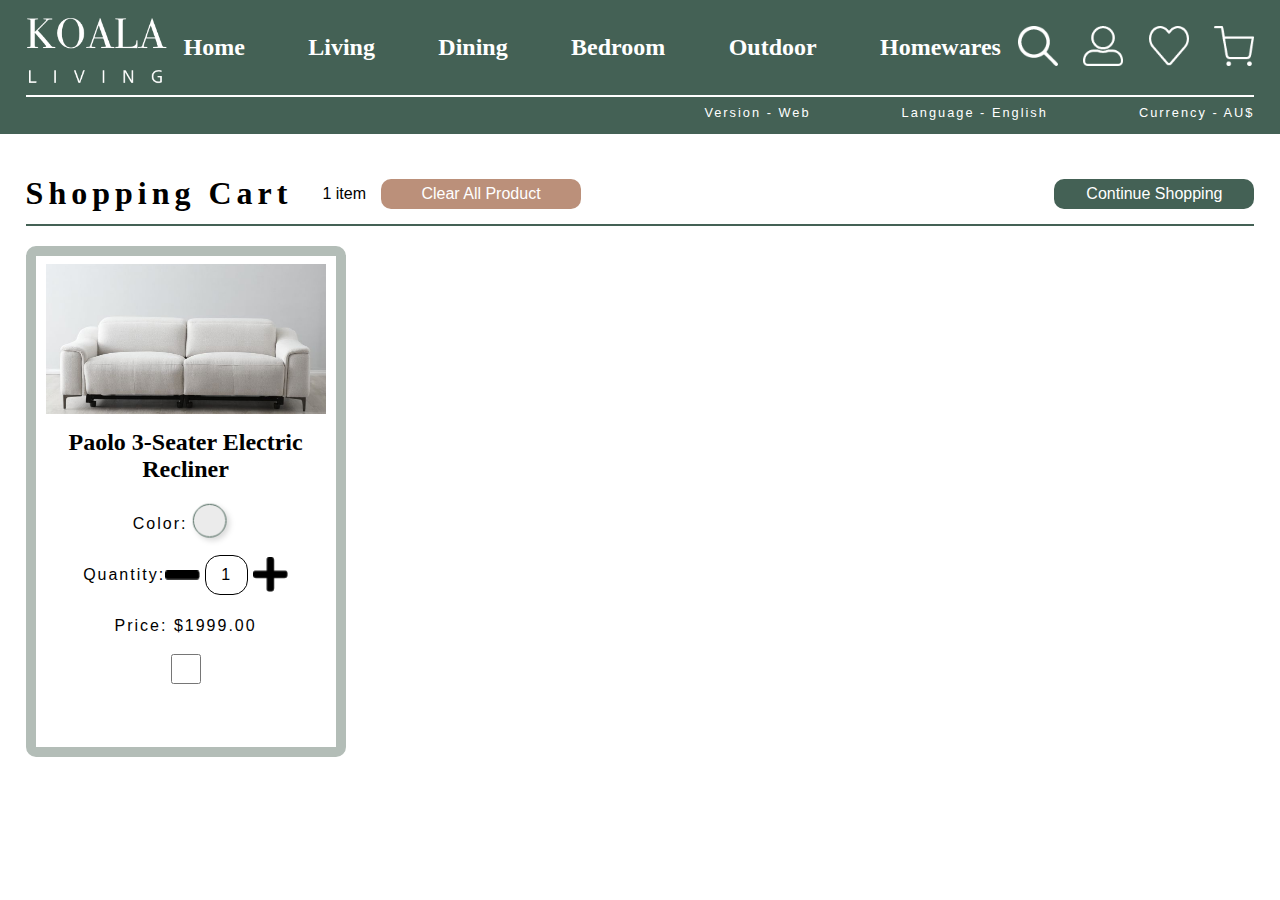
<file: Cart.html>
<!DOCTYPE html>
<html lang="en">
<head>
    <meta charset="UTF-8">
    <meta http-equiv="X-UA-Compatible" content="IE=edge">
    <meta name="viewport" content="width=device-width, initial-scale=1.0">
    <title>Cart</title>
    <link rel="stylesheet" href="./css/layout.css">
    <link rel="stylesheet" href="./css/categoryPage.css">
    <link rel="stylesheet" href="./css/mobile.css">
</head>
<body>
    <!--Header part-->
    <header>
        <!--Functions over the white line-->
        <div class = "Container upLine" id = "upLine">
            <img class = "logo" src = "./images/logo.png" alt = "logo"></img>
            <div class = "Container page">
                <div class = "btn-header"><a href = "index.html">Home</a></div>
                <div class = "btn-header" id = "clickBtn"><span id = "textInBtn">Living</span></div>
                <div class = "btn-header"><span>Dining</span></div>
                <div class = "btn-header"><span>Bedroom</span></div>
                <div class = "btn-header"><span>Outdoor</span></div>
                <div class = "btn-header"><span>Homewares</span></div>
            </div>
            <div class = "Container icon">
                <div class = "btn-header" id = "searchIcon" ><img src = "./images/searchIcon.png"></img></div>
                <div class = "btn-header" id = "userIcon" ><img src = "./images/userIcon.png"></img></div>
                <div class = "btn-header" id = "wishListIcon" onclick = "window.location.href = 'Wishlist.html'">
                    <img src = "./images/wishlistIcon.png"></img></div>
                <div class = "btn-header" id = "cartIcon" onclick = "window.location.href = 'Cart.html'">
                    <img src = "./images/cartIcon.png"></img></div>
            </div>
        </div>
        <!--Search Function-->
        <div class = "searchBar" id = "searchBar">
            <div class = "Container innerBar">
                <img id = "closeSearch" src = "./images/closeSearch.png"></img>
                <div><p>Velvet Sofa</p></div>
                <a href = "#"><img src = "./images/greenSearch.png"></img></a>
            </div>
        </div>
        <!--Functions under the white line-->
        <div class = "Container downLine">
            <div></div>
            <div class = "Container setting">
                <div class = "btn-setting" onclick = ""><span>Version - Web</span></div>
                <div class = "btn-setting" onclick = ""><span>Language - English</span></div>
                <div class = "btn-setting" onclick = ""><span>Currency - AU$</span></div>
            </div>
        </div>
        <!--Small Living Category in Header-->
        <div class = "livingCate" id = "categoryName">
            <div class = "Container living">
                <div class = "flexColumn">
                    <div class = "btn"><a href = "FabricSofas.html">Fabric Sofas</a></div>
                    <div class = "btn"><span>Coffee Tables</span></div>
                    <div class = "btn"><span>Ottomans</span></div>
                </div>
                <div class = "flexColumn">
                    <div class = "btn"><span>Leather Sofas</span></div>
                    <div class = "btn"><span>Side Tables</span></div>
                    <div class = "btn"><span>Office</span></div>
                </div>
                <div class = "flexColumn">
                    <div class = "btn"><span>Occasional Sofas</span></div>
                    <div class = "btn"><span>Entertainment Tables</span></div>
                    <div class = "btn"><span>Fabric & Leather Warranty</span></div>
                </div>
            </div>
        </div>

        <!--Confirm Frame-->
        <div class = "confirm" id = "addCartConfirm">
            <h4>It has been <span>successfully added</span>! There is <span>1 item</span> in your Cart!</h4>
            <div class = "btns-confirm">
                <button id = "viewCart" class = "btn-confirm brown">View Cart</button>
                <button id = "closeCart" class = "btn-confirm green">Continue Shopping</button>
            </div>
        </div>

        <!--Login Function-->
        <div class = "loginSection flexColumn" id = "loginSection">
            <div class = "upLogin">
                <h6>Hi,</h6>
                <h6>Miss Shirley Friday!</h6>
                <div class = "btn-login" onclick = "window.location.href = 'MyAccount.html'">
                    <h6 style="margin-left: 20px;" class = "itemInfo title">My Account</h6>
                    <img style="margin-left: 20px;" src = "./images/arrow.png"></img></div>
                <div class = "btn-login" onclick = "window.location.href = 'Order.html'">
                    <h6 style="margin-left: 20px;" class = "itemInfo title">View My Order</h6>
                    <img style="margin-left: 20px;" src = "./images/arrow.png"></img></div>          
            </div>
            <button class = "btn-confirm green" id = "closeLogin">Continue Shopping</button>
        </div>
    </header>

    <!--Mobile Header-->
    <!--Sidemenu-->
    <div class = "sidemenu" id = "sidemenu" style="display: none;">
        <div id = "normalDisplay">
            <div class = "headerPart" id = "sidemenuClose">
                <img src = "./images/leftArraw.png" style="margin-right: 15px;">
                <span>BACK</span>
            </div>
    
            <div class = "midPart">
                <span onclick = "window.location.href = 'MyAccount.html'">SHIRLEY</span>
                <img src = "./images/userIconBlack.png" style = "width: 25px; height: 25px;">
            </div>
    
            <div class = "midPart">
                <span onclick = "window.location.href = 'Wishlist.html'">WISHLIST</span>
                <img src = "./images/favoriteIconBlack.png" style = "width: 25px; height: 25px;">
            </div>
    
            <div class = "entrancesPart">
                <p onclick = "window.location.href = 'index.html'">Home</p>
                <p id = "livingBtn">Living</p>
                <p>Dining</p>
                <p>Bedroom</p>
                <p>Outdoor</p>
                <p>Homewares</p>
            </div>
    
            <div class = "footerPart">
                <p>Support</p>
                <p>Store Location</p>
            </div>
        </div>
        
        <div id = "livingDisplay" style = "display: none;">
            <div class = "headerPart" id = "livingDisplayClose">
                <img src = "./images/leftArraw.png" style="margin-right: 15px;">
                <span>BACK</span>
            </div>
            <div class = "entrancesPart">
                <p onclick = "window.location.href = 'FabricSofas.html'">Fabric Sofas</p>
                <p>Leather Sofas</p>
                <p style = "width:120px;">Occasional Chairs</p>
                <p>Coffee Tables</p>
                <p>Side Tables</p>
                <p style = "width:120px;">Entertainment Units</p>
                <p>Ottomans</p>
                <p>Office</p>
                <p style = "width:120px;">Fabric & Leather 
                    Protection Warranties</p>
            </div>
        </div>
    </div>

    <!--Mobile Header-->
    <div class = "mobile mobileHeader">
        <div class = "upperBar">
            <img class = "btn-mobileIcon" src = "./images/hamburgerBar.png" id = "humbargerBar">
            <img class = "logo" src = "./images/logo.png">
            <img class = "btn-mobileIcon" src = "./images/cartIcon.png" 
                onclick="window.location.href='Cart.html'">
        </div>
        <div class = "lowerBar">
            <div class = "naviBar mobileNavi">
                <a onclick = "javascript: history.back(-1)">Back to Shopping</a>
            </div>
            <img class = "searchIcon" id = "mobileSearchIcon" src = "./images/searchIcon.png"></img>
        </div>
        <!--Mobile Search Function-->
        <div class = "mobileSearchBar" id = "mobileSearchBar">
            <input type = "text" class = "inputSearch"/>
            <img id = "mobileCloseSearch" src = "./images/closeSearch.png" class = "searchIcon"
                style = "position: absolute; z-index: 101; left: 10px">
            
            <img src = "./images/greenSearch.png" class = "searchIcon"
                style = "position: absolute; z-index: 101; right: 10px;">
        </div>
    </div>

    <!--Main-->
    <main>
        <div class = "titleLine">
            <div class = "leftTitle">
                <h2>Shopping Cart</h2>
                <p>1 item</p>
                <button class = "btn-confirm lightBrown">Clear All Product</button>
                <p class = "orderTotal hidden" id = "orderTotal">Order Total: $1999.00</p>
                <button class = "btn-confirm brown hidden" id = "proceedCheckout" onclick = "window.location.href = 'Checkout.html'">
                    Proceed to Checkout</button>
            </div>
            <button class = "btn-confirm green" onclick = "javascript: history.back(-1)">Continue Shopping</button>
        </div>
        <div class = "itemList">
            <div class = "item1 cart">
                <img class = "smallProductPht" src = "./images/Sofas/sofa1.png"></img>
                <h5>Paolo 3-Seater Electric Recliner</h5>
                <div class = "group">
                    <p>Color:</p>
                    <img class = "color" src = "./images/color.png"></img>
                </div>
                <div class = "group">
                    <p>Quantity:</p>
                    <img class = "minus" src = "./images/minus.png"></img>
                    <p class = "qty">1</p>
                    <img class = "plus" src = "./images/plus.png"></img>
                </div>
                <div class = "group"><p>Price: $1999.00</p></div>
                <div class = "itemCheckbox">
                    <input type = "checkbox" value = "1" id = "chooseItem" class = "chooseItem" />
                </div>
                <div class = "group redText hidden" id = "subtotal"><p>Subtotal: $1999.00</p>
            </div>
        </div>
    </main>

    <!--Mobile Main Part-->
    <div class = "mobile mobileMain" style = "background-color: white; color:black;">
        <div class = "titleLine mobileTitle" style="margin: 0px 15px; padding-bottom: 20px;  margin-top: 50px;">
            <h2>Shopping Cart</h2>
            <button class = "mobileButton lightBrown">Clear All</button>
        </div>
        <div class = "itemList" id = "mobileItem">
            <div class = "item1 cart mobileCart" style="margin: 0px auto; height: 450px;">
                <img class = "smallProductPht" src = "./images/Sofas/sofa1.png"></img>
                <h2 style="font-size: 1.2rem;">Paolo 3-Seater Electric Recliner</h2>
                <div class = "group">
                    <p>Color:</p>
                    <img class = "color" src = "./images/color.png"></img>
                </div>
                <div class = "group">
                    <p>Quantity:</p>
                    <img style = "width: 20px; height: 5px;" class = "minus" src = "./images/minus.png"></img>
                    <p class = "qty">1</p>
                    <img style = "width: 20px; height: 20px;" class = "plus" src = "./images/plus.png"></img>
                </div>
                <div class = "group"><p>Price: $1999.00</p></div>
                <div class = "itemCheckbox">
                    <input type = "checkbox" value = "1" id = "chooseItemMobile" class = "chooseItem" />
                </div>
                <div class = "group redText hidden" id = "subtotalMobile"><p>Subtotal: $1999.00</p>
            </div>
        </div>
        <div class = "afterChoose">
            <p class = "orderTotal hidden" id = "orderTotalMobile">Order Total: $1999.00</p>
            <button class = "btn-confirm brown hidden" id = "proceedCheckoutMobile" onclick = "window.location.href = 'Checkout.html'">
                Proceed to Checkout</button>
        </div>
    </div>

    <!--Footer part-->
    <footer>
        <div class = "leftSide">

            <div class = "upSide">
                <a class = "info" href = "#">Store Location</a>
                <a class = "info" href = "#">Support</a>
            </div>
            <div class = "downSide">
                <p>Email Address: cs@koalaliving.com</p>
                <p>Contact Number: 1800 098 202</p>
            </div>
        </div>

        <div class = "rightSide">
            <div class = "upSide">
                <p>Follow Us @Koala_living</p>
            </div>
            <div class = "downSide">
                <p>Copyright 2019 Koala Living</p>
            </div>
        </div>

    </footer>

    <script src="./js/sidemenu.js"></script>
    <script src="./js/search.js"></script>
    <script src="./js/smallCategory.js"></script>
    <script src="./js/chooseItem.js"></script>
    <script src="./js/loginFunction.js"></script>
</body>
</html>
</file>
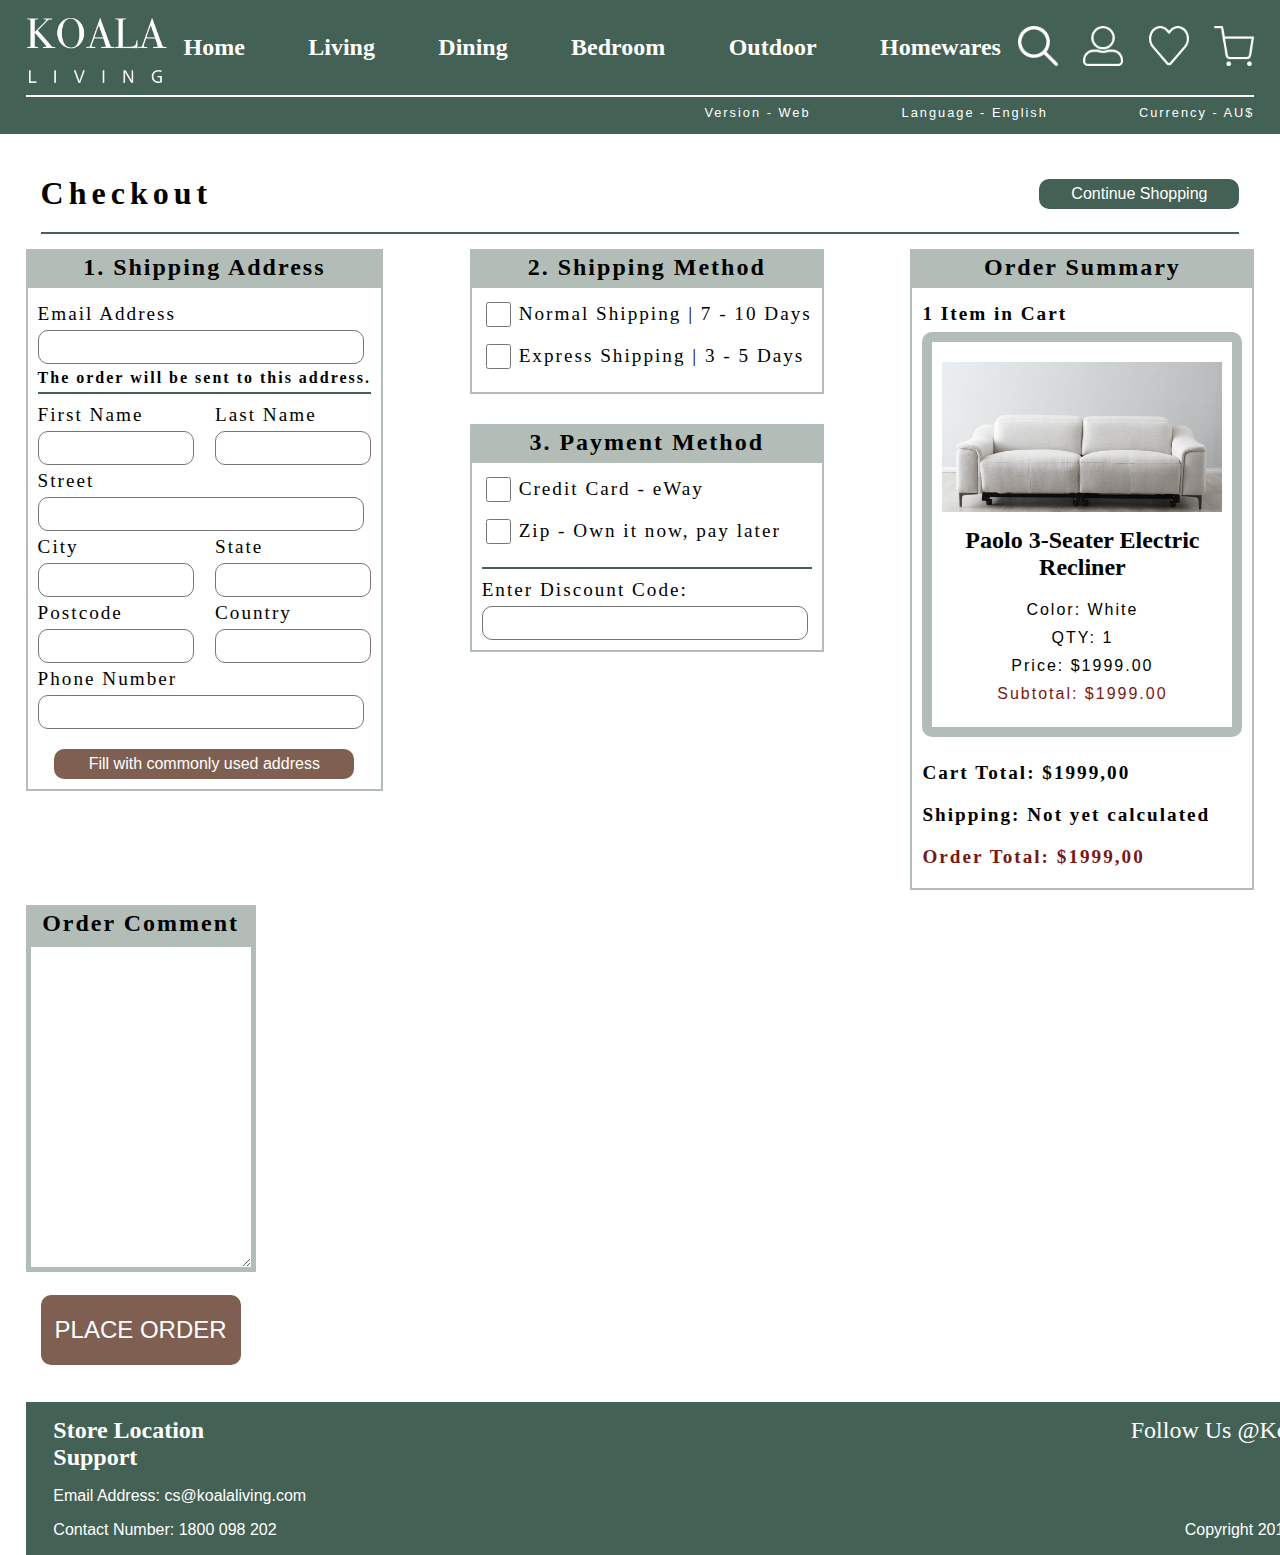
<file: Checkout.html>
<!DOCTYPE html>
<html lang="en">
<head>
    <meta charset="UTF-8">
    <meta http-equiv="X-UA-Compatible" content="IE=edge">
    <meta name="viewport" content="width=device-width, initial-scale=1.0">
    <title>Checkout</title>
    <link rel="stylesheet" href="./css/layout.css">
    <link rel="stylesheet" href="./css/categoryPage.css">
    <link rel="stylesheet" href="./css/mobile.css">
</head>
<body>
    <!--Header part-->
    <header>
        <!--Functions over the white line-->
        <div class = "Container upLine" id = "upLine">
            <img class = "logo" src = "./images/logo.png" alt = "logo"></img>
            <div class = "Container page">
                <div class = "btn-header"><a href = "index.html">Home</a></div>
                <div class = "btn-header" id = "clickBtn"><span id = "textInBtn">Living</span></div>
                <div class = "btn-header"><span>Dining</span></div>
                <div class = "btn-header"><span>Bedroom</span></div>
                <div class = "btn-header"><span>Outdoor</span></div>
                <div class = "btn-header"><span>Homewares</span></div>
            </div>
            <div class = "Container icon">
                <div class = "btn-header" id = "searchIcon" ><img src = "./images/searchIcon.png"></img></div>
                <div class = "btn-header" id = "userIcon" ><img src = "./images/userIcon.png"></img></div>
                <div class = "btn-header" id = "wishListIcon" onclick = "window.location.href = 'Wishlist.html'">
                    <img src = "./images/wishlistIcon.png"></img></div>
                <div class = "btn-header" id = "cartIcon" onclick = "window.location.href = 'Cart.html'">
                    <img src = "./images/cartIcon.png"></img></div>
            </div>
        </div>
        <!--Search Function-->
        <div class = "searchBar" id = "searchBar">
            <div class = "Container innerBar">
                <img id = "closeSearch" src = "./images/closeSearch.png"></img>
                <div><p>Velvet Sofa</p></div>
                <a href = "#"><img src = "./images/greenSearch.png"></img></a>
            </div>
        </div>
        <!--Functions under the white line-->
        <div class = "Container downLine">
            <div></div>
            <div class = "Container setting">
                <div class = "btn-setting" onclick = ""><span>Version - Web</span></div>
                <div class = "btn-setting" onclick = ""><span>Language - English</span></div>
                <div class = "btn-setting" onclick = ""><span>Currency - AU$</span></div>
            </div>
        </div>
        <!--Small Living Category in Header-->
        <div class = "livingCate" id = "categoryName">
            <div class = "Container living">
                <div class = "flexColumn">
                    <div class = "btn"><a href = "FabricSofas.html">Fabric Sofas</a></div>
                    <div class = "btn"><span>Coffee Tables</span></div>
                    <div class = "btn"><span>Ottomans</span></div>
                </div>
                <div class = "flexColumn">
                    <div class = "btn"><span>Leather Sofas</span></div>
                    <div class = "btn"><span>Side Tables</span></div>
                    <div class = "btn"><span>Office</span></div>
                </div>
                <div class = "flexColumn">
                    <div class = "btn"><span>Occasional Sofas</span></div>
                    <div class = "btn"><span>Entertainment Tables</span></div>
                    <div class = "btn"><span>Fabric & Leather Warranty</span></div>
                </div>
            </div>
        </div>

        <!--Login Function-->
        <div class = "loginSection flexColumn" id = "loginSection">
            <div class = "upLogin">
                <h6>Hi,</h6>
                <h6>Miss Shirley Friday!</h6>
                <div class = "btn-login" onclick = "window.location.href = 'MyAccount.html'">
                    <h6 style="margin-left: 20px;" class = "itemInfo title">My Account</h6>
                    <img style="margin-left: 20px;" src = "./images/arrow.png"></img></div>
                <div class = "btn-login" onclick = "window.location.href = 'Order.html'">
                    <h6 style="margin-left: 20px;" class = "itemInfo title">View My Order</h6>
                    <img style="margin-left: 20px;" src = "./images/arrow.png"></img></div>          
            </div>
            <button class = "btn-confirm green" id = "closeLogin">Continue Shopping</button>
        </div>
    </header>

    <!--Sidemenu-->
    <div class = "sidemenu" id = "sidemenu" style="display: none;">
        <div id = "normalDisplay">
            <div class = "headerPart" id = "sidemenuClose">
                <img src = "./images/leftArraw.png" style="margin-right: 15px;">
                <span>BACK</span>
            </div>
    
            <div class = "midPart">
                <span onclick = "window.location.href = 'MyAccount.html'">SHIRLEY</span>
                <img src = "./images/userIconBlack.png" style = "width: 25px; height: 25px;">
            </div>
    
            <div class = "midPart">
                <span onclick = "window.location.href = 'Wishlist.html'">WISHLIST</span>
                <img src = "./images/favoriteIconBlack.png" style = "width: 25px; height: 25px;">
            </div>
    
            <div class = "entrancesPart">
                <p onclick = "window.location.href = 'index.html'">Home</p>
                <p id = "livingBtn">Living</p>
                <p>Dining</p>
                <p>Bedroom</p>
                <p>Outdoor</p>
                <p>Homewares</p>
            </div>
    
            <div class = "footerPart">
                <p>Support</p>
                <p>Store Location</p>
            </div>
        </div>
        
        <div id = "livingDisplay" style = "display: none;">
            <div class = "headerPart" id = "livingDisplayClose">
                <img src = "./images/leftArraw.png" style="margin-right: 15px;">
                <span>BACK</span>
            </div>
            <div class = "entrancesPart">
                <p onclick = "window.location.href = 'FabricSofas.html'">Fabric Sofas</p>
                <p>Leather Sofas</p>
                <p style = "width:120px;">Occasional Chairs</p>
                <p>Coffee Tables</p>
                <p>Side Tables</p>
                <p style = "width:120px;">Entertainment Units</p>
                <p>Ottomans</p>
                <p>Office</p>
                <p style = "width:120px;">Fabric & Leather 
                    Protection Warranties</p>
            </div>
        </div>
    </div>

    <!--Mobile Header-->
    <div class = "mobile mobileHeader">
        <div class = "upperBar">
            <img class = "btn-mobileIcon" src = "./images/hamburgerBar.png" id = "humbargerBar">
            <img class = "logo" src = "./images/logo.png">
            <img class = "btn-mobileIcon" src = "./images/cartIcon.png" 
                onclick="window.location.href='Cart.html'">
        </div>
        <div class = "lowerBar">
            <div class = "naviBar mobileNavi">
                <a onclick = "javascript: history.back(-1)">Back to Shopping</a>
            </div>
            <img class = "searchIcon" id = "mobileSearchIcon" src = "./images/searchIcon.png"></img>
        </div>
        <!--Mobile Search Function-->
        <div class = "mobileSearchBar" id = "mobileSearchBar">
            <input type = "text" class = "inputSearch"/>
            <img id = "mobileCloseSearch" src = "./images/closeSearch.png" class = "searchIcon"
                style = "position: absolute; z-index: 101; left: 10px">
            
            <img src = "./images/greenSearch.png" class = "searchIcon"
                style = "position: absolute; z-index: 101; right: 10px;">
        </div>
    </div>

    <!--Main-->
    <div class= "checkoutMain">
        <div class = "titleLine mobileTitle" style="margin: 0px 15px; padding-bottom: 20px;">
            <h2>Checkout</h2>
            <button class = "btn-confirm green mobileInvisible" onclick = "javascript: history.back(-1)">Continue Shopping</button>
        </div>
        <div class = "Container checkoutForm mobileCheckoutForm">
            <div class = "flexColumn addressForm">
                <h5 class = "titleForm">1. Shipping Address</h5>
                <div class = "flexColumn innerForm">
                    <label>Email Address</label>
                    <input id = "email" type = "text" class = "formInput"/>
                    <h6 class = "reminder">The order will be sent to this address.</h6>
                    <div class = "group form">
                        <div class = "flexColumn">
                            <label>First Name</label>
                            <input id = "fName" type = "text" class = "formInput smallerForm"/>
                        </div>
                        <div class = "flexColumn">
                            <label>Last Name</label>
                            <input id = "lName" type = "text" class = "formInput smallerForm"/>
                        </div>
                    </div>
                    <label>Street</label>
                    <input id = "street" type = "text" class = "formInput"/>
                    <div class = "group form">
                        <div class = "flexColumn">
                            <label>City</label>
                            <input id = "city" type = "text" class = "formInput smallerForm"/>
                        </div>
                        <div class = "flexColumn">
                            <label>State</label>
                            <input id = "state" type = "text" class = "formInput smallerForm"/>
                        </div>
                    </div>
                    <div class = "group form">
                        <div class = "flexColumn">
                            <label>Postcode</label>
                            <input id = "postcode" type = "text" class = "formInput smallerForm"/>
                        </div>
                        <div class = "flexColumn">
                            <label>Country</label>
                            <input id = "country" type = "text" class = "formInput smallerForm"/>
                        </div>
                    </div>
                    <label>Phone Number</label>
                    <input id = "phoneNum" type = "text" class = "formInput"/>
                    <button class = "btn-confirm longerBtn brown" id = "automaticalFilling">Fill with commonly used address</button>
                </div>
            </div>

            <div class = "flexColumn special_justify">
                <div class = "shippingMethod">
                    <h5 class = "titleForm">2. Shipping Method</h5>
                    <div class = "flexColumn innerForm">
                        <div class = "group form">
                            <input type = "checkbox" value = "1" id = "normalShipping" class = "formCheckbox" />
                            <label class="choice">Normal Shipping | 7 - 10 Days</label>
                        </div>
                        <div class = "group form special_justify">
                            <input type = "checkbox" value = "1" id = "expressShipping" class = "formCheckbox" />
                            <label class="choice">Express Shipping | 3 - 5 Days</label>
                        </div>
                    </div>
                </div>
                <div class = "paymentMethod">
                    <h5 class = "titleForm">3. Payment Method</h5>
                    <div class = "flexColumn innerForm">
                        <div class = "group form special_justify">
                            <input type = "checkbox" value = "1" id = "normalShipping" class = "formCheckbox" />
                            <label class="choice">Credit Card - eWay</label>
                        </div>
                    
                        <div class = "group form special_justify">
                            <input type = "checkbox" value = "1" id = "expressShipping" class = "formCheckbox" />
                            <label class="choice">Zip - Own it now, pay later</label>
                        </div>
                        <label class = "discountCode">Enter Discount Code:</label>
                        <input type = "text" class = "formInput"/>
                    </div>
                </div>
            </div>

            <div class = "flexColumn orderSummary">
                <h5 class = "titleForm">Order Summary</h5>
                <div class = "flexColumn innerForm">
                    <h6>1 Item in Cart</h6>
                    <div class = "checkoutList">
                        <div class = "item1 checkoutItem">
                            <img class = "smallProductPht" src = "./images/Sofas/sofa1.png"></img>
                            <h5>Paolo 3-Seater Electric Recliner</h5>
                            <h6 class = "itemInfo">Color: White</h6>
                            <h6 class = "itemInfo">QTY: 1</h6>
                            <h6 class = "itemInfo">Price: $1999.00</h6>
                            <h6 class = "itemInfo redText">Subtotal: $1999.00</h6>
                        </div>
                    </div>
                    <h6 class = "priceCalculation">Cart Total: $1999,00</h6>
                    <h6 class = "priceCalculation">Shipping: Not yet calculated</h6>
                    <h6 class = "priceCalculation redText">Order Total: $1999,00</h6>
                </div>
            </div>

            <div class = "flexColumn orderComment">
                <h5 class = "titleForm">Order Comment</h5>
                <textarea class = "command innerForm mobileTextarea"></textarea>
                <button class = "btn-confirm placeOrder brown" onclick="window.location.href = 'SucessfullyPurchase.html'">
                    Place Order</button>
            </div>
        </div>


    </main>    

    <!--Footer part-->
    <footer>
        <div class = "leftSide">

            <div class = "upSide">
                <a class = "info" href = "#">Store Location</a>
                <a class = "info" href = "#">Support</a>
            </div>
            <div class = "downSide">
                <p>Email Address: cs@koalaliving.com</p>
                <p>Contact Number: 1800 098 202</p>
            </div>
        </div>

        <div class = "rightSide">
            <div class = "upSide">
                <p>Follow Us @Koala_living</p>
            </div>
            <div class = "downSide">
                <p>Copyright 2019 Koala Living</p>
            </div>
        </div>

    </footer>

    <script src="./js/sidemenu.js"></script>
    <script src="./js/search.js"></script>
    <script src="./js/smallCategory.js"></script>
    <script src="./js/loginFunction.js"></script>
    <script src="./js/automaticallyFill.js"></script>
    
</body>
</html>
</file>
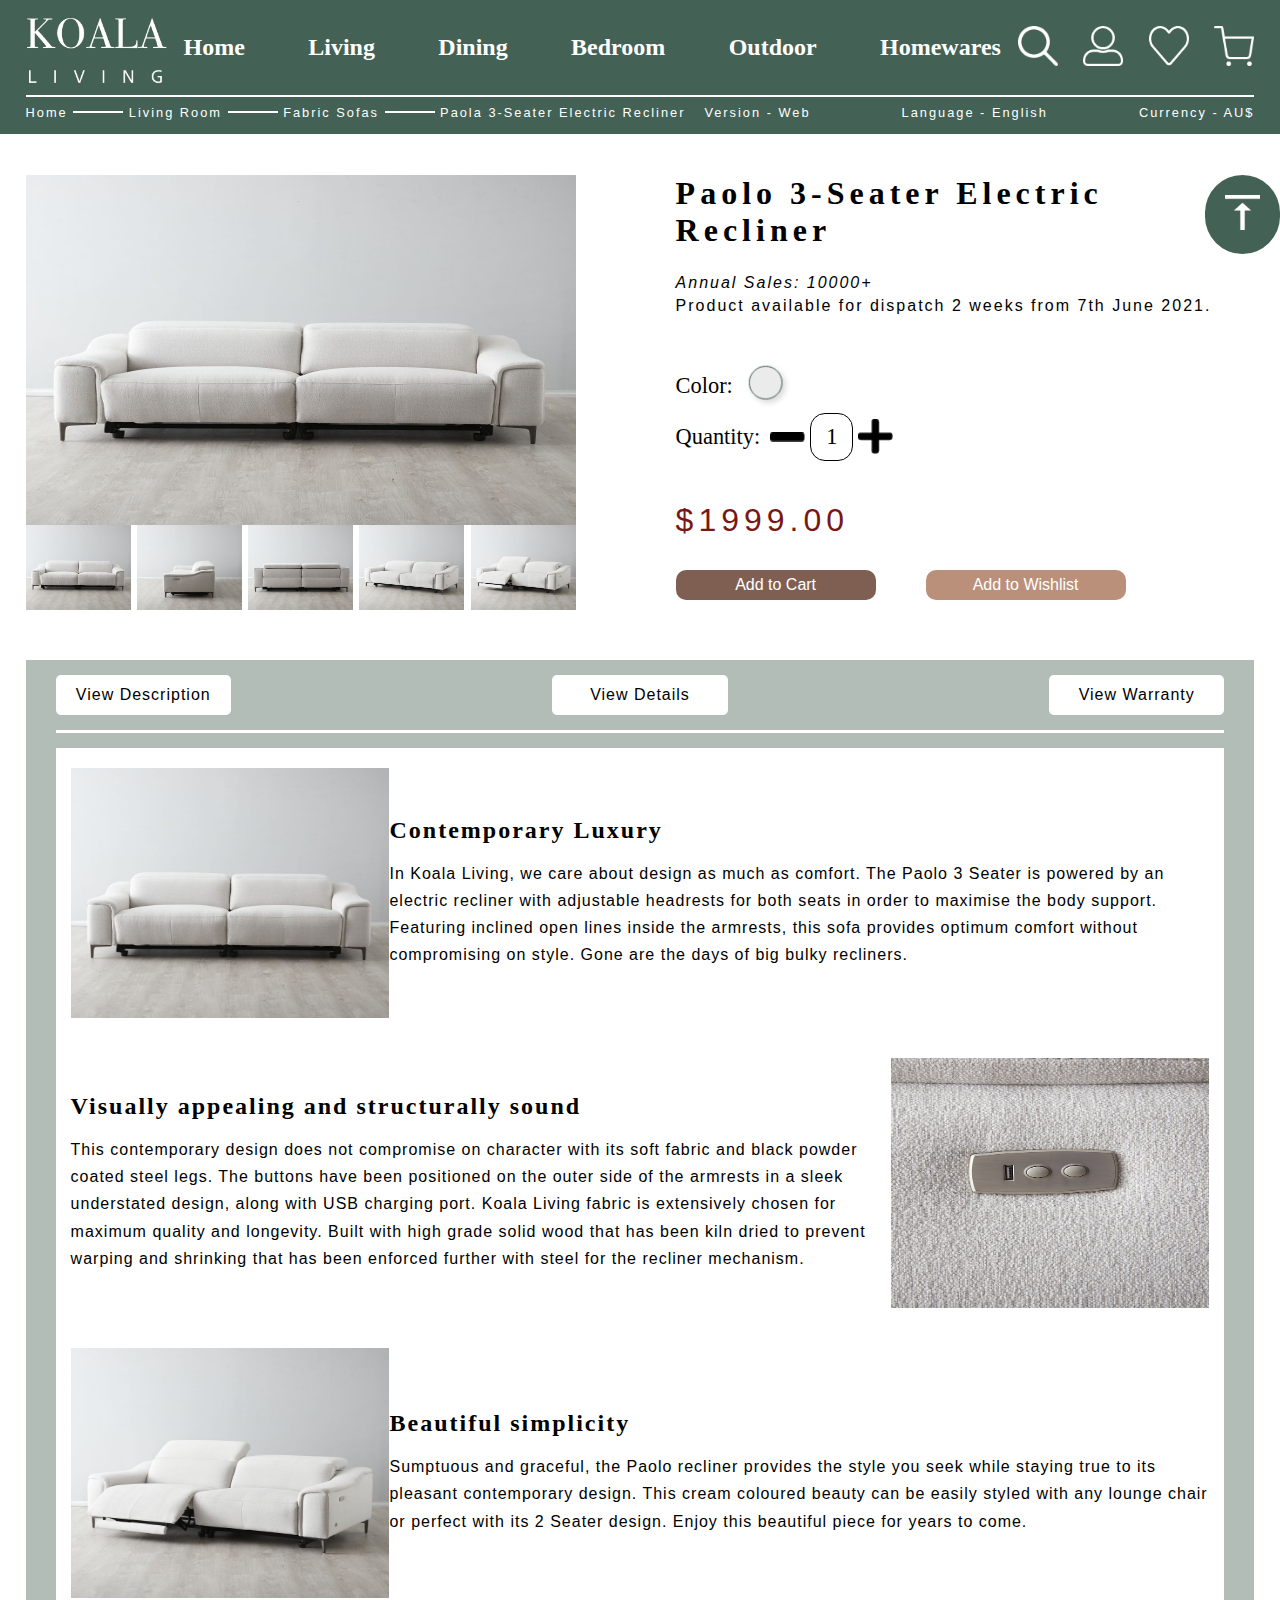
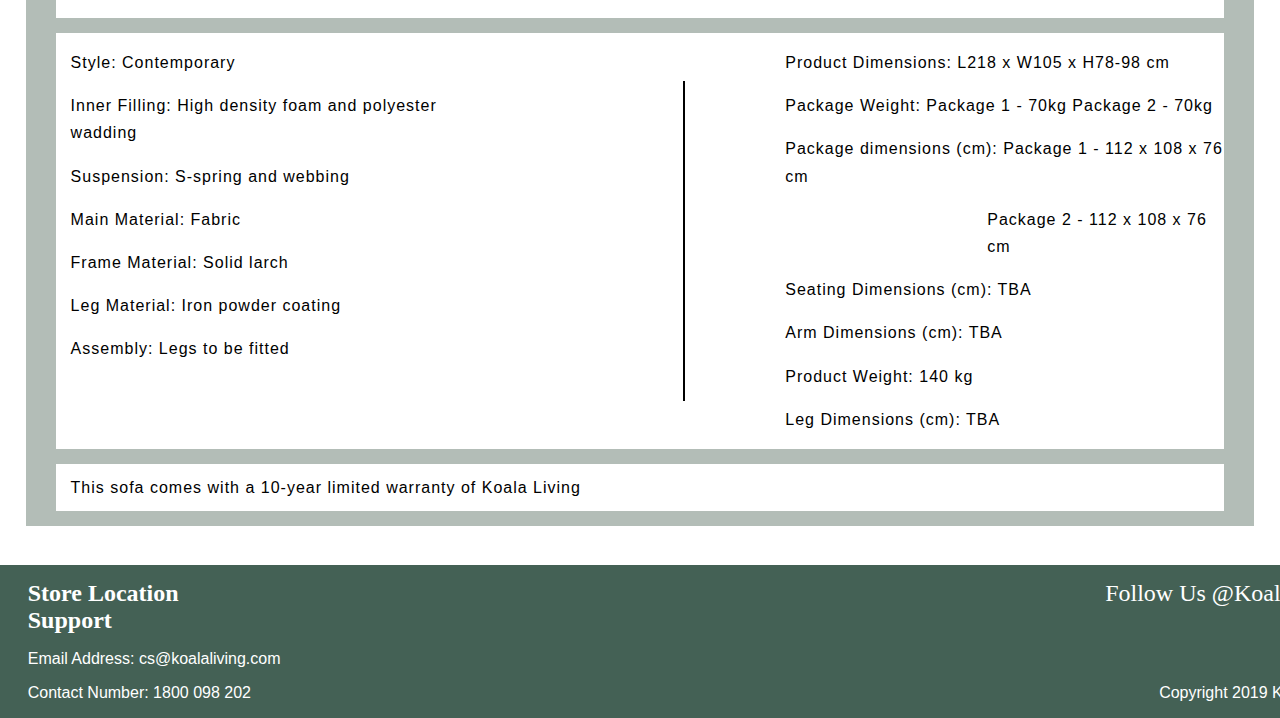
<file: DetailedProduct.html>
<!DOCTYPE html>
<html lang="en">
<head>
    <meta charset="UTF-8">
    <meta http-equiv="X-UA-Compatible" content="IE=edge">
    <meta name="viewport" content="width=device-width, initial-scale=1.0">
    <title>Paola 3-Seater Electric Recliner</title>
    <link rel="stylesheet" href="./css/layout.css">
    <link rel="stylesheet" href="./css/categoryPage.css">
    <link rel="stylesheet" href="./css/mobile.css">
</head>
<body>
    <!--Header part-->
    <header>
        <!--Functions over the white line-->
        <div class = "Container upLine" id = "upLine">
            <img class = "logo" src = "./images/logo.png" alt = "logo"></img>
            <div class = "Container page">
                <div class = "btn-header"><a href = "index.html">Home</a></div>
                <div class = "btn-header" id = "clickBtn"><span id = "textInBtn">Living</span></div>
                <div class = "btn-header"><span>Dining</span></div>
                <div class = "btn-header"><span>Bedroom</span></div>
                <div class = "btn-header"><span>Outdoor</span></div>
                <div class = "btn-header"><span>Homewares</span></div>
            </div>
            <div class = "Container icon">
                <div class = "btn-header" id = "searchIcon" ><img src = "./images/searchIcon.png"></img></div>
                <div class = "btn-header" id = "userIcon" ><img src = "./images/userIcon.png"></img></div>
                <div class = "btn-header" id = "wishListIcon" onclick = "window.location.href = 'Wishlist.html'">
                    <img src = "./images/wishlistIcon.png"></img></div>
                <div class = "btn-header" id = "cartIcon" onclick = "window.location.href = 'Cart.html'">
                    <img src = "./images/cartIcon.png"></img></div>
            </div>
        </div>
        <!--Search Function-->
        <div class = "searchBar" id = "searchBar">
            <div class = "Container innerBar">
                <img id = "closeSearch" src = "./images/closeSearch.png"></img>
                <div><p>Velvet Sofa</p></div>
                <a href = "#"><img src = "./images/greenSearch.png"></img></a>
            </div>
        </div>
        <!--Functions under the white line-->
        <div class = "Container downLine">

            <div class = "naviBar">
                <a href = "index.html">Home</a>
                <img src = "./images/naviLine.png"></img>
                <a href = "Living.html">Living Room</a>
                <img src = "./images/naviLine.png"></img>
                <a href = "FabricSofas.html">Fabric Sofas</a>
                <img src = "./images/naviLine.png"></img>
                <a>Paola 3-Seater Electric Recliner</a>
            </div>

            <div class = "Container setting">
                <div class = "btn-setting" onclick = ""><span>Version - Web</span></div>
                <div class = "btn-setting" onclick = ""><span>Language - English</span></div>
                <div class = "btn-setting" onclick = ""><span>Currency - AU$</span></div>
            </div>
        </div>
        <!--Small Category of living room furnitures in Header-->
        <div class = "livingCate" id = "categoryName">
            <div class = "Container living">
                <div class = "flexColumn">
                    <div class = "btn"><a href = "FabricSofas.html">Fabric Sofas</a></div>
                    <div class = "btn"><span>Coffee Tables</span></div>
                    <div class = "btn"><span>Ottomans</span></div>
                </div>
                <div class = "flexColumn">
                    <div class = "btn"><span>Leather Sofas</span></div>
                    <div class = "btn"><span>Side Tables</span></div>
                    <div class = "btn"><span>Office</span></div>
                </div>
                <div class = "flexColumn">
                    <div class = "btn"><span>Occasional Sofas</span></div>
                    <div class = "btn"><span>Entertainment Tables</span></div>
                    <div class = "btn"><span>Fabric & Leather Warranty</span></div>
                </div>
            </div>
        </div>

        <!--Confirm Frame-->
        <div class = "confirm" id = "favoriteConfirm">
            <h4>It has been <span>successfully added</span>! You can find it in Wishlist!</h4>
            <div class = "btns-confirm">
                <button id = "viewWishList" class = "btn-confirm brown">View Wishlist</button>
                <button id = "closeFavorite" class = "btn-confirm green">Continue Shopping</button>
            </div>
        </div>

        <div class = "confirm" id = "addCartConfirm">
            <h4>It has been <span>successfully added</span>! There is <span>1 item</span> in your Cart!</h4>
            <div class = "btns-confirm">
                <button id = "viewCart" class = "btn-confirm brown">View Cart</button>
                <button id = "closeCart" class = "btn-confirm green">Continue Shopping</button>
            </div>
        </div>

        <!--Login Function-->
        <div class = "loginSection flexColumn" id = "loginSection">
            <div class = "upLogin">
                <h6>Hi,</h6>
                <h6>Miss Shirley Friday!</h6>
                <div class = "btn-login" onclick = "window.location.href = 'MyAccount.html'">
                    <h6 style="margin-left: 20px;" class = "itemInfo title">My Account</h6>
                    <img style="margin-left: 20px;" src = "./images/arrow.png"></img></div>
                <div class = "btn-login" onclick = "window.location.href = 'Order.html'">
                    <h6 style="margin-left: 20px;" class = "itemInfo title">View My Order</h6>
                    <img style="margin-left: 20px;" src = "./images/arrow.png"></img></div>          
            </div>
            <button class = "btn-confirm green" id = "closeLogin">Continue Shopping</button>
        </div>
    </header>

    <!--Sidemenu-->
    <div class = "sidemenu" id = "sidemenu" style="display: none;">
        <div id = "normalDisplay">
            <div class = "headerPart" id = "sidemenuClose">
                <img src = "./images/leftArraw.png" style="margin-right: 15px;">
                <span>BACK</span>
            </div>
    
            <div class = "midPart">
                <span onclick = "window.location.href = 'MyAccount.html'">SHIRLEY</span>
                <img src = "./images/userIconBlack.png" style = "width: 25px; height: 25px;">
            </div>
    
            <div class = "midPart">
                <span onclick = "window.location.href = 'Wishlist.html'">WISHLIST</span>
                <img src = "./images/favoriteIconBlack.png" style = "width: 25px; height: 25px;">
            </div>
    
            <div class = "entrancesPart">
                <p onclick = "window.location.href = 'index.html'">Home</p>
                <p id = "livingBtn">Living</p>
                <p>Dining</p>
                <p>Bedroom</p>
                <p>Outdoor</p>
                <p>Homewares</p>
            </div>
    
            <div class = "footerPart">
                <p>Support</p>
                <p>Store Location</p>
            </div>
        </div>
        
        <div id = "livingDisplay" style = "display: none;">
            <div class = "headerPart" id = "livingDisplayClose">
                <img src = "./images/leftArraw.png" style="margin-right: 15px;">
                <span>BACK</span>
            </div>
            <div class = "entrancesPart">
                <p onclick = "window.location.href = 'FabricSofas.html'">Fabric Sofas</p>
                <p>Leather Sofas</p>
                <p style = "width:120px;">Occasional Chairs</p>
                <p>Coffee Tables</p>
                <p>Side Tables</p>
                <p style = "width:120px;">Entertainment Units</p>
                <p>Ottomans</p>
                <p>Office</p>
                <p style = "width:120px;">Fabric & Leather 
                    Protection Warranties</p>
            </div>
        </div>
    </div>

    <!--Mobile Header-->
    <div class = "mobile mobileHeader">
        <div class = "upperBar">
            <img class = "btn-mobileIcon" src = "./images/hamburgerBar.png" id = "humbargerBar">
            <img class = "logo" src = "./images/logo.png">
            <img class = "btn-mobileIcon" src = "./images/cartIcon.png" 
                onclick="window.location.href='Cart.html'">
        </div>
        <div class = "lowerBar">
            <div class = "naviBar mobileNavi">
                <a href = "index.html">Home</a>
                <img style= "width: 15px; height: 2px;" src = "./images/naviLine.png"></img>
                <a href="Living.html">Living Room</a>
                <img style= "width: 15px; height: 2px;" src = "./images/naviLine.png"></img>
                <a href="FabricSofas.html">Fabric Sofas</a>
                <img style= "width: 15px; height: 2px;" src = "./images/naviLine.png"></img>
                <a>Paolo 3-Seater Electric Recliner</a>
            </div>
            <img class = "searchIcon" id = "mobileSearchIcon" src = "./images/searchIcon.png"></img>
        </div>

        <!--Mobile Search Function-->
        <div class = "mobileSearchBar" id = "mobileSearchBar">
            <input type = "text" class = "inputSearch"/>
            <img id = "mobileCloseSearch" src = "./images/closeSearch.png" class = "searchIcon"
                style = "position: absolute; z-index: 101; left: 10px">
            
            <img src = "./images/greenSearch.png" class = "searchIcon"
                style = "position: absolute; z-index: 101; right: 10px;">
        </div>

        <!--Mobile Add Product Confirmation-->
        <div class = "addProduct" id = "addProduct">
            <div class = "firstConfirm" id = "firstConfirm">
                <div class = "group">
                    <p>Color:</p>
                    <img class = "color" src = "./images/color.png"></img>
                </div>
                <div class = "group">
                    <p>Quantity:</p>
                    <img style = "width: 20px; height: 5px;" class = "minus" src = "./images/minus.png"></img>
                    <p class = "qty">1</p>
                    <img style = "width: 20px; height: 20px;" class = "plus" src = "./images/plus.png"></img>
                </div>
                <div class = "btnGroups">
                    <button class = "mobileButton green" id = "mobileCancel">Cancel</button>
                    <button class = "mobileButton brown"id = "confirmBtn">Add to Cart</button>
                </div>
            </div>

            <div class = "secondConfirm" id = "secondConfirm">
                <h4 style="font-weight: 400;">It has been <span>successfully added</span>! There is <span>1 item</span> in your Cart!</h4>
                <div class = "btns-confirm" style="flex-direction: column; width: max-content;">
                    <button onclick = "window.location.href = 'Cart.html'" class = "btn-confirm brown" 
                        style="margin: 0px auto; width: 300px; margin-bottom: 10px;">
                        View Cart
                    </button>
                    <button id = "mobileCloseReminder" class = "btn-confirm green" 
                        style="margin: 0px auto; width: 300px">
                        Continue Shopping
                    </button>
                </div>
            </div>

            <div class = "wishlistConfirm" id = "wishlistConfirm" style = "display: none;">
                <h4 style="font-weight: 400;">It has been <span>successfully added</span>! You can find it in Wishlist!</h4>
                <div class = "btns-confirm" style="flex-direction: column; width: max-content;">
                    <button onclick = "window.location.href = 'Wishlist.html'" class = "btn-confirm brown" 
                        style="margin: 0px auto; width: 300px; margin-bottom: 10px;">
                        View Wishlist
                    </button>
                    <button id = "mobileCloseFavorite" class = "btn-confirm green" 
                        style="margin: 0px auto; width: 300px">
                        Continue Shopping
                    </button>
                </div>
            </div>

        </div>
    </div>

    <!--Main Part-->
    <main>
        <div class = "pageTop" id = "pageTop"></div>
        <a class = "green btn-circle" href = "#pageTop"><img class = "alignTop" src = "./images/align-top.png"></a>
        <div class = "Container upDetails special_justify">
            <div class = "flexColumn detailedPhoto">
                <img id = "photoDisplay" src = "./images/photo1.png" width="550px" height="350px"></img>
                <div id = "description"></div>
                <div class = "imgGroup">
                    <img id = "img01" src = "./images/photo1.png"></img>
                    <img id = "img02" src = "./images/photo2.png"></img>
                    <img id = "img03" src = "./images/photo3.png"></img>
                    <img id = "img04" src = "./images/photo4.png"></img>
                    <img id = "img05" src = "./images/photo5.png"></img>
                </div>
            </div>
            <div class = "flexColumn productIntro" style="margin-left: 100px;">
                <h2>Paolo 3-Seater Electric Recliner</h2>
                <div style = "margin: 20px 0px;">
                    <h6 class = "itemInfo" style="font-style: italic; font-weight: 400;"> Annual Sales: 10000+</h6>
                    <h6 class = "itemInfo">Product available for dispatch 2 weeks from 7th June 2021.</h6>
                </div>
                <div style = "margin: 20px 0px;">
                    <div class = "group">
                        <p style="margin-right: 10px;">Color:</p>
                        <img class = "color" src = "./images/color.png"></img>
                    </div>
                    <div class = "group">
                        <p style="margin-right: 10px;">Quantity:</p>
                        <img class = "minus" src = "./images/minus.png"></img>
                        <p class = "qty">1</p>
                        <img class = "plus" src = "./images/plus.png"></img>
                    </div>
                </div>
                <h2 class = "priceDisplay">$1999.00</h2>
                <div class = "group">
                    <button id = "addCartIcon" class = "btn-confirm brown btn-productIntro">Add to Cart</button>
                    <button id = "favorite" class = "btn-confirm lightBrown btn-productIntro">Add to Wishlist</button>
                </div>
            </div>
        </div>
        <div class = "downDetails">
            <div class = "Container acceleratorGroup">
                <div class="btn-accelerator"><a href="#description">View Description</a></div>
                <div class="btn-accelerator"><a href="#productDetails">View Details</a></div>
                <div class="btn-accelerator"><a href="#warranty">View Warranty</a></div>
            </div>

            <div class = "description flexColumn">
                <div class = "Container">
                    <img src = "./images/photo1.png" width="350px" height="250px"></img>
                    <div class = "paragraph">
                        <h5>Contemporary Luxury</h5>
                        <p>In Koala Living, we care about design as much as comfort. The Paolo 3 Seater is 
                            powered by an electric recliner with adjustable headrests for both seats in order to 
                            maximise the body support. Featuring inclined open lines inside the armrests, this 
                            sofa provides optimum comfort without compromising on style. Gone are the days 
                            of big bulky recliners.</p>
                    </div>
                </div>
                <div class = "Container">
                    <div class = "paragraph">
                        <h5>Visually appealing and structurally sound</h5>
                        <p>This contemporary design does not compromise on character with its soft fabric and 
                            black powder coated steel legs. The buttons have been positioned on the outer side of 
                            the armrests in a sleek understated design, along with USB charging port. Koala Living 
                            fabric is extensively chosen for maximum quality and longevity. Built with high grade 
                            solid wood that has been kiln dried to prevent warping and shrinking that has been 
                            enforced further with steel for the recliner mechanism.</p>
                    </div>
                    <img src = "./images/photo6.png" width="350px" height="250px"></img>
                </div>
                <div class = "Container">
                    <img src = "./images/photo5.png" width="350px" height="250px"></img>
                    <div class = "paragraph">
                        <h5>Beautiful simplicity</h5>
                        <div id = "productDetails"></div>
                        <p>Sumptuous and graceful, the Paolo recliner provides the style you seek while staying
                            true to its pleasant contemporary design. This cream coloured beauty can be easily 
                            styled with any lounge chair or perfect with its 2 Seater design. Enjoy this beautiful
                            piece for years to come.</p>
                    </div>
                </div>
            </div>
            
            <div class = "Container productDetails special_justify">
                <div class = "leftDetails">
                    <p>Style: Contemporary</p>
                    <p>Inner Filling: High density foam and polyester wadding</p>
                    <p>Suspension: S-spring and webbing</p>
                    <p>Main Material: Fabric</p>
                    <div id = "warranty"></div>
                    <p>Frame Material: Solid larch</p>
                    <p>Leg Material: Iron powder coating</p>
                    <p>Assembly: Legs to be fitted</p>
                </div>
                <div class = "middleLine"></div>
                <div class = "rightDetails">
                    <p>Product Dimensions: L218 x W105 x H78-98 cm</p>
                    <p>Package Weight:  Package 1 - 70kg  Package 2 - 70kg</p>
                    <p>Package dimensions (cm): Package 1 - 112 x 108 x 76 cm</p>
                    <p style="margin-left: 46%;">Package 2 - 112 x 108 x 76 cm</p>
                    <p>Seating Dimensions (cm): TBA</p>
                    <p>Arm Dimensions (cm): TBA</p>
                    <p>Product Weight: 140 kg</p>
                    <p>Leg Dimensions (cm): TBA</p>
                </div>
            </div>

            <p class = "warranty">This sofa comes with a 10-year limited warranty of Koala Living</p>

        </div>
    </main>

    <!--Mobile Main Part-->
    <div class = "mobile mobileMain detailedPageMobile"
        style = "background-color: white; color: black;margin-bottom: 200px; margin-top: 0px;">
        <div id = "detailedProductTop" style="position: absolute; top: 0;"></div>
        <div class = "productInfoMobile" style="margin-top: 150px;">
            <div class = "flexColumn detailedPhoto">
                <img id = "photoDisplayMobile" src = "./images/photo1.png" width="345px" height="200px"></img>
                <div class = "imgGroupMobile">
                    <img class = "mobileProductImg" id = "img01Mobile" src = "./images/photo1.png"></img>
                    <img class = "mobileProductImg" id = "img02Mobile" src = "./images/photo2.png"></img>
                    <img class = "mobileProductImg" id = "img03Mobile" src = "./images/photo3.png"></img>
                    <img class = "mobileProductImg" id = "img04Mobile" src = "./images/photo4.png"></img>
                    <img class = "mobileProductImg" id = "img05Mobile" src = "./images/photo5.png"></img>
                </div>
            </div>
            <div class = "shortTextIntro">
                <h2>Paolo 3-Seater Electric Recliner</h2>
                <p style="font-style: italic;">Annual Sales: 10000+</p>
                <p>Product available for dispatch 
                    <span style="color: #781715">2 weeks</span> 
                    from 7th June 2021.</p>

            </div>
        </div>
        <div class = "detailedInfoMobile">
            <div class = "productDescription">
                <div class = "descriptClick" id = "descriptClick">
                    <h3>Product Description</h3>
                    <div><img src = "./images/arrowDown.png"></div>
                </div>
                <div class = "textDescription" id = "textDescription">
                    <img src = "./images/photo1.png">
                    <h3>Contemporary Luxury</h3>
                    <p>In Koala Living, we care about design as much as 
                        comfort. The Paolo 3 Seater is powered by an 
                        electric recliner with adjustable headrests for both 
                        seats in order to maximise the body support. 
                        Featuring inclined open lines inside the armrests, 
                        this sofa provides optimum comfort without 
                        compromising on style. Gone are the days of big 
                        bulky recliners.
                    </p>
                    <img src = "./images/photo6.png">
                    <h3>Visually appealing and structurally sound</h3>
                    <p>This contemporary design does not compromise on 
                        character with its soft fabric and black powder coated 
                        steel legs. The buttons have been positioned on the outer 
                        side of the armrests in a sleek understated design, along 
                        with USB charging port. Koala Living fabric is extensively 
                        chosen for maximum quality and longevity. Built with high 
                        grade solid wood that has been kiln dried to prevent warping 
                        and shrinking that has been enforced further with steel for 
                        the recliner mechanism.
                    </p>
                    <img src = "./images/photo5.png">
                    <h3>Beautiful simplicity</h3>
                    <p>Sumptuous and graceful, the Paolo recliner provides the style 
                        you seek while staying true to its pleasant contemporary 
                        design. This cream coloured beauty can be easily styled with 
                        any lounge chair or perfect with its 2 Seater design. Enjoy 
                        this beautiful piece for years to come.
                    </p>
                </div>
            </div>
            <div class = "productDescription">
                <div class = "descriptClick" id = "detailsClick">
                    <h3>Product Details</h3>
                    <div><img src = "./images/arrowDown.png"></div>
                </div>
                <div style = "padding-top: 20px" class = "textDescription" id = "textDetails">
                    <p>Style: Contemporary</p>
                    <p>Inner Filling: High density foam and polyester wadding</p>
                    <p>Suspension: S-spring and webbing</p>
                    <p>Main Material: Fabric</p>
                    <p>Frame Material: Solid larch</p>
                    <p>Leg Material: Iron powder coating</p>
                    <p>Assembly: Legs to be fitted</p>
                    <p>Product Dimensions: L218 x W105 x H78-98 cm</p>
                    <p>Package Weight:  Package 1 - 70kg; Package 2 - 70kg</p>
                    <p>Package dimensions (cm): Package 1 - 112 x 108 x 76 cm; Package 2 - 112 x 108 x 76 cm</p>
                    <p>Seating Dimensions (cm): TBA</p>
                    <p>Arm Dimensions (cm): TBA</p>
                    <p>Product Weight: 140 kg</p>
                    <p>Leg Dimensions (cm): TBA</p>
                </div>
            </div>
            <div class = "productDescription">
                <div class = "descriptClick" id = "warrantyClick">
                    <h3>Product Warranty</h3>
                    <div><img src = "./images/arrowDown.png"></div>
                </div>
                <div style = "padding-top: 20px" class = "textDescription" id = "textWarranty">
                    <p>This sofa comes with a 10-year limited warranty of Koala Living</p>
                </div>
            </div>
        </div>
    </div>

    <!--Footer part-->
    <footer>
        <div class = "leftSide">

            <div class = "upSide">
                <a class = "info" href = "#">Store Location</a>
                <a class = "info" href = "#">Support</a>
            </div>
            <div class = "downSide">
                <p>Email Address: cs@koalaliving.com</p>
                <p>Contact Number: 1800 098 202</p>
            </div>
        </div>

        <div class = "rightSide">
            <div class = "upSide">
                <p>Follow Us @Koala_living</p>
            </div>
            <div class = "downSide">
                <p>Copyright 2019 Koala Living</p>
            </div>
        </div>

    </footer>

    <!--Mobile Footer-->
    <div class = "mobile mobileFooter fixedFooter">
        <div class = "underLine">
            <div class = "footerUpper">
                <h4 style="font-size: 1.2rem; font-weight: 360; margin: 10px 0px">$1999.00</h4>
                <img onclick = "window.location.href = '#detailedProductTop'" src = "./images/mobileMoveTop.png">
                <img id = "mobileFavorite" style = "cursor: pointer" src = "./images/smallerFavourite.png">
                <button class = "mobileButton brown"id = "mobileAddCart">Add to Cart</button>
            </div>
        </div>
    </div>

    <script src="./js/sidemenu.js"></script>
    <script src="./js/mobileAddToFavorite.js"></script>
    <script src="./js/mobileAddToCart.js"></script>
    <script src="./js/search.js"></script>
    <script src="./js/smallCategory.js"></script>
    <script src="./js/confirm.js"></script>
    <script src="./js/loginFunction.js"></script>
    <script src="./js/clickPhoto.js"></script>
    <script src="./js/descriptionDisplay.js"></script>
</body>
</html>
</file>
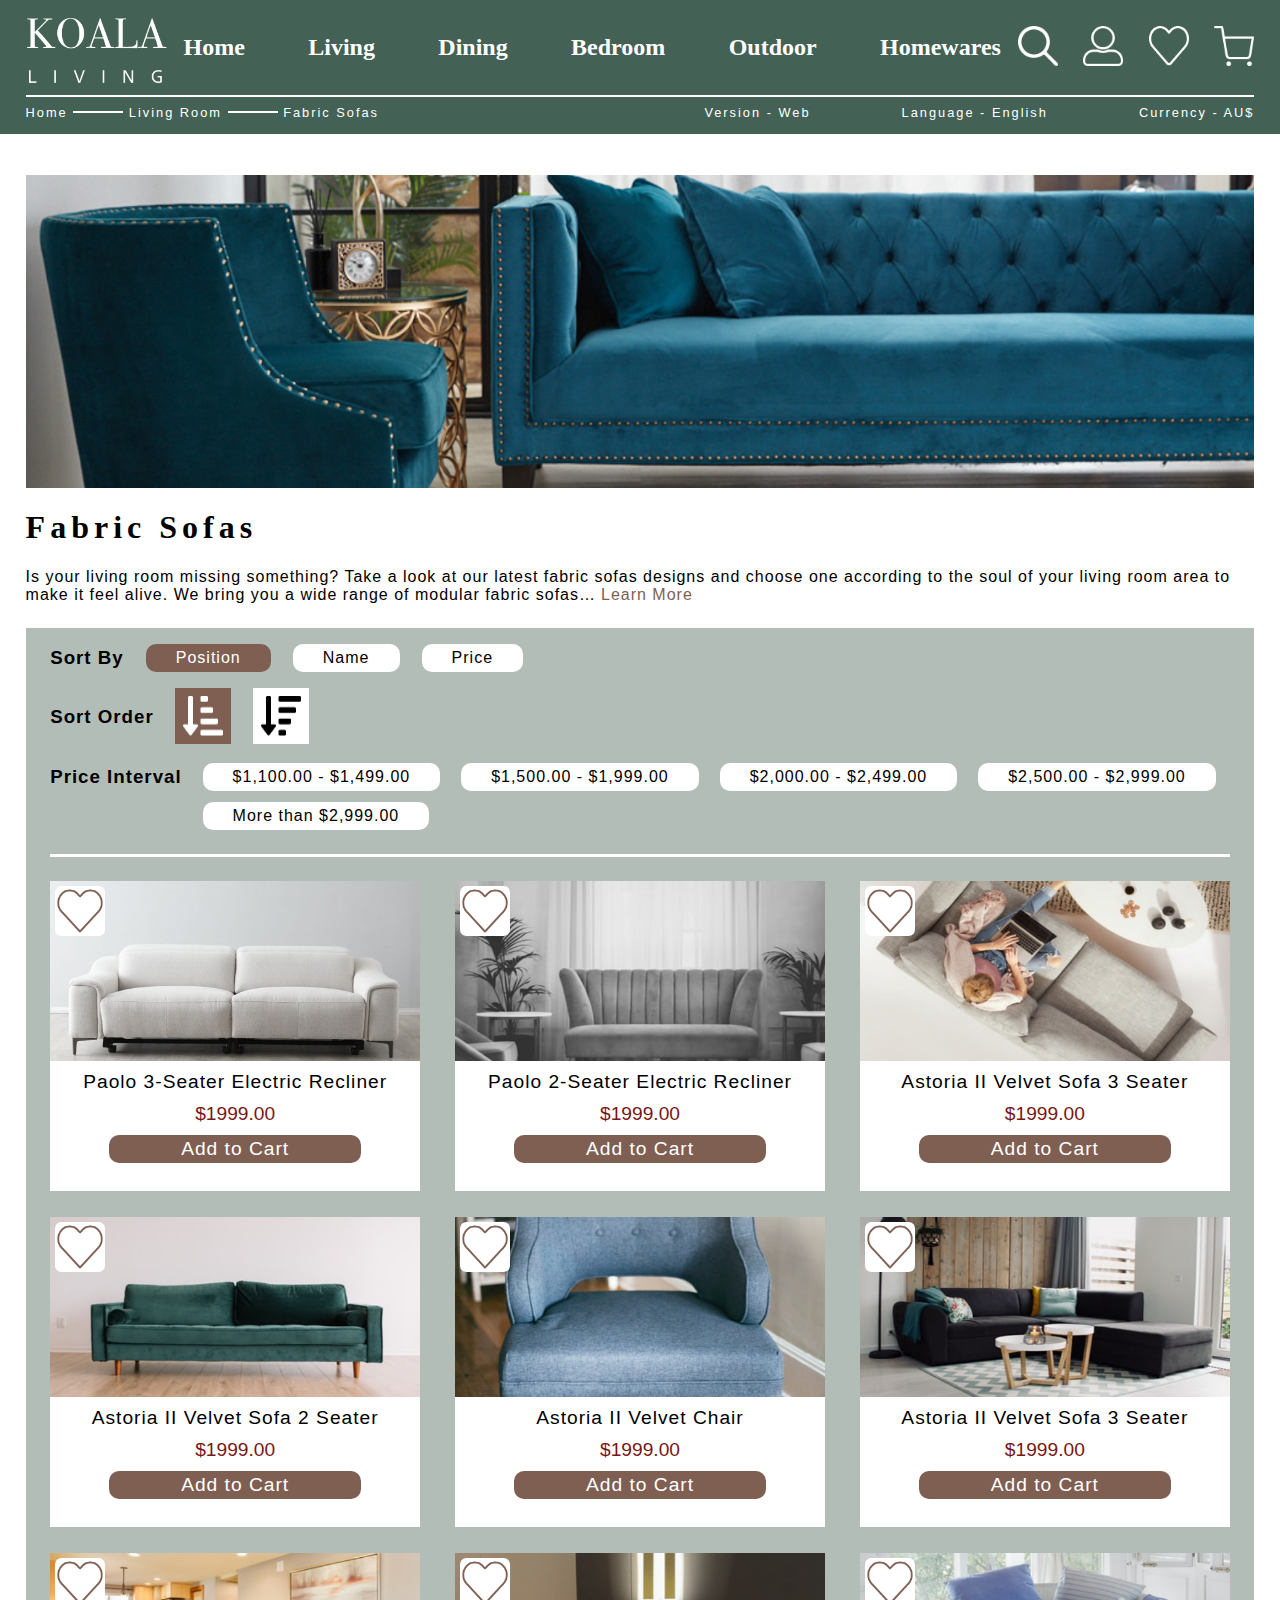
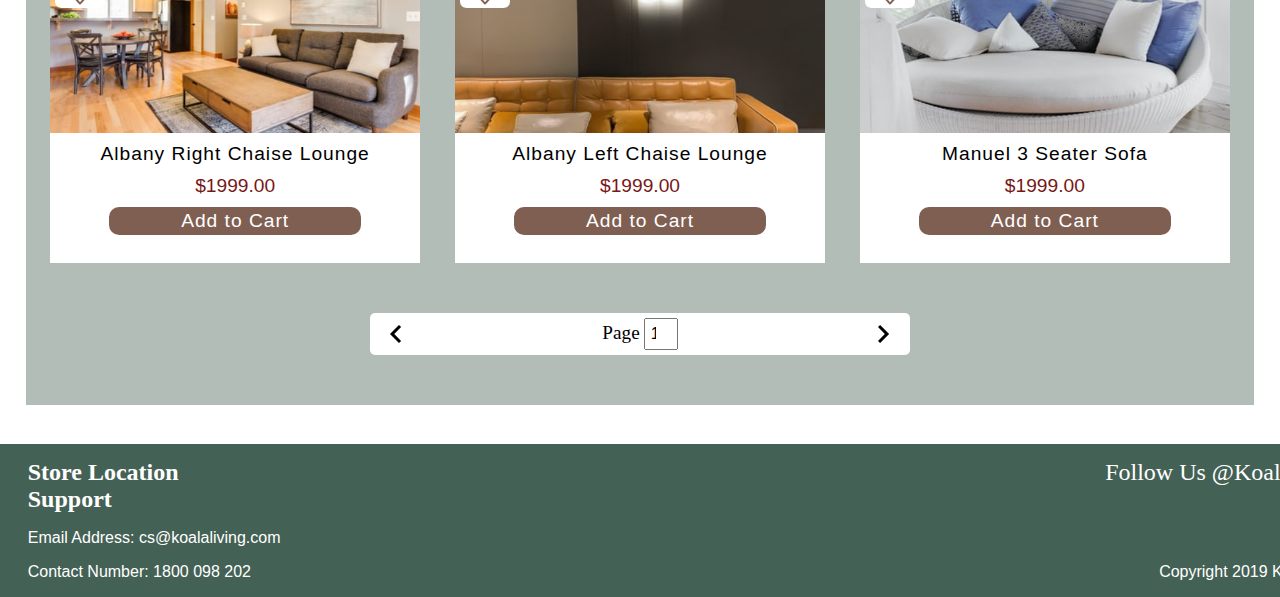
<file: FabricSofas.html>
<!DOCTYPE html>
<html lang="en">
<head>
    <meta charset="UTF-8">
    <meta http-equiv="X-UA-Compatible" content="IE=edge">
    <meta name="viewport" content="width=device-width, initial-scale=1.0">
    <title>Fabrics Sofas</title>
    <link rel="stylesheet" href="./css/layout.css">
    <link rel="stylesheet" href="./css/categoryPage.css">
    <link rel="stylesheet" href="./css/mobile.css">
</head>
<body>
    <!--Header part-->
    <header>
        <!--Functions over the white line-->
        <div class = "Container upLine" id = "upLine">
            <img class = "logo" src = "./images/logo.png" alt = "logo"></img>
            <div class = "Container page">
                <div class = "btn-header"><a href = "index.html">Home</a></div>
                <div class = "btn-header" id = "clickBtn"><span id = "textInBtn">Living</span></div>
                <div class = "btn-header"><span>Dining</span></div>
                <div class = "btn-header"><span>Bedroom</span></div>
                <div class = "btn-header"><span>Outdoor</span></div>
                <div class = "btn-header"><span>Homewares</span></div>
            </div>
            <div class = "Container icon">
                <div class = "btn-header" id = "searchIcon" ><img src = "./images/searchIcon.png"></img></div>
                <div class = "btn-header" id = "userIcon" ><img src = "./images/userIcon.png"></img></div>
                <div class = "btn-header" id = "wishListIcon" onclick = "window.location.href = 'Wishlist.html'">
                    <img src = "./images/wishlistIcon.png"></img></div>
                <div class = "btn-header" id = "cartIcon" onclick = "window.location.href = 'Cart.html'">
                    <img src = "./images/cartIcon.png"></img></div>
            </div>
        </div>
        <!--Search Function-->
        <div class = "searchBar" id = "searchBar">
            <div class = "Container innerBar">
                <img id = "closeSearch" src = "./images/closeSearch.png"></img>
                <div><p>Velvet Sofa</p></div>
                <a href = "#"><img src = "./images/greenSearch.png"></img></a>
            </div>
        </div>
        <!--Functions under the white line-->
        <div class = "Container downLine">

            <div class = "naviBar">
                <a href = "index.html">Home</a>
                <img src = "./images/naviLine.png"></img>
                <a href = "Living.html">Living Room</a>
                <img src = "./images/naviLine.png"></img>
                <a>Fabric Sofas</a>
            </div>

            <div class = "Container setting">
                <div class = "btn-setting" onclick = ""><span>Version - Web</span></div>
                <div class = "btn-setting" onclick = ""><span>Language - English</span></div>
                <div class = "btn-setting" onclick = ""><span>Currency - AU$</span></div>
            </div>
        </div>
        <!--Small Category of living room furnitures in Header-->
        <div class = "livingCate" id = "categoryName">
            <div class = "Container living">
                <div class = "flexColumn">
                    <div class = "btn"><a href = "FabricSofas.html">Fabric Sofas</a></div>
                    <div class = "btn"><span>Coffee Tables</span></div>
                    <div class = "btn"><span>Ottomans</span></div>
                </div>
                <div class = "flexColumn">
                    <div class = "btn"><span>Leather Sofas</span></div>
                    <div class = "btn"><span>Side Tables</span></div>
                    <div class = "btn"><span>Office</span></div>
                </div>
                <div class = "flexColumn">
                    <div class = "btn"><span>Occasional Sofas</span></div>
                    <div class = "btn"><span>Entertainment Tables</span></div>
                    <div class = "btn"><span>Fabric & Leather Warranty</span></div>
                </div>
            </div>
        </div>

        <!--Confirm Frame-->
        <div class = "confirm" id = "favoriteConfirm">
            <h4>It has been <span>successfully added</span>! You can find it in Wishlist!</h4>
            <div class = "btns-confirm">
                <button id = "viewWishList" class = "btn-confirm brown">View Wishlist</button>
                <button id = "closeFavorite" class = "btn-confirm green">Continue Shopping</button>
            </div>
        </div>

        <div class = "confirm" id = "addCartConfirm">
            <h4>It has been <span>successfully added</span>! There is <span>1 item</span> in your Cart!</h4>
            <div class = "btns-confirm">
                <button id = "viewCart" class = "btn-confirm brown">View Cart</button>
                <button id = "closeCart" class = "btn-confirm green">Continue Shopping</button>
            </div>
        </div>

        <!--Login Function-->
        <div class = "loginSection flexColumn" id = "loginSection">
            <div class = "upLogin">
                <h6>Hi,</h6>
                <h6>Miss Shirley Friday!</h6>
                <div class = "btn-login" onclick = "window.location.href = 'MyAccount.html'">
                    <h6 style="margin-left: 20px;" class = "itemInfo title">My Account</h6>
                    <img style="margin-left: 20px;" src = "./images/arrow.png"></img></div>
                <div class = "btn-login" onclick = "window.location.href = 'Order.html'">
                    <h6 style="margin-left: 20px;" class = "itemInfo title">View My Order</h6>
                    <img style="margin-left: 20px;" src = "./images/arrow.png"></img></div>          
            </div>
            <button class = "btn-confirm green" id = "closeLogin">Continue Shopping</button>
        </div>
    </header>

    <!--Sidemenu-->
    <div class = "sidemenu" id = "sidemenu" style="display: none;">
        <div id = "normalDisplay">
            <div class = "headerPart" id = "sidemenuClose">
                <img src = "./images/leftArraw.png" style="margin-right: 15px;">
                <span>BACK</span>
            </div>
    
            <div class = "midPart">
                <span onclick = "window.location.href = 'MyAccount.html'">SHIRLEY</span>
                <img src = "./images/userIconBlack.png" style = "width: 25px; height: 25px;">
            </div>
    
            <div class = "midPart">
                <span onclick = "window.location.href = 'Wishlist.html'">WISHLIST</span>
                <img src = "./images/favoriteIconBlack.png" style = "width: 25px; height: 25px;">
            </div>
    
            <div class = "entrancesPart">
                <p onclick = "window.location.href = 'index.html'">Home</p>
                <p id = "livingBtn">Living</p>
                <p>Dining</p>
                <p>Bedroom</p>
                <p>Outdoor</p>
                <p>Homewares</p>
            </div>
    
            <div class = "footerPart">
                <p>Support</p>
                <p>Store Location</p>
            </div>
        </div>
        
        <div id = "livingDisplay" style = "display: none;">
            <div class = "headerPart" id = "livingDisplayClose">
                <img src = "./images/leftArraw.png" style="margin-right: 15px;">
                <span>BACK</span>
            </div>
            <div class = "entrancesPart">
                <p onclick = "window.location.href = 'FabricSofas.html'">Fabric Sofas</p>
                <p>Leather Sofas</p>
                <p style = "width:120px;">Occasional Chairs</p>
                <p>Coffee Tables</p>
                <p>Side Tables</p>
                <p style = "width:120px;">Entertainment Units</p>
                <p>Ottomans</p>
                <p>Office</p>
                <p style = "width:120px;">Fabric & Leather 
                    Protection Warranties</p>
            </div>
        </div>
    </div>

    <!--Mobile Header-->
    <div class = "mobile mobileHeader">
        <div class = "upperBar">
            <img class = "btn-mobileIcon" src = "./images/hamburgerBar.png" id = "humbargerBar">
            <img class = "logo" src = "./images/logo.png">
            <img class = "btn-mobileIcon" src = "./images/cartIcon.png" 
                onclick="window.location.href='Cart.html'">
        </div>
        <div class = "lowerBar">
            <div class = "naviBar">
                <a href = "index.html">Home</a>
                <img style= "width: 15px; height: 2px;" src = "./images/naviLine.png"></img>
                <a href = "Living.html">Living Room</a>
                <img style= "width: 15px; height: 2px;" src = "./images/naviLine.png"></img>
                <a>Fabric Sofas</a>
            </div>
            <img class = "searchIcon" id = "mobileSearchIcon" src = "./images/searchIcon.png"></img>
        </div>

        <!--Mobile Search Function-->
        <div class = "mobileSearchBar" id = "mobileSearchBar">
            <input type = "text" class = "inputSearch"/>
            <img id = "mobileCloseSearch" src = "./images/closeSearch.png" class = "searchIcon"
                style = "position: absolute; z-index: 101; left: 10px">
            
            <img src = "./images/greenSearch.png" class = "searchIcon"
                style = "position: absolute; z-index: 101; right: 10px;">
        </div>

        <!--Mobile Add Product Confirmation-->
        <div class = "addProduct" id = "addProduct">
            <div class = "firstConfirm" id = "firstConfirm">
                <div class = "group">
                    <p>Color:</p>
                    <img class = "color" src = "./images/color.png"></img>
                </div>
                <div class = "group">
                    <p>Quantity:</p>
                    <img style = "width: 20px; height: 5px;" class = "minus" src = "./images/minus.png"></img>
                    <p class = "qty">1</p>
                    <img style = "width: 20px; height: 20px;" class = "plus" src = "./images/plus.png"></img>
                </div>
                <div class = "btnGroups">
                    <button class = "mobileButton green" id = "mobileCancel">Cancel</button>
                    <button class = "mobileButton brown"id = "confirmBtn">Add to Cart</button>
                </div>
            </div>

            <div class = "secondConfirm" id = "secondConfirm">
                <h4 style="font-weight: 400;">It has been <span>successfully added</span>! There is <span>1 item</span> in your Cart!</h4>
                <div class = "btns-confirm" style="flex-direction: column; width: max-content;">
                    <button onclick = "window.location.href = 'Cart.html'" class = "btn-confirm brown" 
                        style="margin: 0px auto; width: 300px; margin-bottom: 10px;">
                        View Cart
                    </button>
                    <button id = "mobileCloseReminder" class = "btn-confirm green" 
                        style="margin: 0px auto; width: 300px">
                        Continue Shopping
                    </button>
                </div>
            </div>

            <div class = "wishlistConfirm" id = "wishlistConfirm" style = "display: none;">
                <h4 style="font-weight: 400;">It has been <span>successfully added</span>! You can find it in Wishlist!</h4>
                <div class = "btns-confirm" style="flex-direction: column; width: max-content;">
                    <button onclick = "window.location.href = 'Wishlist.html'" class = "btn-confirm brown" 
                        style="margin: 0px auto; width: 300px; margin-bottom: 10px;">
                        View Wishlist
                    </button>
                    <button id = "mobileCloseFavorite" class = "btn-confirm green" 
                        style="margin: 0px auto; width: 300px">
                        Continue Shopping
                    </button>
                </div>
            </div>

        </div>
    </div>


    <!--Main part-->
    <main class = "categoryPage" id = "main">
        <img src = "./images/Sofas/fabricSofas.png" alt = "Welcome to Fabric Sofas Page"></img>
        <h1>Fabric Sofas</h1>
        <p>Is your living room missing something? Take a look at our latest fabric sofas designs and choose one according
             to the soul of your living room area to make it feel alive.
              We bring you a wide range of modular fabric sofas…<span onlick = "" class = "fullInfo">Learn More</span>
        </p>

        <div class = "background">
            <div class = "filterSection">
                <div class = "filter">
                    <h3>Sort By</h3>
                    <div class = "btns">
                        <div class = "btn-filter choosed"><span>Position</span></div>
                        <div class = "btn-filter"><span>Name</span></div>
                        <div class = "btn-filter"><span>Price</span></div>
                    </div>
                </div>
                <div class = "filter">
                    <h3>Sort Order</h3>
                    <div class = "icons">
                        <div class = "icon-filter choosed"><img src = "./images/sortOrder1.png"></img></div>
                        <div class = "icon-filter"><img src = "./images/sortOrder2.png"></img></div>
                    </div>
                    
                </div>
                <div class = "filter">
                    <h3>Price Interval</h3>  
                    <div class = "btns">
                        <div class = "btn-filter"><span>$1,100.00 - $1,499.00</span></div>
                        <div class = "btn-filter"><span>$1,500.00 - $1,999.00</span></div>
                        <div class = "btn-filter"><span>$2,000.00 - $2,499.00</span></div>
                        <div class = "btn-filter"><span>$2,500.00 - $2,999.00</span></div>
                        <div class = "btn-filter"><span>More than $2,999.00</span></div>
                    </div>
                </div>
            </div>
            
            <div class = "Container fabricSofas">
                <div class = "flexColumn fabricCol">
                    <div class = "imgBox">
                        <img id = "favorite" class = "favorite" src = "./images/addWishList.png"></img>
                        <a href = "DetailedProduct.html"><img class = "product" src = "./images/Sofas/sofa1.png"></img></a>
                        <div class = "details">
                            <p class = "name">Paolo 3-Seater Electric Recliner</p>
                            <p class = "price">$1999.00</p>
                            <button id = "addCartIcon">Add to Cart</button>
                        </div>
                    </div>

                    <div class = "imgBox">
                        <img class = "favorite" src = "./images/addWishList.png"></img>
                        <a><img class = "product" src = "./images/Sofas/sofa2.png"></img></a>
                        <div class = "details">
                            <p class = "name">Astoria II Velvet Sofa 2 Seater</p>
                            <p class = "price">$1999.00</p>
                            <button>Add to Cart</button>
                        </div>
                    </div>

                    <div class = "imgBox">
                        <img class = "favorite" src = "./images/addWishList.png"></img>
                        <a><img class = "product" src = "./images/Sofas/sofa3.png"></img></a>
                        <div class = "details">
                            <p class = "name">Albany Right Chaise Lounge</p>
                            <p class = "price">$1999.00</p>
                            <button>Add to Cart</button>
                        </div>
                    </div>
                </div>
                <div class = "flexColumn fabricCol">
                    <div class = "imgBox">
                        <img class = "favorite" src = "./images/addWishList.png"></img>
                        <a><img class = "product" src = "./images/Sofas/sofa4.png"></img></a>
                        <div class = "details">
                            <p class = "name">Paolo 2-Seater Electric Recliner</p>
                            <p class = "price">$1999.00</p>
                            <button>Add to Cart</button>
                        </div>
                    </div>

                    <div class = "imgBox">
                        <img class = "favorite" src = "./images/addWishList.png"></img>
                        <a><img class = "product" src = "./images/Sofas/sofa5.png"></img></a>
                        <div class = "details">
                            <p class = "name">Astoria II Velvet Chair</p>
                            <p class = "price">$1999.00</p>
                            <button>Add to Cart</button>
                        </div>
                    </div>

                    <div class = "imgBox">
                        <img class = "favorite" src = "./images/addWishList.png"></img>
                        <a><img class = "product" src = "./images/Sofas/sofa6.png"></img></a>
                        <div class = "details">
                            <p class = "name">Albany Left Chaise Lounge</p>
                            <p class = "price">$1999.00</p>
                            <button>Add to Cart</button>
                        </div>
                    </div>
                </div>
                <div class = "flexColumn fabricCol">
                    <div class = "imgBox">
                        <img class = "favorite" src = "./images/addWishList.png"></img>
                        <a><img class = "product" src = "./images/Sofas/sofa7.png"></img></a>
                        <div class = "details">
                            <p class = "name">Astoria II Velvet Sofa 3 Seater</p>
                            <p class = "price">$1999.00</p>
                            <button>Add to Cart</button>
                        </div>
                    </div>

                    <div class = "imgBox">
                        <img class = "favorite" src = "./images/addWishList.png"></img>
                        <a><img class = "product" src = "./images/Sofas/sofa8.png"></img></a>
                        <div class = "details">
                            <p class = "name">Astoria II Velvet Sofa 3 Seater</p>
                            <p class = "price">$1999.00</p>
                            <button>Add to Cart</button>
                        </div>
                    </div>

                    <div class = "imgBox">
                        <img class = "favorite" src = "./images/addWishList.png"></img>
                        <a><img class = "product" src = "./images/Sofas/sofa9.png"></img></a>
                        <div class = "details">
                            <p class = "name">Manuel 3 Seater Sofa</p>
                            <p class = "price">$1999.00</p>
                            <button>Add to Cart</button>
                        </div>
                    </div>

                </div>
            </div>
            <div class = "turnPage" style = "padding-bottom: 50px; background-color: #B3BDB7;">
                <div class = "middlePart" style = "width: 500px;">
                    <img src = "./images/leftArraw.png">
                    <div>
                        <span style = "font-size: 1.2rem;">Page</span>
                        <input class = "pageNumber" type = "number" value="1">
                    </div>
                    <img src = "./images/rightArraw.png">
                </div>
            </div>
        </div>
    </main>

    <!--Mobile Main Part-->
    <div class = "mobile mobileMain" style = "background-color: #FAFAFA">
        <ul class = "furnitureChoices" style = "margin: 50px 0px; margin-bottom: 20px;">
            <li>Fabric Sofas <img onclick="window.location.href='MobileSetting.html'"src="./images/settingIcon.png"></li>
        </ul>
        <div class = "productList">
            <div class = "singleProduct">
                <img id = "mobileFavorite" class = "mobileFavorite" style = "cursor: pointer" src = "./images/smallerFavourite.png">
                <img class = "mobileProduct" src = "./images/Sofas/sofa1.png" onclick = "window.location.href = 'DetailedProduct.html'">
                <div class = "mobileDetails">
                    <p class = "mobileName" onclick = "window.location.href = 'DetailedProduct.html'">Paolo 3-Seater Electric Recliner</p>
                    <p class = "mobilePrice" onclick = "window.location.href = 'DetailedProduct.html'">$1999.00</p>
                    <button class = "mobileButton brown"id = "mobileAddCart">Add to Cart</button>
                </div>
            </div>
            <div class = "singleProduct">
                <img class = "mobileFavorite" src = "./images/smallerFavourite.png">
                <img class = "mobileProduct" src = "./images/Sofas/sofa2.png">
                <div class = "mobileDetails">
                    <p class = "mobileName">Paolo 2-Seater Electric Recliner</p>
                    <p class = "mobilePrice">$1999.00</p>
                    <button class = "mobileButton brown">Add to Cart</button>
                </div>
            </div>
            <div class = "singleProduct">
                <img class = "mobileFavorite" src = "./images/smallerFavourite.png">
                <img class = "mobileProduct" src = "./images/Sofas/sofa3.png">
                <div class = "mobileDetails">
                    <p class = "mobileName">Astoria II Velvet Sofa 3 Seater</p>
                    <p class = "mobilePrice">$1999.00</p>
                    <button class = "mobileButton brown">Add to Cart</button>
                </div>
            </div>
            <div class = "singleProduct">
                <img class = "mobileFavorite" src = "./images/smallerFavourite.png">
                <img class = "mobileProduct" src = "./images/Sofas/sofa4.png">
                <div class = "mobileDetails">
                    <p class = "mobileName">Astoria II Velvet Sofa 2 Seater</p>
                    <p class = "mobilePrice">$1999.00</p>
                    <button class = "mobileButton brown">Add to Cart</button>
                </div>
            </div>
            <div class = "singleProduct">
                <img class = "mobileFavorite" src = "./images/smallerFavourite.png">
                <img class = "mobileProduct" src = "./images/Sofas/sofa5.png">
                <div class = "mobileDetails">
                    <p class = "mobileName">Astoria II Velvet Chair</p>
                    <p class = "mobilePrice">$1999.00</p>
                    <button class = "mobileButton brown">Add to Cart</button>
                </div>
            </div>
            <div class = "singleProduct">
                <img class = "mobileFavorite" src = "./images/smallerFavourite.png">
                <img class = "mobileProduct" src = "./images/Sofas/sofa6.png">
                <div class = "mobileDetails">
                    <p class = "mobileName">Andrey Corner Sofa</p>
                    <p class = "mobilePrice">$1999.00</p>
                    <button class = "mobileButton brown">Add to Cart</button>
                </div>
            </div>
            <div class = "singleProduct">
                <img class = "mobileFavorite" src = "./images/smallerFavourite.png">
                <img class = "mobileProduct" src = "./images/Sofas/sofa7.png">
                <div class = "mobileDetails">
                    <p class = "mobileName">Albany Right Chaise Lounge</p>
                    <p class = "mobilePrice">$1999.00</p>
                    <button class = "mobileButton brown">Add to Cart</button>
                </div>
            </div>
            <div class = "singleProduct">
                <img class = "mobileFavorite" src = "./images/smallerFavourite.png">
                <img class = "mobileProduct" src = "./images/Sofas/sofa8.png">
                <div class = "mobileDetails">
                    <p class = "mobileName">Albany Left Chaise Lounge</p>
                    <p class = "mobilePrice">$1999.00</p>
                    <button class = "mobileButton brown">Add to Cart</button>
                </div>
            </div>
        </div>
    </div>

    <!--Footer part-->
    <footer>
        <div class = "leftSide">

            <div class = "upSide">
                <a class = "info" href = "#">Store Location</a>
                <a class = "info" href = "#">Support</a>
            </div>
            <div class = "downSide">
                <p>Email Address: cs@koalaliving.com</p>
                <p>Contact Number: 1800 098 202</p>
            </div>
        </div>

        <div class = "rightSide">
            <div class = "upSide">
                <p>Follow Us @Koala_living</p>
            </div>
            <div class = "downSide">
                <p>Copyright 2019 Koala Living</p>
            </div>
        </div>

    </footer>

    <!--Mobile Footer-->
    <div class = "mobile mobileFooter">
        <div class = "turnPage">
            <div class = "middlePart">
                <img src = "./images/leftArraw.png">
                <div>
                    <span>Page</span>
                    <input class = "pageNumber" type = "number" value="1">
                </div>
                <img src = "./images/rightArraw.png">
            </div>
        </div>
        <div class = "underLine">
            <div class = "footerUpper">
                <div>
                    <img src = "./images/emailIcon.png"></img>
                    <span>cs@koalaliving.com</span>
                </div>
                <div>
                    <img src = "./images/phoneIcon.png"></img>
                    <span>1800 098 202</span>
                </div>
            </div>
            <p class = "copyRight">Copyright 2019 Koala Living</p>
        </div>
    </div>

    <script src="./js/sidemenu.js"></script>
    <script src="./js/mobileAddToFavorite.js"></script>
    <script src="./js/mobileAddToCart.js"></script>
    <script src="./js/search.js"></script>
    <script src="./js/smallCategory.js"></script>
    <script src="./js/confirm.js"></script>
    <script src="./js/loginFunction.js"></script>

</body>
</html>
</file>
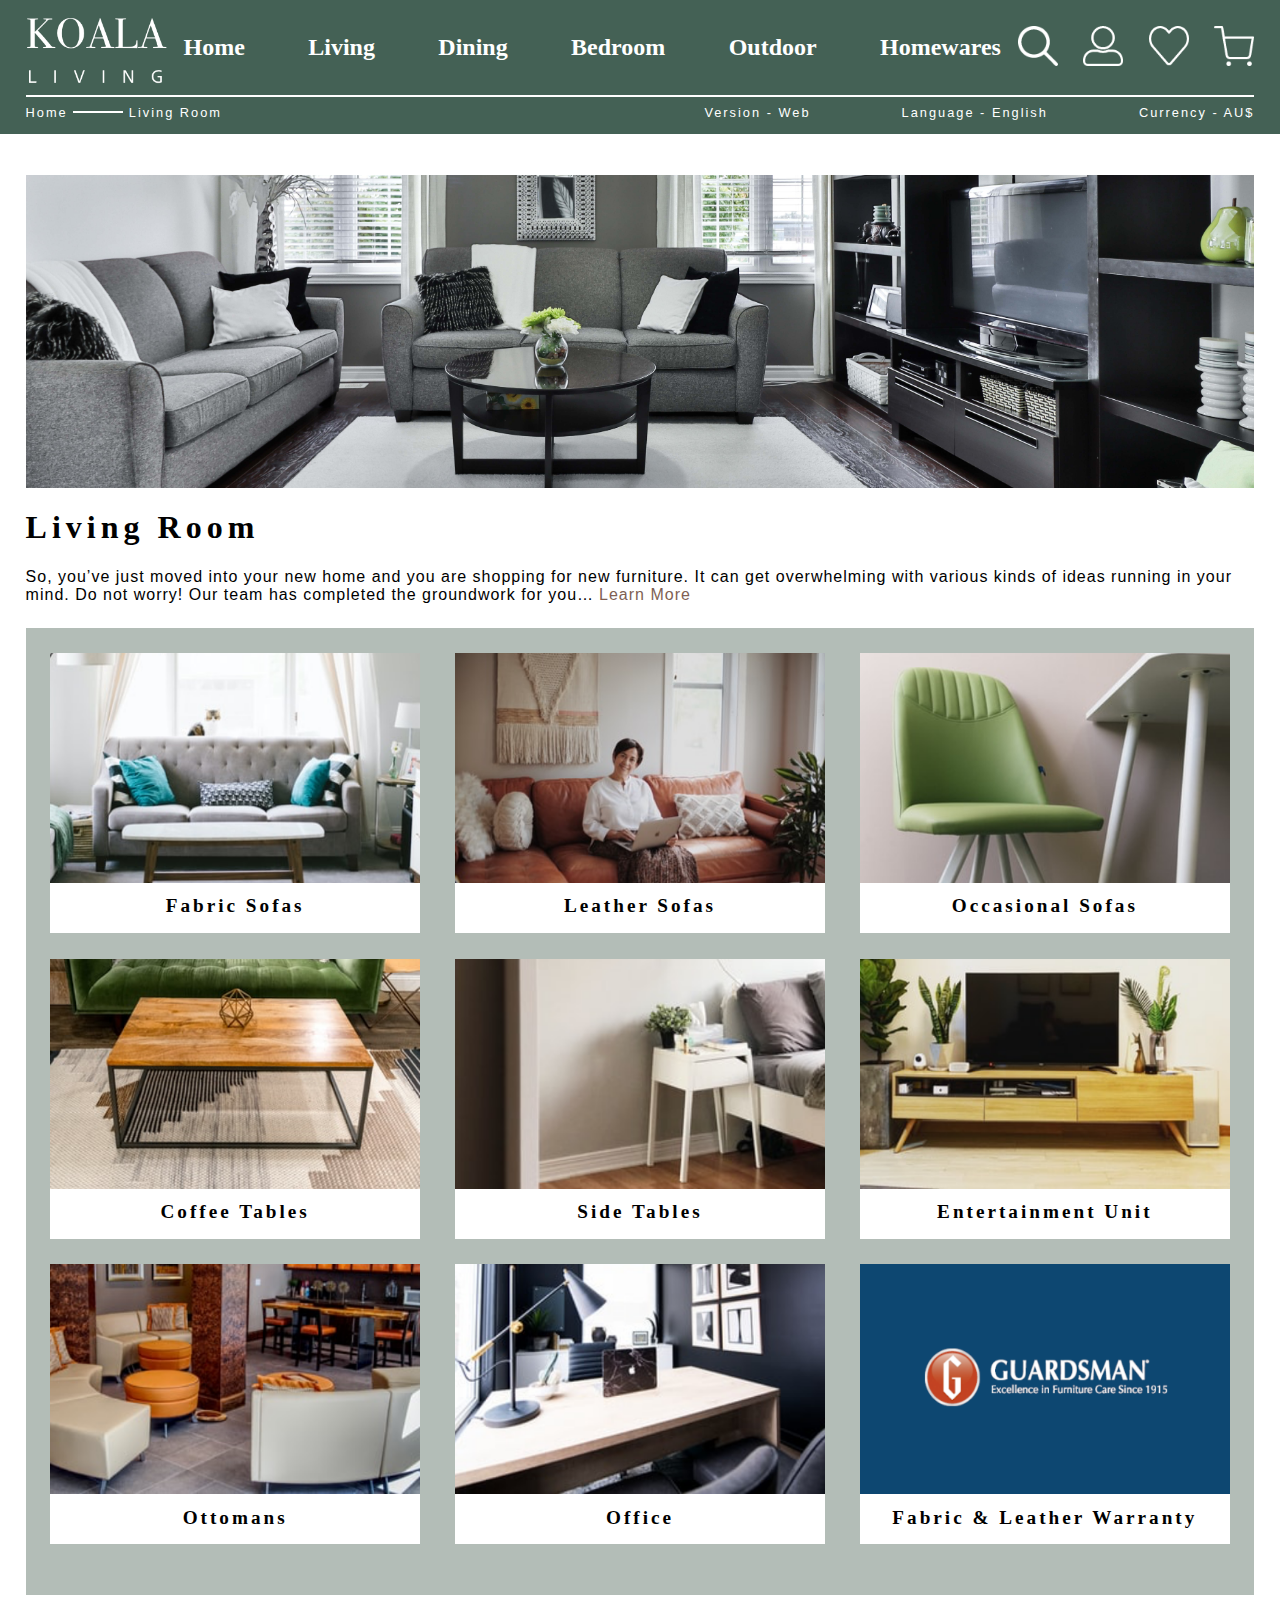
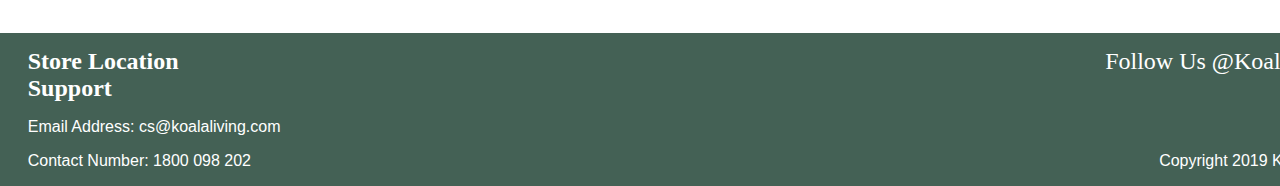
<file: Living.html>
<!DOCTYPE html>
<html lang="en">
<head>
    <meta charset="UTF-8">
    <meta name="viewport" content="width=device-width, initial-scale=1.0">
    <title>Living room</title>
    <link rel="stylesheet" href="./css/layout.css">
    <link rel="stylesheet" href="./css/categoryPage.css">
    <link rel="stylesheet" href="./css/mobile.css">
</head>
<body>
    
    <!--Header part-->
    <header>
        <!--Functions over the white line-->
        <div class = "Container upLine" id = "upLine">
            <img class = "logo" src = "./images/logo.png" alt = "logo"></img>
            <div class = "Container page">
                <div class = "btn-header"><a href = "index.html">Home</a></div>
                <div class = "btn-header" id = "clickBtn"><span id = "textInBtn">Living</span></div>
                <div class = "btn-header"><span>Dining</span></div>
                <div class = "btn-header"><span>Bedroom</span></div>
                <div class = "btn-header"><span>Outdoor</span></div>
                <div class = "btn-header"><span>Homewares</span></div>
            </div>
            <div class = "Container icon">
                <div class = "btn-header" id = "searchIcon" ><img src = "./images/searchIcon.png"></img></div>
                <div class = "btn-header" id = "userIcon" ><img src = "./images/userIcon.png"></img></div>
                <div class = "btn-header" id = "wishListIcon" onclick = "window.location.href = 'Wishlist.html'">
                    <img src = "./images/wishlistIcon.png"></img></div>
                <div class = "btn-header" id = "cartIcon" onclick = "window.location.href = 'Cart.html'">
                    <img src = "./images/cartIcon.png"></img></div>
            </div>
        </div>
        <!--Search Function-->
        <div class = "searchBar" id = "searchBar">
            <div class = "Container innerBar">
                <img id = "closeSearch" src = "./images/closeSearch.png"></img>
                <div><p>Velvet Sofa</p></div>
                <a href = "#"><img src = "./images/greenSearch.png"></img></a>
            </div>
        </div>
        <!--Functions under the white line-->
        <div class = "Container downLine">

            <div class = "naviBar">
                <a href = "index.html">Home</a>
                <img src = "./images/naviLine.png"></img>
                <a>Living Room</a>
            </div>

            <div class = "Container setting">
                <div class = "btn-setting" onclick = ""><span>Version - Web</span></div>
                <div class = "btn-setting" onclick = ""><span>Language - English</span></div>
                <div class = "btn-setting" onclick = ""><span>Currency - AU$</span></div>
            </div>
        </div>
        <!--Small Category of living room furnitures in Header-->
        <div class = "livingCate" id = "categoryName">
            <div class = "Container living">
                <div class = "flexColumn">
                    <div class = "btn"><a href = "FabricSofas.html">Fabric Sofas</a></div>
                    <div class = "btn"><span>Coffee Tables</span></div>
                    <div class = "btn"><span>Ottomans</span></div>
                </div>
                <div class = "flexColumn">
                    <div class = "btn"><span>Leather Sofas</span></div>
                    <div class = "btn"><span>Side Tables</span></div>
                    <div class = "btn"><span>Office</span></div>
                </div>
                <div class = "flexColumn">
                    <div class = "btn"><span>Occasional Sofas</span></div>
                    <div class = "btn"><span>Entertainment Tables</span></div>
                    <div class = "btn"><span>Fabric & Leather Warranty</span></div>
                </div>
            </div>
        </div>
        <!--Login Function-->
        <div class = "loginSection flexColumn" id = "loginSection">
            <div class = "upLogin">
                <h6>Hi,</h6>
                <h6>Miss Shirley Friday!</h6>
                <div class = "btn-login" onclick = "window.location.href = 'MyAccount.html'">
                    <h6 style="margin-left: 20px;" class = "itemInfo title">My Account</h6>
                    <img style="margin-left: 20px;" src = "./images/arrow.png"></img></div>
                <div class = "btn-login" onclick = "window.location.href = 'Order.html'">
                    <h6 style="margin-left: 20px;" class = "itemInfo title">View My Order</h6>
                    <img style="margin-left: 20px;" src = "./images/arrow.png"></img></div>          
            </div>
            <button class = "btn-confirm green" id = "closeLogin">Continue Shopping</button>
        </div>

    </header>

    <!--Sidemenu-->
    <div class = "sidemenu" id = "sidemenu" style="display: none;">
        <div id = "normalDisplay">
            <div class = "headerPart" id = "sidemenuClose">
                <img src = "./images/leftArraw.png" style="margin-right: 15px;">
                <span>BACK</span>
            </div>
    
            <div class = "midPart">
                <span onclick = "window.location.href = 'MyAccount.html'">SHIRLEY</span>
                <img src = "./images/userIconBlack.png" style = "width: 25px; height: 25px;">
            </div>
    
            <div class = "midPart">
                <span onclick = "window.location.href = 'Wishlist.html'">WISHLIST</span>
                <img src = "./images/favoriteIconBlack.png" style = "width: 25px; height: 25px;">
            </div>
    
            <div class = "entrancesPart">
                <p onclick = "window.location.href = 'index.html'">Home</p>
                <p id = "livingBtn">Living</p>
                <p>Dining</p>
                <p>Bedroom</p>
                <p>Outdoor</p>
                <p>Homewares</p>
            </div>
    
            <div class = "footerPart">
                <p>Support</p>
                <p>Store Location</p>
            </div>
        </div>
        
        <div id = "livingDisplay" style = "display: none;">
            <div class = "headerPart" id = "livingDisplayClose">
                <img src = "./images/leftArraw.png" style="margin-right: 15px;">
                <span>BACK</span>
            </div>
            <div class = "entrancesPart">
                <p onclick = "window.location.href = 'FabricSofas.html'">Fabric Sofas</p>
                <p>Leather Sofas</p>
                <p style = "width:120px;">Occasional Chairs</p>
                <p>Coffee Tables</p>
                <p>Side Tables</p>
                <p style = "width:120px;">Entertainment Units</p>
                <p>Ottomans</p>
                <p>Office</p>
                <p style = "width:120px;">Fabric & Leather 
                    Protection Warranties</p>
            </div>
        </div>
    </div>

    <!--Mobile Header-->
    <div class = "mobile mobileHeader">
        <div class = "upperBar">
            <img class = "btn-mobileIcon" src = "./images/hamburgerBar.png" id = "humbargerBar">
            <img class = "logo" src = "./images/logo.png">
            <img class = "btn-mobileIcon" src = "./images/cartIcon.png" 
                onclick="window.location.href='Cart.html'">
        </div>
        <div class = "lowerBar">
            <div class = "naviBar">
                <a href = "index.html">Home</a>
                <img style= "width: 15px; height: 2px;" src = "./images/naviLine.png"></img>
                <a>Living Room</a>
            </div>
            <img class = "searchIcon" id = "mobileSearchIcon" src = "./images/searchIcon.png"></img>
        </div>
        <!--Mobile Search Function-->
        <div class = "mobileSearchBar" id = "mobileSearchBar">
            <input type = "text" class = "inputSearch"/>
            <img id = "mobileCloseSearch" src = "./images/closeSearch.png" class = "searchIcon"
                style = "position: absolute; z-index: 101; left: 10px">
            
            <img src = "./images/greenSearch.png" class = "searchIcon"
                style = "position: absolute; z-index: 101; right: 10px;">
        </div>
    </div>

    <!--Main part-->
    <main class = "categoryPage">
        <img src = "./images/Livingroom/topicPhoto.png" alt = "Welcome to Living Room Page"></img>
        <h1>Living Room</h1>
        <p>So, you’ve just moved into your new home and you are shopping for new furniture.
             It can get overwhelming with various kinds of ideas running in your mind. Do not worry!
              Our team has completed the groundwork for you…<span onlick = "" class = "fullInfo">Learn More</span>
        </p>

        <div class = "background">
            <div class = "Container livingPage">
                <div class = "flexColumn livingCol">
                    <a class = "imgBox" href = "FabricSofas.html">
                        <img src = "./images/Livingroom/fabricSofas.png"></img>
                        <div>Fabric Sofas</div>
                    </a>
                    
                    <div class = "imgBox">
                        <img src = "./images/Livingroom/coffeeTable.png"></img>
                        <div>Coffee Tables</div>
                    </div>
    
                    <div class = "imgBox">
                        <img src = "./images/Livingroom/Ottomans.png"></img>
                        <div>Ottomans</div>
                    </div>
                </div>
    
                <div class = "flexColumn livingCol">
                    <div class = "imgBox">
                        <img src = "./images/Livingroom/leatherSofa.png"></img>
                        <div>Leather Sofas</div>
                    </div>
                    
                    <div class = "imgBox">
                        <img src = "./images/Livingroom/sideTable.png"></img>
                        <div>Side Tables</div>
                    </div>
    
                    <div class = "imgBox">
                        <img src = "./images/Livingroom/office.png"></img>
                        <div>Office</div>
                    </div>
                </div>
    
                <div class = "flexColumn livingCol">
                    <div class = "imgBox">
                        <img src = "./images/Livingroom/occasionalSofas.png"></img>
                        <div>Occasional Sofas</div>
                    </div>
                    
                    <div class = "imgBox">
                        <img src = "./images/Livingroom/entertainmentUnit.png"></img>
                        <div>Entertainment Unit</div>
                    </div>
    
                    <div class = "imgBox">
                        <img src = "./images/Livingroom/warranty.png"></img>
                        <div>Fabric & Leather Warranty</div>
                    </div>
                </div>
            </div>
        </div>
        
    </main>

    <!--Mobile Main Part-->
    <div class = "mobile mobileMain" style = "background-color: #FAFAFA">
        <ul class = "furnitureChoices">
            <li onclick = "window.location.href='FabricSofas.html'">Fabric Sofas <img src = "./images/rightArrawWhite.png" style = "height: 35px;"></li>
            <li>Leather Sofas <img src = "./images/rightArrawWhite.png" style = "height: 35px;"></li>
            <li>Occasional Chairs <img src = "./images/rightArrawWhite.png" style = "height: 35px;"></li>
            <li>Coffee Tables <img src = "./images/rightArrawWhite.png" style = "height: 35px;"></li>
            <li>Side Tables <img src = "./images/rightArrawWhite.png" style = "height: 35px;"></li>
            <li>Entertainment Units <img src = "./images/rightArrawWhite.png" style = "height: 35px;"></li>
            <li>Ottomans <img src = "./images/rightArrawWhite.png" style = "height: 35px;"></li>
            <li>Office <img src = "./images/rightArrawWhite.png" style = "height: 35px;"></li>
            <li>Fabric & Leather 
                Protection Warranties
                <img src = "./images/rightArrawWhite.png" style = "height: 35px;">
            </li>
        </ul>
    </div>


    <!--Footer part-->
    <footer>
        <div class = "leftSide">

            <div class = "upSide">
                <a class = "info" href = "#">Store Location</a>
                <a class = "info" href = "#">Support</a>
            </div>
            <div class = "downSide">
                <p>Email Address: cs@koalaliving.com</p>
                <p>Contact Number: 1800 098 202</p>
            </div>
        </div>

        <div class = "rightSide">
            <div class = "upSide">
                <p>Follow Us @Koala_living</p>
            </div>
            <div class = "downSide">
                <p>Copyright 2019 Koala Living</p>
            </div>
        </div>

    </footer>

    <!--Mobile Footer-->
    <div class = "mobile mobileFooter">
        <div class = "underLine">
            <div class = "footerUpper">
                <div>
                    <img src = "./images/emailIcon.png"></img>
                    <span>cs@koalaliving.com</span>
                </div>
                <div>
                    <img src = "./images/phoneIcon.png"></img>
                    <span>1800 098 202</span>
                </div>
            </div>
            <p class = "copyRight">Copyright 2019 Koala Living</p>
        </div>
    </div>

    <script src="./js/sidemenu.js"></script>
    <script src="./js/search.js"></script>
    <script src="./js/smallCategory.js"></script>
    <script src="./js/loginFunction.js"></script>

</body>
</html>
</file>
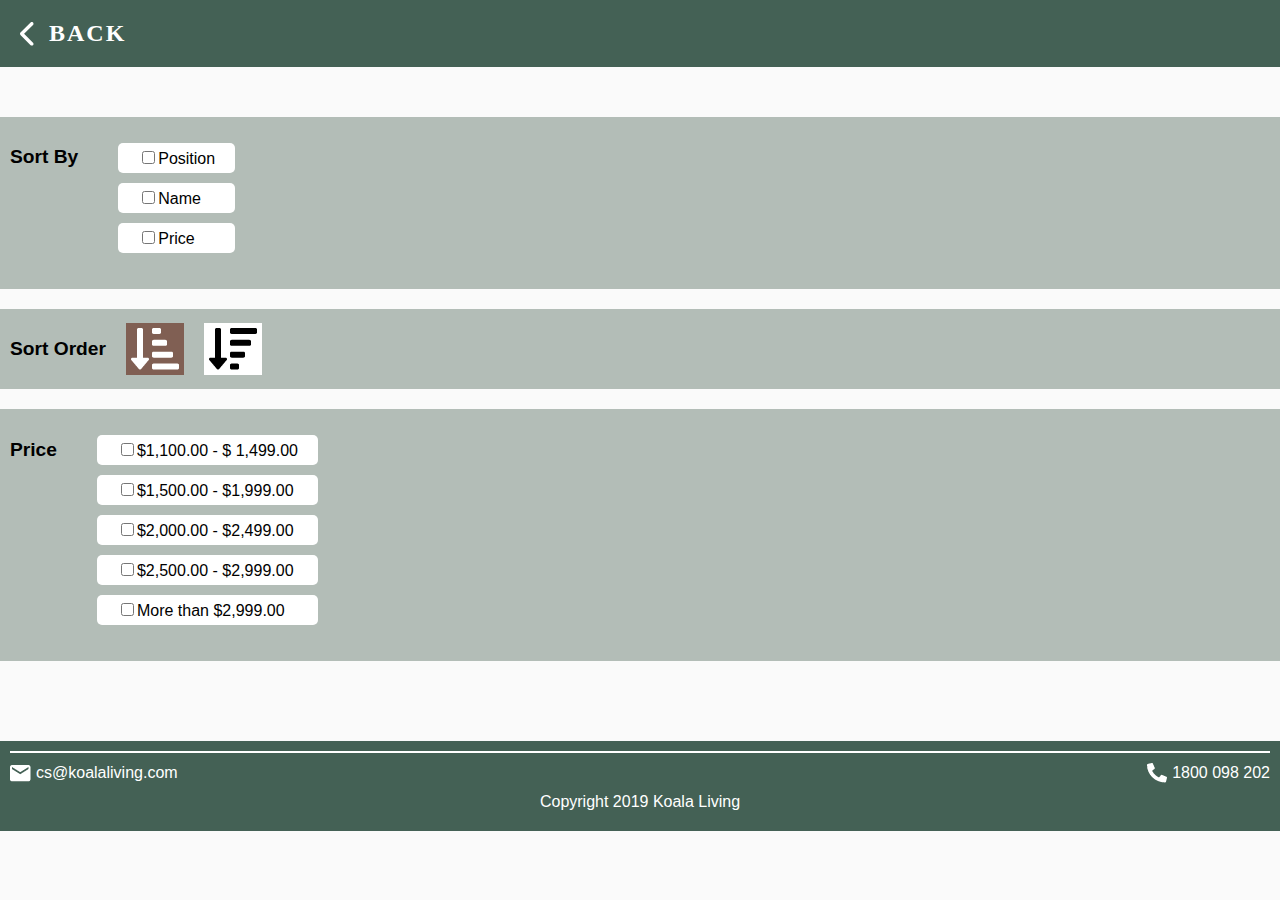
<file: MobileSetting.html>
<!DOCTYPE html>
<html lang="en">
<head>
    <meta charset="UTF-8">
    <meta http-equiv="X-UA-Compatible" content="IE=edge">
    <meta name="viewport" content="width=device-width, initial-scale=1.0">
    <title>Document</title>
    <link rel="stylesheet" href="./css/mobileSetting.css">
</head>
<body>
    <header>
        <img src = "./images/leftArrowWhite.png" style="margin-right: 15px;">
        <span onclick = "window.location.href = 'FabricSofas.html'">Back</span>
    </header>
    <main>
        <div style = "background-color: #B3BDB7; padding: 10px; margin-top: 50px; margin-bottom: 20px;"
            class = "filter">
            <h3 style = "font-size: 1.2rem; margin-right: 20px;">Sort By</h3>
            <ul class = "sortList">
                <li><input type = "checkbox">Position</li>
                <li><input type = "checkbox">Name</li>
                <li><input type = "checkbox">Price</li>
            </ul>
        </div>

        <div style = "background-color: #B3BDB7; padding: 10px; margin-bottom: 20px; align-items: center;"
            class = "filter">
            <h3 style = "font-size: 1.2rem; margin-right: 20px;">Sort Order</h3>
            <img style = "background-color:#805F53; padding: 5px; margin-right: 20px;" src = "./images/sortOrder1.png">
            <img style = "background-color:white; padding: 5px" src = "./images/sortOrder2.png">
        </div>

        <div style = "background-color: #B3BDB7; padding: 10px; margin-bottom: 80px;"
            class = "filter">
            <h3 style = "font-size: 1.2rem; margin-right: 20px;">Price</h3>
            <ul class = "sortList">
                <li><input type = "checkbox">$1,100.00 - $ 1,499.00</li>
                <li><input type = "checkbox">$1,500.00 - $1,999.00</li>
                <li><input type = "checkbox">$2,000.00 - $2,499.00</li>
                <li><input type = "checkbox">$2,500.00 - $2,999.00</li>
                <li><input type = "checkbox">More than $2,999.00</li>
            </ul>
        </div>
    </main>

    <!--Mobile Footer-->
    <footer class = "mobile mobileFooter">
        <div class = "underLine">
            <div class = "footerUpper">
                <div>
                    <img src = "./images/emailIcon.png"></img>
                    <span>cs@koalaliving.com</span>
                </div>
                <div>
                    <img src = "./images/phoneIcon.png"></img>
                    <span>1800 098 202</span>
                </div>
            </div>
            <p class = "copyRight">Copyright 2019 Koala Living</p>
        </div>
    </div>
</body>
</html>
</file>
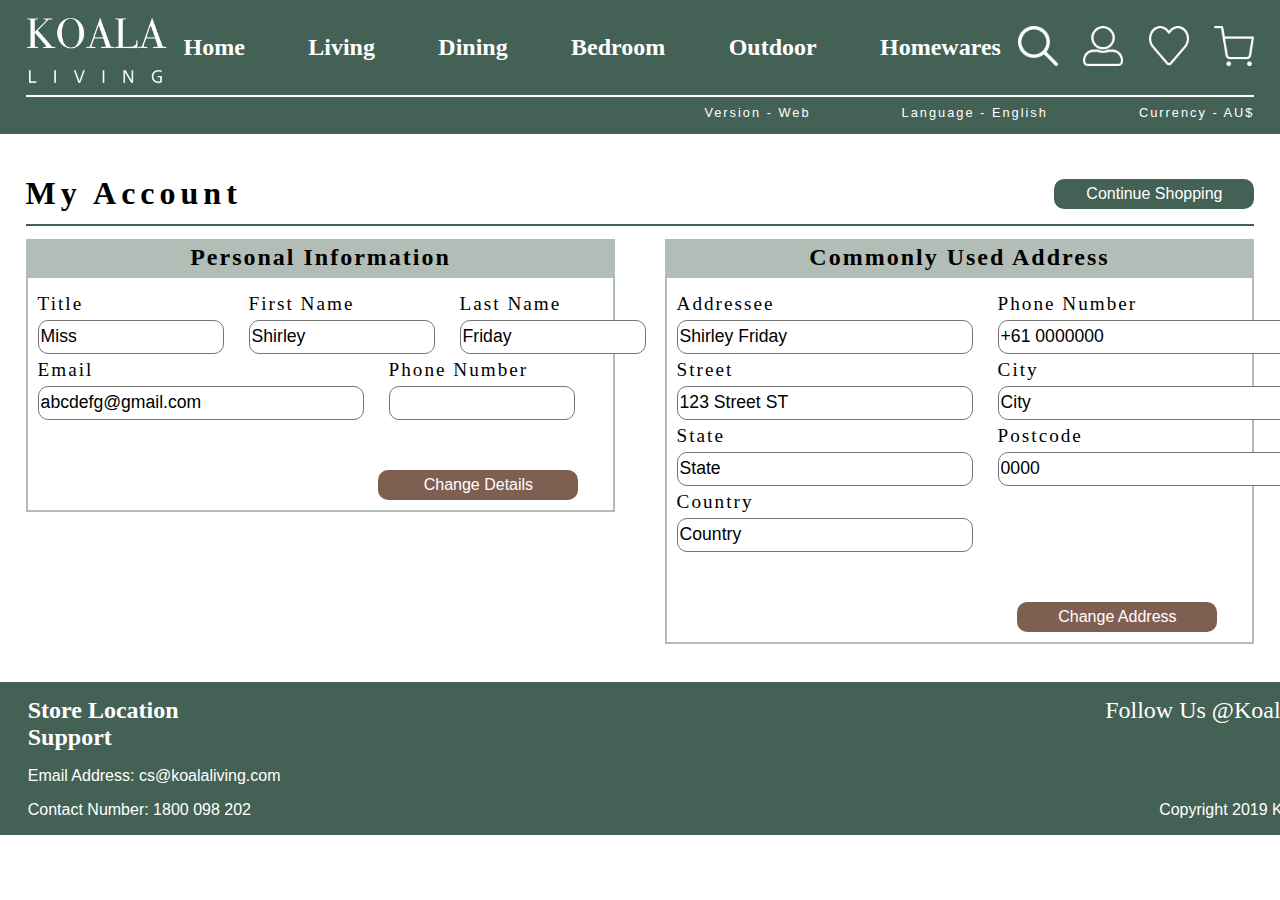
<file: MyAccount.html>
<!DOCTYPE html>
<html lang="en">
<head>
    <meta charset="UTF-8">
    <meta http-equiv="X-UA-Compatible" content="IE=edge">
    <meta name="viewport" content="width=device-width, initial-scale=1.0">
    <title>My Account</title>
    <link rel="stylesheet" href="./css/layout.css">
    <link rel="stylesheet" href="./css/categoryPage.css">
    <link rel="stylesheet" href="./css/mobile.css">
</head>
<body>
    <!--Header part-->
    <header>
        <!--Functions over the white line-->
        <div class = "Container upLine" id = "upLine">
            <img class = "logo" src = "./images/logo.png" alt = "logo"></img>
            <div class = "Container page">
                <div class = "btn-header"><a href = "index.html">Home</a></div>
                <div class = "btn-header" id = "clickBtn"><span id = "textInBtn">Living</span></div>
                <div class = "btn-header"><span>Dining</span></div>
                <div class = "btn-header"><span>Bedroom</span></div>
                <div class = "btn-header"><span>Outdoor</span></div>
                <div class = "btn-header"><span>Homewares</span></div>
            </div>
            <div class = "Container icon">
                <div class = "btn-header" id = "searchIcon" ><img src = "./images/searchIcon.png"></img></div>
                <div class = "btn-header" id = "userIcon" ><img src = "./images/userIcon.png"></img></div>
                <div class = "btn-header" id = "wishListIcon" onclick = "window.location.href = 'Wishlist.html'">
                    <img src = "./images/wishlistIcon.png"></img></div>
                <div class = "btn-header" id = "cartIcon" onclick = "window.location.href = 'Cart.html'">
                    <img src = "./images/cartIcon.png"></img></div>
            </div>
        </div>
        <!--Search Function-->
        <div class = "searchBar" id = "searchBar">
            <div class = "Container innerBar">
                <img id = "closeSearch" src = "./images/closeSearch.png"></img>
                <div><p>Velvet Sofa</p></div>
                <a href = "#"><img src = "./images/greenSearch.png"></img></a>
            </div>
        </div>
        <!--Functions under the white line-->
        <div class = "Container downLine">
            <div></div>
            <div class = "Container setting">
                <div class = "btn-setting" onclick = ""><span>Version - Web</span></div>
                <div class = "btn-setting" onclick = ""><span>Language - English</span></div>
                <div class = "btn-setting" onclick = ""><span>Currency - AU$</span></div>
            </div>
        </div>
        <!--Small Living Category in Header-->
        <div class = "livingCate" id = "categoryName">
            <div class = "Container living">
                <div class = "flexColumn">
                    <div class = "btn"><a href = "FabricSofas.html">Fabric Sofas</a></div>
                    <div class = "btn"><span>Coffee Tables</span></div>
                    <div class = "btn"><span>Ottomans</span></div>
                </div>
                <div class = "flexColumn">
                    <div class = "btn"><span>Leather Sofas</span></div>
                    <div class = "btn"><span>Side Tables</span></div>
                    <div class = "btn"><span>Office</span></div>
                </div>
                <div class = "flexColumn">
                    <div class = "btn"><span>Occasional Sofas</span></div>
                    <div class = "btn"><span>Entertainment Tables</span></div>
                    <div class = "btn"><span>Fabric & Leather Warranty</span></div>
                </div>
            </div>
        </div>

        <!--Login Function-->
        <div class = "loginSection flexColumn" id = "loginSection">
            <div class = "upLogin">
                <h6>Hi,</h6>
                <h6>Miss Shirley Friday!</h6>
                <div class = "btn-login" onclick = "window.location.href = 'MyAccount.html'">
                    <h6 style="margin-left: 20px;" class = "itemInfo title">My Account</h6>
                    <img style="margin-left: 20px;" src = "./images/arrow.png"></img></div>
                <div class = "btn-login" onclick = "window.location.href = 'Order.html'">
                    <h6 style="margin-left: 20px;" class = "itemInfo title">View My Order</h6>
                    <img style="margin-left: 20px;" src = "./images/arrow.png"></img></div>          
            </div>
            <button class = "btn-confirm green" id = "closeLogin">Continue Shopping</button>
        </div>
    </header>

    <!--Sidemenu-->
    <div class = "sidemenu" id = "sidemenu" style="display: none;">
        <div id = "normalDisplay">
            <div class = "headerPart" id = "sidemenuClose">
                <img src = "./images/leftArraw.png" style="margin-right: 15px;">
                <span>BACK</span>
            </div>
    
            <div class = "midPart">
                <span onclick = "window.location.href = 'MyAccount.html'">SHIRLEY</span>
                <img src = "./images/userIconBlack.png" style = "width: 25px; height: 25px;">
            </div>
    
            <div class = "midPart">
                <span onclick = "window.location.href = 'Wishlist.html'">WISHLIST</span>
                <img src = "./images/favoriteIconBlack.png" style = "width: 25px; height: 25px;">
            </div>
    
            <div class = "entrancesPart">
                <p onclick = "window.location.href = 'index.html'">Home</p>
                <p id = "livingBtn">Living</p>
                <p>Dining</p>
                <p>Bedroom</p>
                <p>Outdoor</p>
                <p>Homewares</p>
            </div>
    
            <div class = "footerPart">
                <p>Support</p>
                <p>Store Location</p>
            </div>
        </div>
        
        <div id = "livingDisplay" style = "display: none;">
            <div class = "headerPart" id = "livingDisplayClose">
                <img src = "./images/leftArraw.png" style="margin-right: 15px;">
                <span>BACK</span>
            </div>
            <div class = "entrancesPart">
                <p onclick = "window.location.href = 'FabricSofas.html'">Fabric Sofas</p>
                <p>Leather Sofas</p>
                <p style = "width:120px;">Occasional Chairs</p>
                <p>Coffee Tables</p>
                <p>Side Tables</p>
                <p style = "width:120px;">Entertainment Units</p>
                <p>Ottomans</p>
                <p>Office</p>
                <p style = "width:120px;">Fabric & Leather 
                    Protection Warranties</p>
            </div>
        </div>
    </div>

    <!--Mobile Header-->
    <div class = "mobile mobileHeader">
        <div class = "upperBar">
            <img class = "btn-mobileIcon" src = "./images/hamburgerBar.png" id = "humbargerBar">
            <img class = "logo" src = "./images/logo.png">
            <img class = "btn-mobileIcon" src = "./images/cartIcon.png" 
                onclick="window.location.href='Cart.html'">
        </div>
        <div class = "lowerBar">
            <div class = "naviBar mobileNavi">
                <a onclick = "window.location.href='MyAccount.html'">My Account</a>
            </div>
            <img class = "searchIcon" id = "mobileSearchIcon" src = "./images/searchIcon.png"></img>
        </div>
        <!--Mobile Search Function-->
        <div class = "mobileSearchBar" id = "mobileSearchBar">
            <input type = "text" class = "inputSearch"/>
            <img id = "mobileCloseSearch" src = "./images/closeSearch.png" class = "searchIcon"
                style = "position: absolute; z-index: 101; left: 10px">
            
            <img src = "./images/greenSearch.png" class = "searchIcon"
                style = "position: absolute; z-index: 101; right: 10px;">
        </div>
    </div>

    <!--Main Part-->
    <main class = "myAccount">
        <div class = "titleLine">
            <h2>My Account</h2>
            <button class = "btn-confirm green" onclick = "javascript: history.back(-1)">Continue Shopping</button>
        </div>
        <div class = "Container" style="align-items: flex-start;">
            <div class = "flexColumn personalInfo">
                <h5 class = "titleForm">Personal Information</h5>
                <div class = "flexColumn innerForm">
                    <div class = "group form">
                        <div class = "flexColumn">
                            <label>Title</label>
                            <input type = "text" class = "formInput smallerForm" value = "Miss">
                        </div>
                        <div class = "flexColumn">
                            <label>First Name</label>
                            <input type = "text" class = "formInput smallerForm" value = "Shirley"/>
                        </div>
                        <div class = "flexColumn">
                            <label>Last Name</label>
                            <input type = "text" class = "formInput smallerForm" value = "Friday"/>
                        </div>
                    </div>

                    <div class = "group form">
                        <div class = "flexColumn">
                            <label>Email</label>
                            <input type = "text" class = "formInput longerInput" value = "abcdefg@gmail.com">
                        </div>
                        <div class = "flexColumn">
                            <label>Phone Number</label>
                            <input type = "text" class = "formInput smallerForm"/>
                        </div>
                    </div>

                    <button class = "btn-confirm brown">Change Details</button>
                </div>
            </div>
            <div class = "flexColumn commonAddress">
                <h5 class = "titleForm">Commonly Used Address</h5>
                <div class = "flexColumn innerForm">
                    <div class = "group form">
                        <div class = "flexColumn">
                            <label>Addressee</label>
                            <input type = "text" class = "formInput smallerForm" value = "Shirley Friday"/>
                        </div>
                        <div class = "flexColumn">
                            <label>Phone Number</label>
                            <input type = "text" class = "formInput smallerForm" value = "+61 0000000"/>
                        </div>
                    </div>
                    <div class = "group form">
                        <div class = "flexColumn">
                            <label>Street</label>
                            <input type = "text" class = "formInput smallerForm" value = "123 Street ST"/>
                        </div>
                        <div class = "flexColumn">
                            <label>City</label>
                            <input type = "text" class = "formInput smallerForm" value = "City"/>
                        </div>
                    </div>
                    <div class = "group form">
                        <div class = "flexColumn">
                            <label>State</label>
                            <input type = "text" class = "formInput smallerForm" value = "State"/>
                        </div>
                        <div class = "flexColumn">
                            <label>Postcode</label>
                            <input type = "text" class = "formInput smallerForm" value = "0000"/>
                        </div>
                    </div>
                    <div class = "group form">
                        <div class = "flexColumn">
                            <label>Country</label>
                            <input type = "text" class = "formInput smallerForm" value = "Country"/>
                        </div>
                    </div>
                    <button class = "btn-confirm brown">Change Address</button>
                </div>
            </div>
        </div>
    </main>

    <!--Mobile Main Part-->
    <div class = "mobile mobileMain" style = "background-color: white; color:black;">
        <div class = "titleLine mobileTitle" style="margin: 0px 15px; padding-bottom: 20px; margin-top: 50px;">
            <h2>Miss Shirley Friday</h2>
        </div>
        <div class = "productDescription" style = "margin: 20px 15px;">
            <div class = "descriptClick">
                <h3 style = "font-family: 'Bodoni 72', serif; font-size: 1.2rem;">Personal Information</h3>
                <div><img src = "./images/blackSetting.png"></div>
            </div>
            <div class = "flexColumn innerForm">
                <div class = "flexColumn" style="margin-bottom: 10px;">
                    <label>Title</label>
                    <input type = "text" class = "formInput smallerForm" value = "Miss" style="width: 150px;" />
                </div>
                <div class = "group form" style="margin-bottom: 10px;">
                    <div class = "flexColumn">
                        <label>First Name</label>
                        <input type = "text" class = "formInput smallerForm" value = "Shirley" style="width: 150px;"/>
                    </div>
                    <div class = "flexColumn">
                        <label>Last Name</label>
                        <input type = "text" class = "formInput smallerForm" value = "Friday" style="width: 150px;"/>
                    </div>
                </div>

                <div class = "flexColumn" style="margin-bottom: 10px;">
                    <label>Email</label>
                    <input type = "text" class = "formInput longerInput" value = "abcdefg@gmail.com" 
                        style="width: 98%;"/>
                </div>
                <div class = "flexColumn" style="margin-bottom: 10px;">
                    <label>Phone Number</label>
                    <input type = "text" class = "formInput smallerForm" style="width: 98%;"/>
                </div>
            </div>
        </div>
        <div class = "productDescription" style = "margin: 20px 15px;">
            <div class = "descriptClick">
                <h3 style = "font-family: 'Bodoni 72', serif; font-size: 1.2rem;">Commonly Used Address</h3>
                <div><img src = "./images/blackSetting.png"></div>
            </div>
            <div class = "flexColumn innerForm">
                <div class = "flexColumn" style="margin-bottom: 10px;">
                    <label>Street</label>
                    <input type = "text" class = "formInput longerInput" style="width: 98%;"/>
                </div>
                <div class = "group form" style="margin-bottom: 10px;">
                    <div class = "flexColumn">
                        <label>City</label>
                        <input type = "text" class = "formInput smallerForm" value = "Shirley" style="width: 150px;"/>
                    </div>
                    <div class = "flexColumn">
                        <label>State</label>
                        <input type = "text" class = "formInput smallerForm" value = "Friday" style="width: 150px;"/>
                    </div>
                </div>
                <div class = "group form" style="margin-bottom: 10px;">
                    <div class = "flexColumn">
                        <label>Postcode</label>
                        <input type = "text" class = "formInput smallerForm" value = "Shirley" style="width: 150px;"/>
                    </div>
                    <div class = "flexColumn">
                        <label>Country</label>
                        <input type = "text" class = "formInput smallerForm" value = "Friday" style="width: 150px;"/>
                    </div>
                </div>

                <div class = "flexColumn" style="margin-bottom: 10px;">
                    <label>Phone Number</label>
                    <input type = "text" class = "formInput smallerForm" style="width: 98%;"/>
                </div>
            </div>
        </div>
        <div class = "productDescription" style = "margin: 20px 15px;">
            <div class = "descriptClick" onclick = "window.location.href='Order.html'">
                <h3 style = "font-family: 'Bodoni 72', serif; font-size: 1.2rem;">Shopping Orders</h3>
                <div><img src = "./images/rightArraw.png"></div>
            </div>
        </div>
    </div>

    <!--Footer part-->
    <footer>
        <div class = "leftSide">

            <div class = "upSide">
                <a class = "info" href = "#">Store Location</a>
                <a class = "info" href = "#">Support</a>
            </div>
            <div class = "downSide">
                <p>Email Address: cs@koalaliving.com</p>
                <p>Contact Number: 1800 098 202</p>
            </div>
        </div>

        <div class = "rightSide">
            <div class = "upSide">
                <p>Follow Us @Koala_living</p>
            </div>
            <div class = "downSide">
                <p>Copyright 2019 Koala Living</p>
            </div>
        </div>

    </footer>

    <script src="./js/sidemenu.js"></script>
    <script src="./js/search.js"></script>
    <script src="./js/smallCategory.js"></script>
    <script src="./js/loginFunction.js"></script>
    
</body>
</html>
</file>
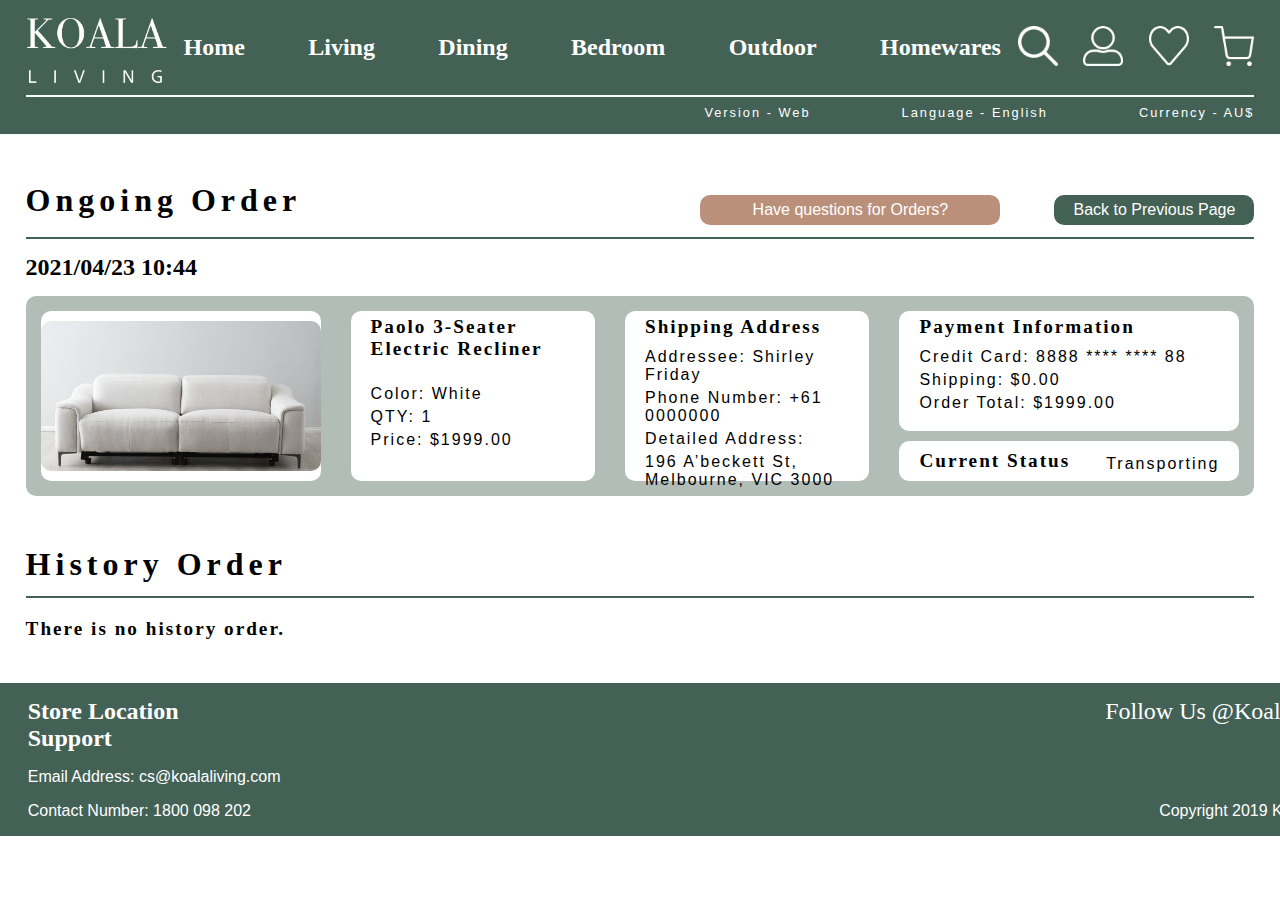
<file: Order.html>
<!DOCTYPE html>
<html lang="en">
<head>
    <meta charset="UTF-8">
    <meta http-equiv="X-UA-Compatible" content="IE=edge">
    <meta name="viewport" content="width=device-width, initial-scale=1.0">
    <title>Check My Order</title>
    <link rel="stylesheet" href="./css/layout.css">
    <link rel="stylesheet" href="./css/categoryPage.css">
    <link rel="stylesheet" href="./css/mobile.css">
</head>
<body>
    <!--Header part-->
    <header>
        <!--Functions over the white line-->
        <div class = "Container upLine" id = "upLine">
            <img class = "logo" src = "./images/logo.png" alt = "logo"></img>
            <div class = "Container page">
                <div class = "btn-header"><a href = "index.html">Home</a></div>
                <div class = "btn-header" id = "clickBtn"><span id = "textInBtn">Living</span></div>
                <div class = "btn-header"><span>Dining</span></div>
                <div class = "btn-header"><span>Bedroom</span></div>
                <div class = "btn-header"><span>Outdoor</span></div>
                <div class = "btn-header"><span>Homewares</span></div>
            </div>
            <div class = "Container icon">
                <div class = "btn-header" id = "searchIcon" ><img src = "./images/searchIcon.png"></img></div>
                <div class = "btn-header" id = "userIcon" ><img src = "./images/userIcon.png"></img></div>
                <div class = "btn-header" id = "wishListIcon" onclick = "window.location.href = 'Wishlist.html'">
                    <img src = "./images/wishlistIcon.png"></img></div>
                <div class = "btn-header" id = "cartIcon" onclick = "window.location.href = 'Cart.html'">
                    <img src = "./images/cartIcon.png"></img></div>
            </div>
        </div>
        <!--Search Function-->
        <div class = "searchBar" id = "searchBar">
            <div class = "Container innerBar">
                <img id = "closeSearch" src = "./images/closeSearch.png"></img>
                <div><p>Velvet Sofa</p></div>
                <a href = "#"><img src = "./images/greenSearch.png"></img></a>
            </div>
        </div>
        <!--Functions under the white line-->
        <div class = "Container downLine">
            <div></div>
            <div class = "Container setting">
                <div class = "btn-setting" onclick = ""><span>Version - Web</span></div>
                <div class = "btn-setting" onclick = ""><span>Language - English</span></div>
                <div class = "btn-setting" onclick = ""><span>Currency - AU$</span></div>
            </div>
        </div>
        <!--Small Living Category in Header-->
        <div class = "livingCate" id = "categoryName">
            <div class = "Container living">
                <div class = "flexColumn">
                    <div class = "btn"><a href = "FabricSofas.html">Fabric Sofas</a></div>
                    <div class = "btn"><span>Coffee Tables</span></div>
                    <div class = "btn"><span>Ottomans</span></div>
                </div>
                <div class = "flexColumn">
                    <div class = "btn"><span>Leather Sofas</span></div>
                    <div class = "btn"><span>Side Tables</span></div>
                    <div class = "btn"><span>Office</span></div>
                </div>
                <div class = "flexColumn">
                    <div class = "btn"><span>Occasional Sofas</span></div>
                    <div class = "btn"><span>Entertainment Tables</span></div>
                    <div class = "btn"><span>Fabric & Leather Warranty</span></div>
                </div>
            </div>
        </div>

        <!--Login Function-->
        <div class = "loginSection flexColumn" id = "loginSection">
            <div class = "upLogin">
                <h6>Hi,</h6>
                <h6>Miss Shirley Friday!</h6>
                <div class = "btn-login" onclick = "window.location.href = 'MyAccount.html'">
                    <h6 style="margin-left: 20px;" class = "itemInfo title">My Account</h6>
                    <img style="margin-left: 20px;" src = "./images/arrow.png"></img></div>
                <div class = "btn-login" onclick = "window.location.href = 'Order.html'">
                    <h6 style="margin-left: 20px;" class = "itemInfo title">View My Order</h6>
                    <img style="margin-left: 20px;" src = "./images/arrow.png"></img></div>          
            </div>
            <button class = "btn-confirm green" id = "closeLogin">Continue Shopping</button>
        </div>
    </header>

    <!--Sidemenu-->
    <div class = "sidemenu" id = "sidemenu" style="display: none;">
        <div id = "normalDisplay">
            <div class = "headerPart" id = "sidemenuClose">
                <img src = "./images/leftArraw.png" style="margin-right: 15px;">
                <span>BACK</span>
            </div>
    
            <div class = "midPart">
                <span onclick = "window.location.href = 'MyAccount.html'">SHIRLEY</span>
                <img src = "./images/userIconBlack.png" style = "width: 25px; height: 25px;">
            </div>
    
            <div class = "midPart">
                <span onclick = "window.location.href = 'Wishlist.html'">WISHLIST</span>
                <img src = "./images/favoriteIconBlack.png" style = "width: 25px; height: 25px;">
            </div>
    
            <div class = "entrancesPart">
                <p onclick = "window.location.href = 'index.html'">Home</p>
                <p id = "livingBtn">Living</p>
                <p>Dining</p>
                <p>Bedroom</p>
                <p>Outdoor</p>
                <p>Homewares</p>
            </div>
    
            <div class = "footerPart">
                <p>Support</p>
                <p>Store Location</p>
            </div>
        </div>
        
        <div id = "livingDisplay" style = "display: none;">
            <div class = "headerPart" id = "livingDisplayClose">
                <img src = "./images/leftArraw.png" style="margin-right: 15px;">
                <span>BACK</span>
            </div>
            <div class = "entrancesPart">
                <p onclick = "window.location.href = 'FabricSofas.html'">Fabric Sofas</p>
                <p>Leather Sofas</p>
                <p style = "width:120px;">Occasional Chairs</p>
                <p>Coffee Tables</p>
                <p>Side Tables</p>
                <p style = "width:120px;">Entertainment Units</p>
                <p>Ottomans</p>
                <p>Office</p>
                <p style = "width:120px;">Fabric & Leather 
                    Protection Warranties</p>
            </div>
        </div>
    </div>

    <!--Mobile Header-->
    <div class = "mobile mobileHeader">
        <div class = "upperBar">
            <img class = "btn-mobileIcon" src = "./images/hamburgerBar.png" id = "humbargerBar">
            <img class = "logo" src = "./images/logo.png">
            <img class = "btn-mobileIcon" src = "./images/cartIcon.png" 
                onclick="window.location.href='Cart.html'">
        </div>
        <div class = "lowerBar">
            <div class = "naviBar mobileNavi">
                <a onclick = "window.location.href='MyAccount.html'">My Account</a>
                <img style= "width: 15px; height: 2px;" src = "./images/naviLine.png"></img>
                <a>Shopping Orders</a>
            </div>
            <img class = "searchIcon" id = "mobileSearchIcon" src = "./images/searchIcon.png"></img>
        </div>
        <!--Mobile Search Function-->
        <div class = "mobileSearchBar" id = "mobileSearchBar">
            <input type = "text" class = "inputSearch"/>
            <img id = "mobileCloseSearch" src = "./images/closeSearch.png" class = "searchIcon"
                style = "position: absolute; z-index: 101; left: 10px">
            
            <img src = "./images/greenSearch.png" class = "searchIcon"
                style = "position: absolute; z-index: 101; right: 10px;">
        </div>
    </div>

    <!--Main Part-->
    <main>
        <div class = "ongoingOrder">
            <div class = "titleLine">
                <div class = "leftTitle">
                    <h2>Ongoing Order</h2>                
                </div>
                <div>
                    <button class = "btn-confirm lightBrown longerBtn" style="margin-right: 50px;">Have questions for Orders?</button>
                    <button class = "btn-confirm green" onclick = "javascript: history.back(-1)">Back to Previous Page</button>
                </div>
            </div>

            <div class = "order1">
                <h5>2021/04/23 10:44</h5>
                <div class = "Container orderInfo">
                    <div class = "flexColumn whiteBackground">
                        <img class = "smallProductPht orderPage" style="margin:auto" src = "./images/Sofas/sofa1.png"></img>
                    </div>
                    <div class = "flexColumn whiteBackground special_justify">
                        <h6>Paolo 3-Seater Electric Recliner</h6>
                        <div class = "itemDetails">
                            <h6 class = "itemInfo"><span class = "title">Color:</span> White</h6>
                            <h6 class = "itemInfo"><span class = "title">QTY:</span> 1</h6>
                            <h6 class = "itemInfo"><span class = "title">Price:</span> $1999.00</h6>
                        </div>
                    </div>

                    <div class = "flexColumn whiteBackground special_justify">
                        <h6>Shipping Address</h6>
                        <div class = "shippingDetails">
                            <h6 class = "itemInfo"><span class = "title">Addressee:</span> Shirley Friday</h6>
                            <h6 class = "itemInfo"><span class = "title">Phone Number:</span> +61 0000000</h6>
                            <h6 class = "itemInfo title">Detailed Address:</h6>
                            <h6 class = "itemInfo">196 A’beckett St, Melbourne, VIC 3000</h6>
                        </div>
                    </div>

                    <div class = "flexColumn" style="height: 170px;">
                        <div class = "flexColumn whiteBackground special_justify paymentColumn">
                            <h6>Payment Information</h6>
                            <h6 class="itemInfo"><span class = "title">Credit Card:</span> 8888 **** **** 88</h6>
                            <h6 class="itemInfo"><span class = "title">Shipping:</span> $0.00</h6>
                            <h6 class="itemInfo"><span class = "title">Order Total:</span> $1999.00</h6>
                        </div>
                        <div class = "group whiteBackground currentStatus" style="justify-content: space-between;">
                            <h6>Current Status</h6>
                            <h6 class="itemInfo" style="margin-right: 20px;">Transporting</h6>
                        </div>
                    </div>
                </div>
            </div>
        </div>

        <div class = "historyOrder">
            <div class = "titleLine">
                <div class = "leftTitle">
                    <h2>History Order</h2>                
                </div>
            </div>
            <h6 style="margin-top: 20px;">There is no history order.</h6>
        </div>
    </main>

    <!--Mobile Main Part-->
    <div class = "mobile mobileMain" style = "background-color: white; color:black;">
        <div class = "titleLine mobileTitle" style="margin: 0px 15px; padding-bottom: 20px; margin-top: 50px;">
            <h2>Ongoing Order</h2>
        </div>
        <div class = "mobileOrder" style = "margin:0px 15px;">
            <h2 style="font-size: 1.2rem; margin: 10px 0px;">2021/04/23 10:44</h2>
            <div style="display: flex; flex-direction: row; justify-content: space-between; 
                background-color: #B3BDB7; align-items: center; padding: 10px 10px; 
                border-radius: 10px; margin-bottom: 10px;">
                <img src = "./images/photo1.png" style = "width: 150px; height: 120px;">
                <div style="width: 50%">
                    <h2 style = "font-size: 1.1rem;">Paolo 3-Seater Electric Recliner</h2>
                    <p style = "margin: 5px 0px; font-weight: 320;">Price: $1999.00</p>
                    <p style = "margin: 5px 0px; font-weight: 320;">Colour: White</p>
                    <p style = "margin: 5px 0px; font-weight: 320;">QTY: 1</p>
                </div>
            </div>

            <div style="display: flex; flex-direction: row; justify-content: space-between; 
                background-color: #B3BDB7; align-items: center; padding: 10px 10px;
                border-radius: 10px; margin-bottom: 10px;">
                <div>
                    <h2 style = "font-size: 1.1rem;">Shipping Address</h2>
                    <p style = "margin: 5px 0px; font-weight: 320;">Addressee: Shirley Friday</p>
                    <p style = "margin: 5px 0px; font-weight: 320;">Phone Number: +61 0000000</p>
                    <p style = "margin: 5px 0px; font-weight: 320;">Detailed Address: 
                        196 A’beckett St, Melbourne, VIC 3000</p>
                </div>
            </div>

            <div style="display: flex; flex-direction: row; justify-content: space-between; 
                background-color: #B3BDB7; align-items: center; padding: 10px 10px; 
                border-radius: 10px; margin-bottom: 10px;">
                <div>
                    <h2 style = "font-size: 1.1rem;">Payment Information</h2>
                    <p style = "margin: 5px 0px; font-weight: 320;">Credit Card: 8888 **** **** 88</p>
                </div>
            </div>

            <div style="display: flex; flex-direction: row; justify-content: space-between; 
                background-color: #B3BDB7; align-items: center; padding: 10px 10px; 
                border-radius: 10px; margin-bottom: 50px;">
                <div>
                    <h2 style = "font-size: 1.1rem;">Current Status</h2>
                    <p style = "margin: 5px 0px; font-weight: 320;">Transporting</p>
                </div>
            </div>
        </div>

        <div class = "titleLine mobileTitle" style="margin: 0px 15px; padding-bottom: 20px;">
            <h2>History Order</h2>
        </div>
        <div class = "mobileOrder" style = "margin:0px 15px;">
            <h2 style="font-size: 1.2rem; margin: 10px 0px; margin-bottom: 100px;">There is no history order.</h2>
        </div>
    </div>

    <!--Footer part-->
    <footer>
        <div class = "leftSide">

            <div class = "upSide">
                <a class = "info" href = "#">Store Location</a>
                <a class = "info" href = "#">Support</a>
            </div>
            <div class = "downSide">
                <p>Email Address: cs@koalaliving.com</p>
                <p>Contact Number: 1800 098 202</p>
            </div>
        </div>

        <div class = "rightSide">
            <div class = "upSide">
                <p>Follow Us @Koala_living</p>
            </div>
            <div class = "downSide">
                <p>Copyright 2019 Koala Living</p>
            </div>
        </div>

    </footer>

    <script src="./js/sidemenu.js"></script>
    <script src="./js/search.js"></script>
    <script src="./js/smallCategory.js"></script>
    <script src="./js/loginFunction.js"></script>
</body>
</html>
</file>
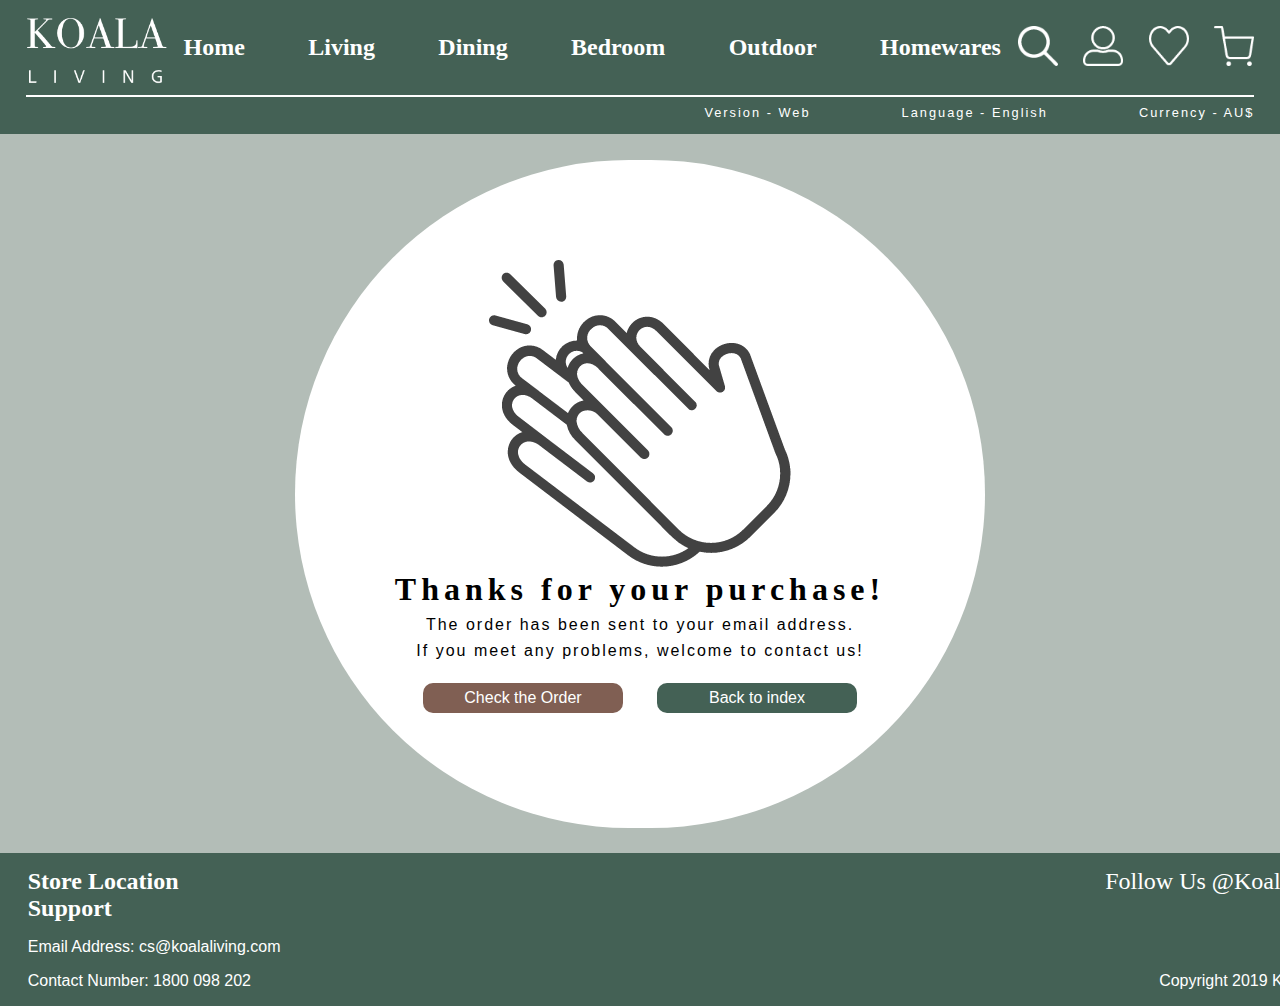
<file: SucessfullyPurchase.html>
<!DOCTYPE html>
<html lang="en">
<head>
    <meta charset="UTF-8">
    <meta http-equiv="X-UA-Compatible" content="IE=edge">
    <meta name="viewport" content="width=device-width, initial-scale=1.0">
    <title>Thanks for Purchase</title>
    <link rel="stylesheet" href="./css/layout.css">
    <link rel="stylesheet" href="./css/categoryPage.css">
    <link rel="stylesheet" href="./css/mobile.css">
</head>
<body class = "finishPurchase">
    <!--Header part-->
    <header>
        <!--Functions over the white line-->
        <div class = "Container upLine" id = "upLine">
            <img class = "logo" src = "./images/logo.png" alt = "logo"></img>
            <div class = "Container page">
                <div class = "btn-header"><a href = "index.html">Home</a></div>
                <div class = "btn-header" id = "clickBtn"><span id = "textInBtn">Living</span></div>
                <div class = "btn-header"><span>Dining</span></div>
                <div class = "btn-header"><span>Bedroom</span></div>
                <div class = "btn-header"><span>Outdoor</span></div>
                <div class = "btn-header"><span>Homewares</span></div>
            </div>
            <div class = "Container icon">
                <div class = "btn-header" id = "searchIcon" ><img src = "./images/searchIcon.png"></img></div>
                <div class = "btn-header" id = "userIcon" ><img src = "./images/userIcon.png"></img></div>
                <div class = "btn-header" id = "wishListIcon" onclick = "window.location.href = 'Wishlist.html'">
                    <img src = "./images/wishlistIcon.png"></img></div>
                <div class = "btn-header" id = "cartIcon" onclick = "window.location.href = 'emptyCart.html'">
                    <img src = "./images/cartIcon.png"></img></div>
            </div>
        </div>
        <!--Search Function-->
        <div class = "searchBar" id = "searchBar">
            <div class = "Container innerBar">
                <img id = "closeSearch" src = "./images/closeSearch.png"></img>
                <div><p>Velvet Sofa</p></div>
                <a href = "#"><img src = "./images/greenSearch.png"></img></a>
            </div>
        </div>
        <!--Functions under the white line-->
        <div class = "Container downLine">
            <div></div>
            <div class = "Container setting">
                <div class = "btn-setting" onclick = ""><span>Version - Web</span></div>
                <div class = "btn-setting" onclick = ""><span>Language - English</span></div>
                <div class = "btn-setting" onclick = ""><span>Currency - AU$</span></div>
            </div>
        </div>
        <!--Small Living Category in Header-->
        <div class = "livingCate" id = "categoryName">
            <div class = "Container living">
                <div class = "flexColumn">
                    <div class = "btn"><a href = "FabricSofas.html">Fabric Sofas</a></div>
                    <div class = "btn"><span>Coffee Tables</span></div>
                    <div class = "btn"><span>Ottomans</span></div>
                </div>
                <div class = "flexColumn">
                    <div class = "btn"><span>Leather Sofas</span></div>
                    <div class = "btn"><span>Side Tables</span></div>
                    <div class = "btn"><span>Office</span></div>
                </div>
                <div class = "flexColumn">
                    <div class = "btn"><span>Occasional Sofas</span></div>
                    <div class = "btn"><span>Entertainment Tables</span></div>
                    <div class = "btn"><span>Fabric & Leather Warranty</span></div>
                </div>
            </div>
        </div>

        <!--Login Function-->
        <div class = "loginSection flexColumn" id = "loginSection">
            <div class = "upLogin">
                <h6>Hi,</h6>
                <h6>Miss Shirley Friday!</h6>
                <div class = "btn-login" onclick = "window.location.href = 'MyAccount.html'">
                    <h6 style="margin-left: 20px;" class = "itemInfo title">My Account</h6>
                    <img style="margin-left: 20px;" src = "./images/arrow.png"></img></div>
                <div class = "btn-login" onclick = "window.location.href = 'Order.html'">
                    <h6 style="margin-left: 20px;" class = "itemInfo title">View My Order</h6>
                    <img style="margin-left: 20px;" src = "./images/arrow.png"></img></div>          
            </div>
            <button class = "btn-confirm green" id = "closeLogin">Continue Shopping</button>
        </div>
    </header>

    <!--Sidemenu-->
    <div class = "sidemenu" id = "sidemenu" style="display: none;">
        <div id = "normalDisplay">
            <div class = "headerPart" id = "sidemenuClose">
                <img src = "./images/leftArraw.png" style="margin-right: 15px;">
                <span>BACK</span>
            </div>
    
            <div class = "midPart">
                <span onclick = "window.location.href = 'MyAccount.html'">SHIRLEY</span>
                <img src = "./images/userIconBlack.png" style = "width: 25px; height: 25px;">
            </div>
    
            <div class = "midPart">
                <span onclick = "window.location.href = 'Wishlist.html'">WISHLIST</span>
                <img src = "./images/favoriteIconBlack.png" style = "width: 25px; height: 25px;">
            </div>
    
            <div class = "entrancesPart">
                <p onclick = "window.location.href = 'index.html'">Home</p>
                <p id = "livingBtn">Living</p>
                <p>Dining</p>
                <p>Bedroom</p>
                <p>Outdoor</p>
                <p>Homewares</p>
            </div>
    
            <div class = "footerPart">
                <p>Support</p>
                <p>Store Location</p>
            </div>
        </div>
        
        <div id = "livingDisplay" style = "display: none;">
            <div class = "headerPart" id = "livingDisplayClose">
                <img src = "./images/leftArraw.png" style="margin-right: 15px;">
                <span>BACK</span>
            </div>
            <div class = "entrancesPart">
                <p onclick = "window.location.href = 'FabricSofas.html'">Fabric Sofas</p>
                <p>Leather Sofas</p>
                <p style = "width:120px;">Occasional Chairs</p>
                <p>Coffee Tables</p>
                <p>Side Tables</p>
                <p style = "width:120px;">Entertainment Units</p>
                <p>Ottomans</p>
                <p>Office</p>
                <p style = "width:120px;">Fabric & Leather 
                    Protection Warranties</p>
            </div>
        </div>
    </div>

    <!--Mobile Header-->
    <div class = "mobile mobileHeader">
        <div class = "upperBar">
            <img class = "btn-mobileIcon" src = "./images/hamburgerBar.png" id = "humbargerBar">
            <img class = "logo" src = "./images/logo.png">
            <img class = "btn-mobileIcon" src = "./images/cartIcon.png" 
                onclick="window.location.href='Cart.html'">
        </div>
        <div class = "lowerBar">
            <div class = "naviBar mobileNavi">
            </div>
            <img class = "searchIcon" id = "mobileSearchIcon" src = "./images/searchIcon.png"></img>
        </div>
        <!--Mobile Search Function-->
        <div class = "mobileSearchBar" id = "mobileSearchBar">
            <input type = "text" class = "inputSearch"/>
            <img id = "mobileCloseSearch" src = "./images/closeSearch.png" class = "searchIcon"
                style = "position: absolute; z-index: 101; left: 10px">
            
            <img src = "./images/greenSearch.png" class = "searchIcon"
                style = "position: absolute; z-index: 101; right: 10px;">
        </div>
    </div>

    <!--Main Part-->
    <main>
        <div class = "innerCircle">
            <img src = "./images/clap.png" class = "clap"></img>
            <h2>Thanks for your purchase!</h2>
            <p>The order has been sent to your email address.</p>
            <p>If you meet any problems, welcome to contact us!</p>
            <button class = "btn-confirm brown" onclick = "window.location.href = 'Order.html'">Check the Order</button>
            <button class = "btn-confirm green" onclick = "window.location.href = 'index.html'">Back to index</button>
        </div>
    </main>

    <!--Mobile Main Part-->
    <div class = "mobile mobileMain" style = "text-align: center; color: #424242; margin-bottom: 50px; margin-top: 170px;">
        <img src = "./images/clap.png" class = "clap" style="width: 230px; height: 240px;"></img>
            <h2 style = "font-size: 1.5rem; font-family: 'Bodoni 72', serif; 
                font-weight: bold; letter-spacing: 2px; margin: 20px 0px;">
                Thanks for your purchase!</h2>
            <p style = "margin: 5px 15px; text-align: center;">The order has been sent to 
                your email address. If you meet any problems, welcome to contact us!</p>
            <button class = "btn-confirm brown" style="margin: 5px auto; width: 300px"
                onclick = "window.location.href = 'Order.html'">Check the Order</button>
            <button class = "btn-confirm green" style="margin: 5px auto; width: 300px"
                onclick = "window.location.href = 'index.html'">Back to index</button>
    </div>

    <!--Footer part-->
    <footer>
        <div class = "leftSide">

            <div class = "upSide">
                <a class = "info" href = "#">Store Location</a>
                <a class = "info" href = "#">Support</a>
            </div>
            <div class = "downSide">
                <p>Email Address: cs@koalaliving.com</p>
                <p>Contact Number: 1800 098 202</p>
            </div>
        </div>

        <div class = "rightSide">
            <div class = "upSide">
                <p>Follow Us @Koala_living</p>
            </div>
            <div class = "downSide">
                <p>Copyright 2019 Koala Living</p>
            </div>
        </div>

    </footer>

    <script src="./js/sidemenu.js"></script>
    <script src="./js/search.js"></script>
    <script src="./js/smallCategory.js"></script>
    <script src="./js/loginFunction.js"></script>
</body>
</html>
</file>
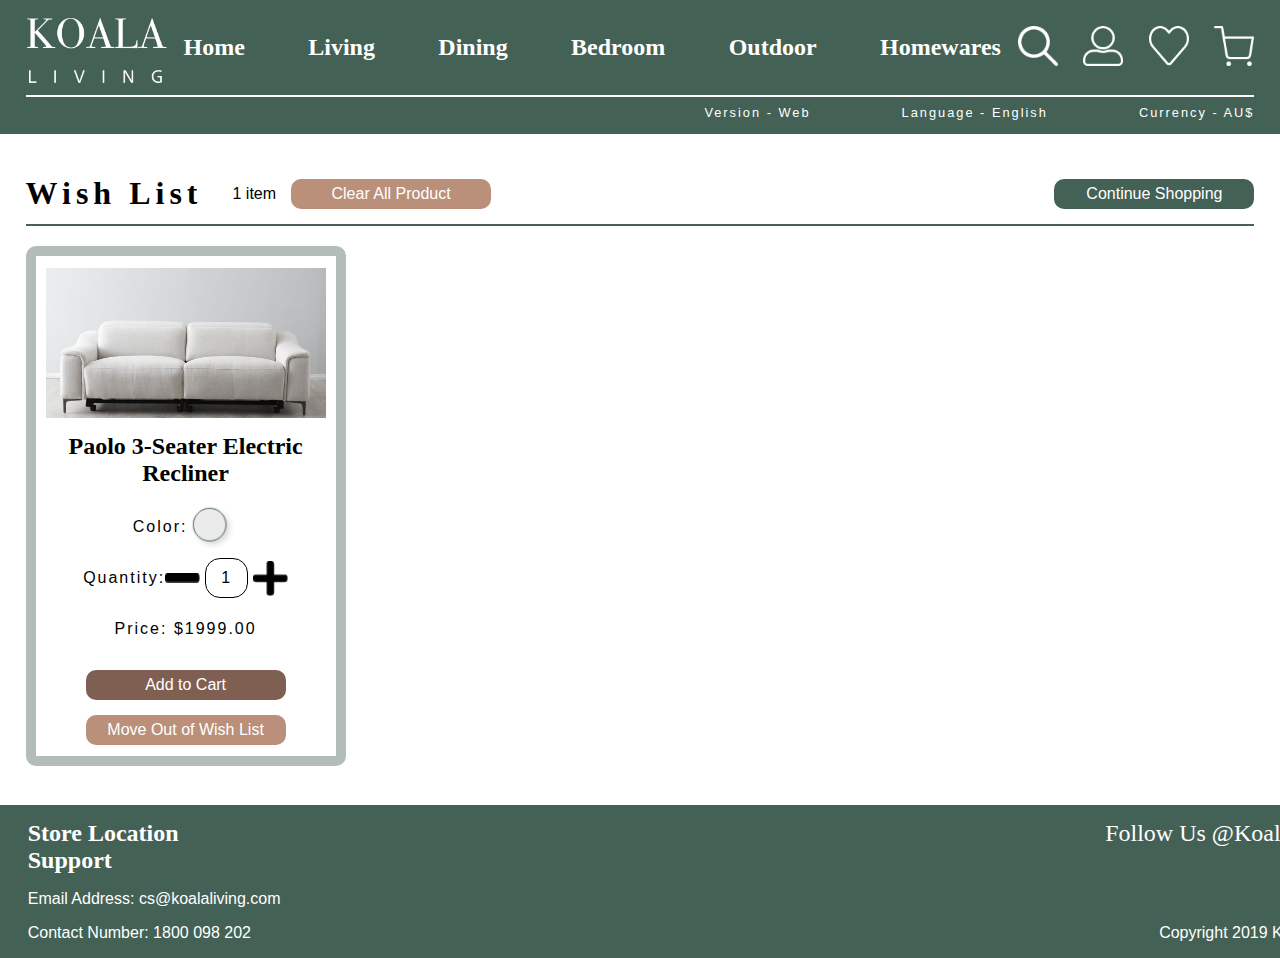
<file: Wishlist.html>
<!DOCTYPE html>
<html lang="en">
<head>
    <meta charset="UTF-8">
    <meta http-equiv="X-UA-Compatible" content="IE=edge">
    <meta name="viewport" content="width=device-width, initial-scale=1.0">
    <title>Wishlist</title>
    <link rel="stylesheet" href="./css/layout.css">
    <link rel="stylesheet" href="./css/categoryPage.css">
    <link rel="stylesheet" href="./css/mobile.css">
</head>
<body>
    <!--Header part-->
    <header>
        <!--Functions over the white line-->
        <div class = "Container upLine" id = "upLine">
            <img class = "logo" src = "./images/logo.png" alt = "logo"></img>
            <div class = "Container page">
                <div class = "btn-header"><a href = "index.html">Home</a></div>
                <div class = "btn-header" id = "clickBtn"><span id = "textInBtn">Living</span></div>
                <div class = "btn-header"><span>Dining</span></div>
                <div class = "btn-header"><span>Bedroom</span></div>
                <div class = "btn-header"><span>Outdoor</span></div>
                <div class = "btn-header"><span>Homewares</span></div>
            </div>
            <div class = "Container icon">
                <div class = "btn-header" id = "searchIcon" ><img src = "./images/searchIcon.png"></img></div>
                <div class = "btn-header" id = "userIcon" ><img src = "./images/userIcon.png"></img></div>
                <div class = "btn-header" id = "wishListIcon" onclick = "window.location.href = 'Wishlist.html'">
                    <img src = "./images/wishlistIcon.png"></img></div>
                <div class = "btn-header" id = "cartIcon" onclick = "window.location.href = 'Cart.html'">
                    <img src = "./images/cartIcon.png"></img></div>
            </div>
        </div>
        <!--Search Function-->
        <div class = "searchBar" id = "searchBar">
            <div class = "Container innerBar">
                <img id = "closeSearch" src = "./images/closeSearch.png"></img>
                <div><p>Velvet Sofa</p></div>
                <a href = "#"><img src = "./images/greenSearch.png"></img></a>
            </div>
        </div>
        <!--Functions under the white line-->
        <div class = "Container downLine">
            <div></div>
            <div class = "Container setting">
                <div class = "btn-setting" onclick = ""><span>Version - Web</span></div>
                <div class = "btn-setting" onclick = ""><span>Language - English</span></div>
                <div class = "btn-setting" onclick = ""><span>Currency - AU$</span></div>
            </div>
        </div>
        <!--Small Living Category in Header-->
        <div class = "livingCate" id = "categoryName">
            <div class = "Container living">
                <div class = "flexColumn">
                    <div class = "btn"><a href = "FabricSofas.html">Fabric Sofas</a></div>
                    <div class = "btn"><span>Coffee Tables</span></div>
                    <div class = "btn"><span>Ottomans</span></div>
                </div>
                <div class = "flexColumn">
                    <div class = "btn"><span>Leather Sofas</span></div>
                    <div class = "btn"><span>Side Tables</span></div>
                    <div class = "btn"><span>Office</span></div>
                </div>
                <div class = "flexColumn">
                    <div class = "btn"><span>Occasional Sofas</span></div>
                    <div class = "btn"><span>Entertainment Tables</span></div>
                    <div class = "btn"><span>Fabric & Leather Warranty</span></div>
                </div>
            </div>
        </div>

        <!--Confirm Frame-->
        <div class = "confirm" id = "addCartConfirm">
            <h4>It has been <span>successfully added</span>! There is <span>1 item</span> in your Cart!</h4>
            <div class = "btns-confirm">
                <button id = "viewCart" class = "btn-confirm brown">View Cart</button>
                <button id = "closeCart" class = "btn-confirm green">Continue Shopping</button>
            </div>
        </div>

        <!--Login Function-->
        <div class = "loginSection flexColumn" id = "loginSection">
            <div class = "upLogin">
                <h6>Hi,</h6>
                <h6>Miss Shirley Friday!</h6>
                <div class = "btn-login" onclick = "window.location.href = 'MyAccount.html'">
                    <h6 style="margin-left: 20px;" class = "itemInfo title">My Account</h6>
                    <img style="margin-left: 20px;" src = "./images/arrow.png"></img></div>
                <div class = "btn-login" onclick = "window.location.href = 'Order.html'">
                    <h6 style="margin-left: 20px;" class = "itemInfo title">View My Order</h6>
                    <img style="margin-left: 20px;" src = "./images/arrow.png"></img></div>          
            </div>
            <button class = "btn-confirm green" id = "closeLogin">Continue Shopping</button>
        </div>
    </header>

    <!--Sidemenu-->
    <div class = "sidemenu" id = "sidemenu" style="display: none;">
        <div id = "normalDisplay">
            <div class = "headerPart" id = "sidemenuClose">
                <img src = "./images/leftArraw.png" style="margin-right: 15px;">
                <span>BACK</span>
            </div>
    
            <div class = "midPart">
                <span onclick = "window.location.href = 'MyAccount.html'">SHIRLEY</span>
                <img src = "./images/userIconBlack.png" style = "width: 25px; height: 25px;">
            </div>
    
            <div class = "midPart">
                <span onclick = "window.location.href = 'Wishlist.html'">WISHLIST</span>
                <img src = "./images/favoriteIconBlack.png" style = "width: 25px; height: 25px;">
            </div>
    
            <div class = "entrancesPart">
                <p onclick = "window.location.href = 'index.html'">Home</p>
                <p id = "livingBtn">Living</p>
                <p>Dining</p>
                <p>Bedroom</p>
                <p>Outdoor</p>
                <p>Homewares</p>
            </div>
    
            <div class = "footerPart">
                <p>Support</p>
                <p>Store Location</p>
            </div>
        </div>
        
        <div id = "livingDisplay" style = "display: none;">
            <div class = "headerPart" id = "livingDisplayClose">
                <img src = "./images/leftArraw.png" style="margin-right: 15px;">
                <span>BACK</span>
            </div>
            <div class = "entrancesPart">
                <p onclick = "window.location.href = 'FabricSofas.html'">Fabric Sofas</p>
                <p>Leather Sofas</p>
                <p style = "width:120px;">Occasional Chairs</p>
                <p>Coffee Tables</p>
                <p>Side Tables</p>
                <p style = "width:120px;">Entertainment Units</p>
                <p>Ottomans</p>
                <p>Office</p>
                <p style = "width:120px;">Fabric & Leather 
                    Protection Warranties</p>
            </div>
        </div>
    </div>

    <!--Mobile Header-->
    <div class = "mobile mobileHeader">
        <div class = "upperBar">
            <img class = "btn-mobileIcon" src = "./images/hamburgerBar.png" id = "humbargerBar">
            <img class = "logo" src = "./images/logo.png">
            <img class = "btn-mobileIcon" src = "./images/cartIcon.png" 
                onclick="window.location.href='Cart.html'">
        </div>
        <div class = "lowerBar">
            <div class = "naviBar mobileNavi">
                <a onclick = "javascript: history.back(-1)">Back to Shopping</a>
            </div>
            <img class = "searchIcon" id = "mobileSearchIcon" src = "./images/searchIcon.png"></img>
        </div>
        <!--Mobile Search Function-->
        <div class = "mobileSearchBar" id = "mobileSearchBar">
            <input type = "text" class = "inputSearch"/>
            <img id = "mobileCloseSearch" src = "./images/closeSearch.png" class = "searchIcon"
                style = "position: absolute; z-index: 101; left: 10px">
            
            <img src = "./images/greenSearch.png" class = "searchIcon"
                style = "position: absolute; z-index: 101; right: 10px;">
        </div>

        <!--Mobile Add Product Confirmation-->
        <div class = "addProduct" id = "addProduct">
            <div class = "firstConfirm" id = "firstConfirm">
                <div class = "group">
                    <p>Color:</p>
                    <img class = "color" src = "./images/color.png"></img>
                </div>
                <div class = "group">
                    <p>Quantity:</p>
                    <img style = "width: 20px; height: 5px;" class = "minus" src = "./images/minus.png"></img>
                    <p class = "qty">1</p>
                    <img style = "width: 20px; height: 20px;" class = "plus" src = "./images/plus.png"></img>
                </div>
                <div class = "btnGroups">
                    <button class = "mobileButton green" id = "mobileCancel">Cancel</button>
                    <button class = "mobileButton brown"id = "confirmBtn">Add to Cart</button>
                </div>
            </div>

            <div class = "secondConfirm" id = "secondConfirm">
                <h4 style="font-weight: 400;">It has been <span>successfully added</span>! There is <span>1 item</span> in your Cart!</h4>
                <div class = "btns-confirm" style="flex-direction: column; width: max-content;">
                    <button onclick = "window.location.href = 'Cart.html'" class = "btn-confirm brown" 
                        style="margin: 0px auto; width: 300px; margin-bottom: 10px;">
                        View Cart
                    </button>
                    <button id = "mobileCloseReminder" class = "btn-confirm green" 
                        style="margin: 0px auto; width: 300px">
                        Continue Shopping
                    </button>
                </div>
            </div>
        </div>
    </div>

    <!--Main-->
    <main>
        <div class = "titleLine">
            <div class = "leftTitle">
                <h2>Wish List</h2>
                <p>1 item</p>
                <button class = "btn-confirm lightBrown">Clear All Product</button>
            </div>
            <button class = "btn-confirm green" onclick = "javascript: history.back(-1)">Continue Shopping</button>
        </div>
        <div class = "itemList">
            <div class = "item1">
                <img class = "smallProductPht" src = "./images/Sofas/sofa1.png"></img>
                <h5>Paolo 3-Seater Electric Recliner</h5>
                <div class = "group">
                    <p>Color:</p>
                    <img class = "color" src = "./images/color.png"></img>
                </div>
                <div class = "group">
                    <p>Quantity:</p>
                    <img class = "minus" src = "./images/minus.png"></img>
                    <p class = "qty">1</p>
                    <img class = "plus" src = "./images/plus.png"></img>
                </div>
                <div class = "group"><p>Price: $1999.00</p></div>
                <div>
                    <button id = "addCartIcon" class = "btn-confirm brown btn-item">Add to Cart</button>
                </div>
                <div>
                    <button class = "btn-confirm lightBrown btn-item">Move Out of Wish List</button>
                </div>
            </div>
        </div>
    </main>

    <!--Mobile Main Part-->
    <div class = "mobile mobileMain" style = "background-color: white; color:black;">
        <div class = "titleLine mobileTitle" style="margin: 0px 15px; padding-bottom: 20px;  margin-top: 50px;">
            <h2>Wish List</h2>
            <button class = "mobileButton lightBrown">Clear All</button>
        </div>
        <div class = "itemList" id = "mobileItem">
            <div class = "item1 cart mobileCart" style="margin: 0px auto; height: 440px;">
                <img class = "smallProductPht" src = "./images/Sofas/sofa1.png"></img>
                <h2 style="font-size: 1.2rem;">Paolo 3-Seater Electric Recliner</h2>
                <div class = "group">
                    <p>Color:</p>
                    <img class = "color" src = "./images/color.png"></img>
                </div>
                <div class = "group">
                    <p>Quantity:</p>
                    <img style = "width: 20px; height: 5px;" class = "minus" src = "./images/minus.png"></img>
                    <p class = "qty">1</p>
                    <img style = "width: 20px; height: 20px;" class = "plus" src = "./images/plus.png"></img>
                </div>
                <div class = "group"><p>Price: $1999.00</p></div>
                <button class = "btn-confirm brown" id = "mobileAddCart" style="margin: 5px 0px;">
                    Add to Cart</button>
                <button class = "btn-confirm lightBrown" id = "" style="margin: 5px 0px;">
                    Move Out of Wish List</button>
            </div>
        </div>
    </div>

    <!--Footer part-->
    <footer>
        <div class = "leftSide">

            <div class = "upSide">
                <a class = "info" href = "#">Store Location</a>
                <a class = "info" href = "#">Support</a>
            </div>
            <div class = "downSide">
                <p>Email Address: cs@koalaliving.com</p>
                <p>Contact Number: 1800 098 202</p>
            </div>
        </div>

        <div class = "rightSide">
            <div class = "upSide">
                <p>Follow Us @Koala_living</p>
            </div>
            <div class = "downSide">
                <p>Copyright 2019 Koala Living</p>
            </div>
        </div>

    </footer>

    <script src="./js/mobileAddToCart.js"></script>
    <script src="./js/sidemenu.js"></script>
    <script src="./js/search.js"></script>
    <script src="./js/smallCategory.js"></script>
    <script src="./js/addCart.js"></script>
    <script src="./js/loginFunction.js"></script>

</body>
</html>
</file>
<file: css/layout.css>
:root{
    font-family: "Bodoni 72", serif;
    font-size: 16px;
}

/*Desktop Version*/
body{
    margin: 0;
    overflow: visible;
}

/*Header Section*/
header{
    background-color: #446155;
    position: fixed;
    top: 0;
    z-index: 100;
    width: 100%;
}

/*Search Function*/

.searchBar{
    display: none;
    height: 79px;
    padding-top: 8px;
    padding-bottom: 8px;
    align-items: center;
}

.innerBar{
    width: 1000px;
    height: 65px;
    align-items: center;
    margin: auto;
    background-color: white;
    border-radius: 10px;
}

.innerBar > img{
    margin-left: 5px;
    width: 40px;
    height: 40px;
    cursor: pointer;
}

.innerBar > div{
    height: 40px;
}

.innerBar > div > p{
    font-size: 2em;
    font-weight: 600;
    margin-left: 20px;
    margin-top: 0;
    margin-bottom: 0;
}

.innerBar > a{
    margin-left: auto;
    margin-right: 5px;
}

.innerBar > a > img{
    width: 40px;
    height: 40px;
    cursor: pointer;
}

/*Other Functions*/

.upLine, .downLine{
    margin-left: 2%;
    margin-right: 2%;
    align-items: center;
}

.downLine{
    font-family: "Adobe Clean", sans-serif;
    letter-spacing: 2px;
    color: white;

    font-size: 0.8rem;

    padding-top: 8px;
    padding-bottom: 14px;
    border-top: 2px solid white;
}

.naviBar > a{
    text-decoration: none;
    color: white;
}

.naviBar > img{
    margin-bottom: 4px;
}

.setting{
    width: 550px;
}

.btn-setting{
    cursor: pointer;
}

.upLine{
    padding-top: 8px;
    padding-bottom: 8px;
}

.page{
    width: 900px;
}

.btn-header{
    cursor: pointer;
}

.btn-header > span, .btn-header > a{
    color: white;
    font-size: 1.5em;
    font-weight: 600;
    text-decoration: none;
    
    padding: 5px 15px;
    border: 2px solid transparent;
}

.icon{
    width: 250px;
}

.btn-header > img{
    width: 40px;
    height: 40px;
}

.logo{
    width: 149px;
    height: 79px;
}

/*Small Category Entrance*/
.livingCate{
    display: none;
    background-color: #446155;
    height: 340px;
}

.living{
    height: 300px;
    margin-left: 2%;
    margin-right: 2%;
    margin-top: 1%;
}

.living > .flexColumn > .btn{
    background-color: #6A877B;
    font-family: "Bodoni 72", serif;
    font-size: 1.4em;
    font-weight: 600;
    letter-spacing: 4px;
    text-transform: none;
    width: 300px;
    height: 70px;
}

/*Main Section*/
main{
    display: flex;
    flex-direction: column;
    margin-top: 175px;
    margin-left: 2%;
    margin-right: 2%;
}

.cate{
    height: 800px;
    width: 1368px;
}

.Container{
    display: flex;
    justify-content: space-between;
    flex-direction: row;
    flex-wrap: nowrap;
    
}

.flexColumn{
    display: flex;
    justify-content: space-between;
    flex-direction: column;
}

.flexItem{
    display: block;
    height: 100%;
    width: 100%;
    position: relative;
}

.imgBox{
    display: block;
}

.dinnerTopic{
    background-image: url("./images/dinnerTopic.png");
    background-repeat: no-repeat;
    width: 435px;
    height: 341px;
}

.dinnerTopic > .btn{
    margin-top: 60%;
    margin-left: 20%;
}

.livingTopic{
    background-image: url("./images/livingTopic.png");
    background-repeat: no-repeat;
    width: 550px;
    height: 358px;
}

.livingTopic > .btn{
    margin-top: 50%;
    margin-left: 25%;
}

.bedroomTopic{
    background-image: url("./images/bedroomTopic.png");
    background-repeat: no-repeat;
    width: 550px; 
    height: 418px;
}

.bedroomTopic > .btn{
    margin-top: 62%;
    margin-left: 27%;
}

.outdoorTopic{
    background-image: url("./images/outdoorTopic.png");
    background-repeat: no-repeat;
    width: 330px;
    height: 390px;
}

.outdoorTopic > .btn{
    margin-top: 93%;
    margin-left: 11%;
}

.homewaresTopic{
    background-image: url("./images/homewaresTopic.png");
    background-repeat: no-repeat;
    width: 330px;
    height: 386px;
}

.homewaresTopic > .btn{
    margin-top: 93%;
    margin-left: 11%;
}

.btn{
    display: inline-block;
    position: relative;
    overflow: hidden;
    border: 2px solid white;
    color: white;
    font-size: 24px;
    font-weight: 400;
    text-transform: uppercase;
    text-align: center;
    letter-spacing: 2px;
    font-family: "Adobe Clean", sans-serif;
    cursor: pointer;
    width: 260px;   
    height: 60px;

    transition: 0.5s ease;
    backdrop-filter: blur(20px);
}

.btn > span, .btn > a{
    position: absolute;
    top: 50%;
    right: 0;
    left: 0;
    transform: translateY(-50%);
}

.btn > a{
    color: white;
    text-decoration: none;
}

.btn:hover{
    box-shadow: 0px 0px 10px 5px white;
}

.vc{
    margin-top: 3%;

    display: flex;
    flex-direction: row;
    flex-wrap: nowrap;
    justify-content: space-between;
    align-items: center;

    background-color: #424242;
    height: 500px;
    width: 1368px;
}

.vcIntro{
    margin-right: 50px;
    padding-left: 3%;

    border-left: 2px solid white;

    color: white;
}

.vcIntro > h1{
    width: 300px;

    font-family: "Adobe Clean", sans-serif;
    font-size: 2.5rem;
    letter-spacing: 2px;
}

.vcIntro > p{
    width: 450px;

    font-size: 1.5em;
    letter-spacing: 3px;
    font-weight: 100;
}

.book{
    margin-top: 50px;
}


.vcPicture{
    float: left;

    width: 700px;
    height: 400px;
    margin-left: 35px;
}

.concept{
    
    margin-top: 3%;

    display: flex;
    flex-direction: row;
    flex-wrap: nowrap;
    justify-content: space-between;
    align-items: center;

    background-color: #BB907A;
    height: 600px;
    width: 1368px;
}

.conceptIntro{
    margin-left: 50px;
    color:white;
}

.conceptIntro > h1{
    width: 900px;
    margin: 0px;
    font-family: "Adobe Clean", sans-serif;
    font-size: 2.5rem;
    letter-spacing: 2px;
}
.conceptIntro > p{
    margin-top: 30px;
    padding-top: 20px;
    border-top: 2px solid white;

    width: 900px;

    font-size: 1.5em;
    letter-spacing: 3px;
    font-weight: 100;
}

.learnMore{
    margin-top: 50px;
    
}

.conceptImg{
    height: 500px;
    width: 300px;
    margin-right: 35px;
    
    
}

/*Footer Section*/
footer{
    min-width: 1387px;
    display: flex;
    justify-content: space-between;
    flex-direction: row;
    overflow-x: hidden;

    margin-top: 3%;

    color: white;

    background-color: #446155;
}

.leftSide, .rightSide{
    
    display: flex;
    justify-content: space-between;
    flex-direction: column;

    width: 300px;

    margin-left: 2%;
    margin-right: 2%;
}

.rightSide{
    text-align: end;
}

.upSide{
    margin-top: 5%;

    font-size: 1.5em;
    font-weight: bold;
}

.upSide > a{
    margin-right: 10%;
}

.upSide > p{
    font-family: "Bodoni 72", serif;
    margin: 0;
    font-weight: lighter;
}

.downSide > p{
    font-family: "Adobe Clean", sans-serif;
    font-weight: 300;
}

.info{
    color: white;
    text-decoration: none;
}

.emptyPage{
    position: absolute;
}
</file>
<file: css/categoryPage.css>
h1{
    font-weight: 600;
    letter-spacing: 5px;
}

.categoryPage > p{
    margin: 0;
    font-family: "Adobe Clean", sans-serif;
    letter-spacing: 1px;
}

.categoryPage > p > span {
    color: #805F53;
    letter-spacing: 1px;
    margin-left: 5px;
}

.background{
    width: 100%;
    background-color: #B3BDB7;
    margin-top: 2%;
    min-width: 1153px;
}

.livingPage{
    margin: 2%;
}

.filterSection{
    margin-left: 2%;
    margin-right: 2%;
    font-family: "Adobe Clean", sans-serif;
    letter-spacing: 1px;
    display: flex;
    flex-direction: column;
    padding-bottom: 1%;
    border-bottom: 3px solid white;
}

.filter{
    display: block;
}

h3{
    float: left;
}

.btns{
    display: flex;
    flex-wrap: wrap;
    margin-top: 1em;
}

.icons{
    display: flex;
    flex-wrap: wrap;
}

.icon-filter > img{
    width: 40px;
    height: 40px;
}

.icon-filter{
    cursor: pointer;
    margin-left: 2%;
    width: 40px;
    height: 40px;
    padding: 0.5em;
    background-color: white;
}

.btn-filter{
    cursor: pointer;
    margin-left: 2%;
    padding: 5px 30px;
    align-self: center;
    border-radius: 10px;
    background-color: white;
    margin-bottom: 0.7em;
}

.choosed{
    color: white;
    background-color: #805F53;
}

.fabricSofas{
    margin: 2%;
}

.livingCol > .imgBox{
    text-align: center;
    background-color: white;
    margin-bottom: 7%;
    text-decoration: none;
    color: black;
    font-size: 1.2em;
    font-weight: 600;
    letter-spacing: 3px;
    height: 280px;
}

.livingCol > .imgBox > img{
    width: 370px;
    height: 230px;
}

.livingCol > .imgBox > div{
    margin-top: 2%;
}

.fabricCol > .imgBox{
    font-family: "Adobe Clean", sans-serif;
    text-align: center;
    background-color: white;
    margin-bottom: 7%;
    text-decoration: none;
    color: black;
    font-size: 1.2em;
    font-weight: 600;
    letter-spacing: 3px;
    width: 370px;
    height: 310px;
    position: relative;
}



.fabricCol > .imgBox > a > .product{
    width: 370px;
    height: 180px;
    position: absolute;
    top: 0;
    left: 0;
    right: 0;
    bottom: 0;
}

.fabricCol > .imgBox > .favorite{
    cursor: pointer;
    width: 50px;
    height: 50px;
    position: absolute;
    top: 5px;
    left: 5px;
    right: 0;
    bottom: 0;
    z-index: 99;
}


.fabricCol > .imgBox > .details{
    width: 370px;
    position: absolute;
    top: 190px;
}

.details > p{
    margin-top: 0;
    margin-bottom: 10px;
    font-weight: 400;
    letter-spacing: 1px;
}

.details > .price{
    color: #781715;
    letter-spacing: 0;
}

.details > button{
    font-family: "Adobe Clean", sans-serif;
    font-size: 1em;
    font-weight: 400;
    letter-spacing: 1px;
    padding: 1px 70px;
    border-radius: 10px;
    border-color: #805F53;
    border-style: solid;
    background-color: #805F53;
    color: white;
    cursor: pointer;
}

/*Confirm Frame*/

.confirm{
    display: none;

    width: 1000px;
    height: 100px;
    background-color: white;
    border-radius: 10px;

    flex-direction: column;
    margin: 2.5% auto;
    position: fixed;
    top: 0;
    left: 0;
    right: 0;
    bottom: 0;
    text-align: center;
    z-index: 101;
}

.confirm > h4, h4 > span{
    font-family: "Adobe Clean", sans-serif;
    font-size: 1em;
    font-weight: 400;
    letter-spacing: 1px;
    margin-bottom: 15px;
}

h4 > span{
    color: #781715;
}

.btns-confirm{
    margin: 0 auto;
    display: flex;
    justify-content: space-between;
    width: 700px;
}

.btn-confirm{
    font-family: "Adobe Clean", sans-serif;
    color: white;
    font-size: 1em;
    font-weight: 300;
    width: 200px;
    height: 30px;
    border-style: none;
    border-radius: 10px;
    cursor: pointer;
    align-self: center;
}

.brown{
    background-color: #805F53;
}

.green{
    background-color: #446155;
}

.lightBrown{
    background-color: #BB907A;
}

/*login Function*/
.loginSection{
    display: none;
    background-color: white;
    width: 15%;
    height: 200%;
    padding: 1% 1%;
    border-radius: 10px;
    position: absolute;
    top: 80px;
    right: 28px;
    z-index: 101;
    text-align: center;
}

.btn-login{
    background-color: #B3BDB7;
    display: flex;
    align-items: center;
    margin: 15px 0px;
    padding: 5px 0px;
    border-radius: 10px;
    cursor: pointer;
}



/*Wish List*/
.titleLine{
    display: flex;
    justify-content: space-between;
    align-items: center;
    padding-bottom: 1%;
    border-bottom: 2px solid #446155;
}

.leftTitle{
    display: flex;
}

.orderTotal{
    color: #781715;
}

h2{
    font-size: 2em;
    letter-spacing: 5px;
    margin: 0;
}

.leftTitle > p{
    font-size: 1em;
    font-family: "Adobe Clean", sans-serif;
    margin: auto 0;
    margin-left: 30px;
    margin-right: 15px;
}

.itemList{
    margin-top: 20px;
}

.item1{
    width: 300px;
    height: 500px;
    background-color: white;
    border: 10px solid #B3BDB7;
    border-radius: 10px;

    display: flex;
    flex-direction: column;
    justify-content: center;
    text-align: center;
}

.cart{
    height: 491px;
}


.redText{
    color: #781715;
}

.hidden{
    visibility: hidden;
}

h5{
    font-size: 1.5em;
    margin: 0;
    margin-top: 15px;
    margin-bottom: 15px;
}

.group{
    display: flex;
    align-items: center;
    margin: 0 auto;
    height: 51px;
}

.qty{
    margin: 0;
    padding: 10px 15px;
    border-radius: 15px;
    border: 1px solid black;
    margin-left: 5px;
    margin-right: 5px;
}

.itemList p, .checkoutList p, .innerCircle p{
    font-family: "Adobe Clean", sans-serif;
    letter-spacing: 2px;
    margin-top: 0.5em;
    margin-bottom: 0.5em;
}


.smallProductPht{
    width: 280px;
    height: 150px;
    margin: 0 auto;
}

.color{
    width: 51px;
    height: 51px;
}

.minus{
    width: 35px;
    height: 10px;
}

.plus{
    width: 35px;
    height: 35px;
}

.btn-item{
    margin-top: 15px;
}

.itemCheckbox{
    align-items: center;
}

.chooseItem{
    height: 30px;
    width: 30px;
    cursor: pointer;
}

/*Checkout Page*/

.checkoutMain{
    display: flex;
    flex-direction: column;
    margin-top: 175px;
    margin-left: 2%;
    margin-right: 2%;
}

.checkoutForm{
    flex-wrap: wrap;
}

.addressForm, .shippingMethod, .orderSummary, .orderComment{
    margin-top: 15px;
    height: fit-content;
}

.paymentMethod{
    margin-top: 30px;
    height: fit-content;
}

.form{
    margin: 0;
    justify-content: space-between;
    height: fit-content;
}

.shippingMethod .form, .paymentMethod .form{
    margin-bottom: 10px;
}

.special_justify{
    justify-content: flex-start;
}

.titleForm{
    background-color: #B3BDB7;
    text-align: center;
    padding-top: 5px;
    padding-bottom: 5px;
    margin: 0;
    letter-spacing: 2px;
}

.innerForm{
    border: 2px solid #B3BDB7;
    padding: 10px 10px;

}

h6, label{
    font-size: 1.2em;
    margin-top: 5px;
    margin-bottom: 5px;
    letter-spacing: 2px;
}

.reminder{
    font-size: 1em;
    letter-spacing: 2px;
    padding-bottom: 5px;
    border-bottom: 2px solid #446155;
}

.formInput{
    width: 320px;
    height: 30px;
    border-radius: 10px;
    border-style: solid;
    border-width: 1px;
    font-size: 1.1em;
    font-family: "Adobe Clean", sans-serif;
}

.smallerForm{
    width: 150px;
}

.formCheckbox{
    width: 25px;
    height: 25px;
}

.choice{
    margin-left: 5px;
}

.longerBtn{
    margin-top: 20px;
    width: 300px;
}

.discountCode{
    margin-top: 10px;
    padding-top: 10px;
    border-top: 2px solid #446155;
}

.checkoutItem{
    margin-top: 2px;
    height: 385px;
}

.itemInfo{
    font-family: "Adobe Clean", sans-serif;
    font-weight: 300;
    font-size: 1em;
}

.checkoutList{
    margin-bottom: 15px;
}

.priceCalculation{
    margin: 10px 0px;
}

.command{
    height: 300px;
    width: 200px;
    border: 5px solid #B3BDB7;
    font-size: 1.2em;
    font-family: "Adobe Clean", sans-serif;
}

.placeOrder{
    margin-top: 10%;
    font-size: 1.5em;
    font-weight: 400;
    width: 200px;
    height: 70px;
    text-transform: uppercase;
}

/*Successfully Purchase Page*/

.finishPurchase{
    background-color: #B3BDB7;
}

.finishPurchase > main{
    margin-top: 160px;
}

.finishPurchase > footer{
    margin-top: 25px;
}

.innerCircle{
    margin: auto;
    text-align: center;
    background-color: white;
    padding: 100px 100px;
    border-radius: 1500px;
}

.innerCircle > button{
    margin: 15px;
}

/*Order Page*/

.orderInfo{
    align-items: center;
    justify-content: left;
    background-color: #B3BDB7;
    height: 200px;
    border-radius: 10px;
    margin-bottom: 50px;
}

.whiteBackground{
    background-color: white;
    height: 170px;
    width: 300px;
    border-radius: 10px;
    margin: 0px 15px;
}

.whiteBackground h6{
    margin-left: 20px;
}

.whiteBackground > .itemInfo{
    margin-top: 5px;
    margin-bottom: 0px;
}

.orderPage{
    border-radius: 10px;
}

.itemDetails{
    margin-top: 15px;
}

.title{
    font-weight: 400;
}

.paymentColumn{
    width: 340px;
    height: 120px;
}

.currentStatus{
    width: 340px;
    height: 40px;
}

/*Detailed Product Page*/

.productIntro .group{
    margin:0;
}

.productIntro p{
    font-size: 1.4em;
}

.btn-productIntro{
    margin-right: 50px;
}

.priceDisplay{
    font-family: "Adobe Clean", sans-serif;
    color: #781715;
    font-weight: 400;
    margin: 20px 0px;
}

.imgGroup{
    display: flex;
    justify-content: space-between;
}

.imgGroup > img{
    width: 105px;
    height: 85px;
    cursor: pointer;
}

.btn-circle{
    width: max-content;
    padding: 20px;
    border-radius: 50px;
    cursor: pointer;

    position: fixed;
    right: 0;
}

.alignTop{
    width: 35px;
    height: 35px;
}

.pageTop{
    position: absolute;
    top: 0;
}

.downDetails{
    background-color: #B3BDB7;
    margin-top: 50px;
}

.description, .productDetails, .warranty{
    background-color: white;
    margin: 15px 30px;
}

.description > .Container{
    align-items: center;
    margin: 20px 15px;
}

.paragraph{
    width: 900px;
}

.paragraph h5{
    font-size: 1.5em;
    letter-spacing: 2px;
}

.paragraph p, .productDetails p, .warranty{
    font-family: "Adobe Clean", sans-serif;
    font-size: 1em;
    letter-spacing: 1px;
    line-height: 170%;
}

.leftDetails{
    margin-left: 15px;
    margin-right: 200px;
}

.rightDetails{
    margin-left: 100px;
}

.middleLine{
    align-self: center;
    border-left: 2px solid #000000;
    height: 320px;
}

.warranty{
    padding: 10px 15px;
}

.acceleratorGroup{
    margin: 15px 30px;
    padding-bottom: 15px;
    border-bottom: 3px solid white;
}

.btn-accelerator{
    width: 15%;
    height: 40px;
    background-color: white;
    text-align: center;
    display: flex;
    align-items: center;
    justify-content: center;
    border-radius: 5px;
}

.btn-accelerator a{
    text-decoration: none;
    font-family: "Adobe Clean", sans-serif;
    font-size: 1em;
    letter-spacing: 1px;
    color: black;
}

.btn-confirm:hover, .favorite:hover, .imgBox button:hover, .formCheckbox:hover, .chooseItem:hover{
    box-shadow: 0px 0px 10px 2px #AFAFAF;
}

.imgBox:hover{
    box-shadow: 0px 0px 10px 2px grey;
}

/*My Account Page*/

.myAccount .commonAddress, .myAccount .personalInfo{
    width: 48%;
    min-width: 540px;
    margin-top: 1%;
}

.myAccount .group{
    justify-content: flex-start;
}

.myAccount .innerForm .flexColumn{
    margin-right: 25px;
}

.personalInfo .smallerForm{
    width: 180px;
}

.commonAddress .smallerForm{
    width: 290px;
}

.myAccount .innerForm .btn-confirm{
    margin-top: 50px;
    margin-right: 25px;
    align-self: flex-end;
}
</file>
<file: css/mobile.css>
/*Change to mobile version*/
@media screen and (min-width: 769px) {
    .mobile{
        display: none;
    }
}

@media screen and (max-width: 768px) {
    .mobile{
        display: block;
        color:white;
        font-family: "Adobe Clean", sans-serif;
        font-size: 16px;
    }

    .logo{
        width: 100px;
        height: 50px;
    }

    header{
        display: none;
    }

    footer{
        display: none;
    }

    main{
        display: none;
    }

    .mobileInvisible{
        display: none;
    }

    .checkoutMain{
        margin-top: 150px;
    }

    .mobileCheckoutForm{
        margin: 0px auto;
        flex-direction: column;
    }

    .mobileTitle h2{
        font-size: 1.5rem;
        font-family: "Bodoni 72", serif;
        font-weight: bold;
        letter-spacing: 2px;
    }

    .mobileTextarea{
        width: inherit;
    }

    .placeOrder{
        height: 50px;
        margin-bottom: 40px;
    }

    .shippingMethod, .orderSummary, .orderComment{
        margin-top: 30px;
    }
}

/*index Layout*/

.mobileHeader{
    background-color: #446155;
    padding: 15px 15px;
    height: 100px;
    position: fixed;
    left: 0;
    right: 0;
    top: 0;
    bottom: 0;
    z-index: 99;
}

.mobileMain{
    overflow: hidden;
    margin-top: 100px;
    background-color: #B3BDB7;
}

.mobileFooter{
    background-color: #446155;
    padding-top: 10px;
}

.lowerBar, .upperBar{
    display: flex;
    justify-content: space-between;
    align-items: center;
}

.lowerBar a{
    font-size: 0.8rem;
}

.btn-mobileIcon{
    width: 40px;
    height: 35px;
}

.lowerBar{
    margin-top: 10px;
    padding-bottom: 10px;
    border-bottom: 2px solid white;
}

.searchIcon{
    width: 30px;
    height: 30px;
}

.mobileSearchBar{
    text-align: center;
    display: none;
    flex-direction: row;
    align-items: center;
    position: absolute;
    z-index: 101;
    bottom: 20px;
    width: 345px;
    background-color: white;
    border-radius: 10px;
    
}

.inputSearch{
    width: 240px;
    height: 36px;
    align-items: center;
    margin: auto;
    background-color: white;
    border-style: none;
    font-size: 1.2rem;
    font-family: "Bodoni 72", serif;
}

.sidemenu{
    background-color: white;
    color: black;
    position: absolute;
    z-index: 101;
    top: 0px;
    left: 0px;
    width: 170px;
    padding: 20px 15px;
}

.headerPart{
    padding-bottom: 5px;
    margin-bottom: 50px;
    display: flex;
    align-items: center;
    border-bottom: 2px solid #446155;
}

.headerPart span{
    font-size: 1.2rem;
    font-family: "Bodoni 72", serif;
    font-weight: bold;
    letter-spacing: 2px;
}

.midPart{
    display: flex;
    flex-direction: row;
    align-items: center;
    margin: 20px 0px;
    padding-bottom: 5px;
    border-bottom: 2px solid #446155;
    width: max-content;

    font-size: 1.2rem;
    font-family: "Abobe Clean", sans-serif;
    font-weight: bolder;
    letter-spacing: 1px;
}

.midPart img{
    margin-left: 10px;
}

.entrancesPart{
    margin-top: 50px;
}

.entrancesPart p{
    font-size: 1.2rem;
    font-family: "Bodoni 72", serif;
    font-weight: bold;
    letter-spacing: 2px;
    padding-bottom: 2px;
    border-bottom: 2px solid #446155;
    width: max-content;
}

.footerPart{
    margin-top: 100px;
    padding-bottom: 2px;
    border-bottom: 2px solid #446155;
}

.footerPart p{
    margin: 0px;
    font-family: "Abobe Clean", sans-serif;
}

.homePhotos{
    margin-top: 30px;
    margin-bottom: 20px;
    display: flex;
    flex-wrap: wrap;
    align-items: center;
    justify-content: center;
}

.homePhotos img{
    width: 375px;
}

.imgCategoryEntrances{
    padding: 10px 0px;
    display: flex;
    flex-direction: row;
    flex-wrap: wrap;
    align-items: center;
    justify-content: center;
    
}

.mobileImgBox{
    margin: 10px 10px;
    background-color: white;
    padding-bottom: 7.5px;
    margin-bottom: 20px;
}

.imgCategoryEntrances div{
    color: black;
    background-color: white;
    text-align: center;
    font-size: 1.5rem;
    text-transform: uppercase;
    font-family: "Bodoni 72", serif;
    font-weight: bold;
    letter-spacing: 2px;
    
}

.mobileImgBox img{
    overflow: hidden;
    width: 330px;
    height: 200px;
}

.virtualConsultation{
    background-color: #424242;
    display: flex;
    flex-direction: column;
    padding-bottom: 20px;
    margin-bottom: 20px;
}

.brandConcept{
    background-color: #805F53;
    display: flex;
    flex-direction: column;
    padding-bottom: 20px;
    margin-bottom: 20px;
}

.mobile h3{
    font-size: 1.5rem;
    margin: 10px 20px;
    letter-spacing: 1px;
}

.innerPart{
    display: flex;
    justify-content: space-between;
    align-items: center;
    margin: 0px 20px;
}

.innerPart p{
    margin: 0px;
    width: 80%;
}

.followUs{
    background-color: #446155;
    display: flex;
    align-items: center;
    padding: 10px 10px;
    justify-content: space-between;
    font-family: "Bodoni 72", serif;
    letter-spacing: 2px;
}

.followUs div{
    display: flex;
    align-items: center;
}

.followUs img{
    margin: 5px;
}

.mobileFooter{
    font-weight: 300;
}

.footerUpper{
    display: flex;
    justify-content: space-between;
    align-items: center;
}

.underLine{
    border-top: 2px solid white;
    padding: 10px 0px;
    margin: 0px 10px;
    text-align: center;
}

.copyRight{
    margin: 0;
    margin-top: 10px;

}

.footerUpper div{
    display: flex;
    align-items: center;
}

.footerUpper img{
    margin-right: 5px;
}

/*Living Room Category Page Layout*/

.furnitureChoices{
    margin: 50px 0px;
    padding: 0;
}

.furnitureChoices li{
    margin: 15px 0px;
    padding: 20px 15px;
    font-size: 1.5rem;
    font-family: "Bodoni 72", serif;
    font-weight: bold;
    letter-spacing: 2px;
    background-color: #6B7871;
    display: flex;
    justify-content: space-between;
    align-items: center;
}

/*FabricSofas*/

.productList{
    padding: 0;
    margin-bottom: 50px;
    display: flex;
    flex-wrap: wrap;
    justify-content: center;
    align-items: center;
    flex-direction: row;
}

.singleProduct{
    position: relative;
    width: 375px;
    height: 150px;
    background-color: white;
    margin-bottom: 20px;
}

.mobileFavorite{
    cursor: pointer;
    width: 50px;
    height: 50px;
    position: absolute;
    top: 5px;
    left: 5px;
    right: 0;
    bottom: 0;
    z-index: 80;
}

.mobileProduct{
    width: 220px;
    height: 150px;
    position: absolute;
    top: 0;
    left: 0;
    right: 0;
    bottom: 0;
}

.mobileDetails{
    margin-left: auto;
    color: black;
    width: 145px;
}

.mobilePrice{
    color: #781715;
}

.mobileButton{
    font-family: "Adobe Clean", sans-serif;
    font-size: 1em;
    font-weight: 300;
    letter-spacing: 1px;
    text-align: center;
    border-radius: 5px;
    border-style: none;
    color: white;
    cursor: pointer;
    width: 135px;
    height: 30px;
    
}

.turnPage{
    background-color: #446155;
    padding-bottom: 10px;
}

.middlePart{
    width: 200px;
    margin: auto;
    padding: 5px 20px;
    display: flex;
    justify-content: space-between;
    align-items: center;
    border-radius: 5px;
    background-color: white;
}

.middlePart span{
    color: black;
}

.pageNumber{
    width: 20px;
    font-size: 1rem;
    padding:5px;
    text-align: center;
}

/*Detailed Product Page Layout*/

.mobileNavi{
    display: flex;
    flex-direction: row;
    flex-wrap: wrap;
    align-items: center;
}

.mobileNavi > a{
    text-decoration: none;
    color: white;
}

.mobileNavi > img{
    margin: 0px 5px
}

.productInfoMobile{
    display: flex;
    flex-wrap: wrap;
}

.detailedPhoto{
    width: max-content;
    margin: 0px auto;
}

.imgGroupMobile{
    display: flex;
    justify-content: space-between;
}

.mobileProductImg{
    width: 69px;
    height: 50px;
    cursor: pointer;
}

.shortTextIntro{
    width: 330px;
    padding: 10px 0px;
    margin: auto;
}

.shortTextIntro h2, .shortTextIntro p{
    margin: 5px 0px;
}

.shortTextIntro h2, .mobileCart h2, .mobileOrder h2{
    font-size: 1.5rem;
    font-family: "Bodoni 72", serif;
    font-weight: bold;
    letter-spacing: 2px;
}

.shortTextIntro p{
    font-weight: 300;
}

.detailedInfoMobile{
    margin: 20px 15px;
}

.descriptClick{
    display: flex;
    justify-content: space-between;
    align-items: center;
    padding: 5px 0px;
    padding-right: 20px;
    background-color: #B3BDB7;
}

.detailedInfoMobile h3{
    font-size: 1.2rem;
    font-family: "Bodoni 72", serif;
}

.productDescription{
    margin-bottom: 20px;
}

.textDescription{
    display: none;
    flex-direction: column;
    justify-content: center;
    align-items: center;
    border: 2px solid #B3BDB7;
}

.textDescription h3{
    margin: 20px 5px;
    align-self: flex-start;
    letter-spacing: 2px;
}

.textDescription p{
    margin: 0px 5px;
    font-weight: 340;
    margin-bottom: 20px;
    letter-spacing: 1px;
    align-self: flex-start;
}

.textDescription img{
    width: 345px;
    height: 200px;
}

.fixedFooter{
    position: fixed;
    bottom: 0px;
    left: 0px;
    right: 0px;
}

.addProduct{
    display: none;

    color: black;
    background-color: white;
    margin-bottom: 10px;
    padding: 10px 15px;
    border-radius: 10px;
    border: 2px solid #446155;

    position: fixed;
    top: 0;
    left: 5px;
    right: 5px;
}

.btnGroups{
    display: flex;
    justify-content: space-between;
    padding: 10px 0px;
}

.secondConfirm{
    display: none;
}

.afterChoose{
    text-align: center;
    margin: 10px;
    margin-bottom: 20px;
}

.productDescription label{
    font-size: 1.2rem;
    font-family: "Bodoni 72", serif;
    font-weight: 400;
}
</file>
<file: css/mobileSetting.css>
body{
    margin:0;
    color:black;
    font-family: "Adobe Clean", sans-serif;
    font-size: 16px;
    background-color: #FAFAFA;
}

header{
    background-color: #446155;
    color:white;
    font-family: "Bodoni 72", serif;
    letter-spacing: 2px;
    font-weight: bold;
    font-size: 1.5rem;
    text-transform: uppercase;
    padding: 20px;
    display: flex;
    align-items: center;
}

.filter{
    display: flex;
    flex-direction: row;
}

.filter ul{
    padding: 0px;
}

.filter li{
    list-style: none;
    margin-bottom: 10px;
    background-color: white;
    padding: 5px 20px;
    border-radius: 5px;
    margin-left: 20px;
}

.mobileFooter{
    color: white;
    background-color: #446155;
    font-weight: 300;
    padding: 10px 0px;
}

.footerUpper{
    display: flex;
    justify-content: space-between;
    align-items: center;
}

.underLine{
    border-top: 2px solid white;
    padding: 10px 0px;
    margin: 0px 10px;
    text-align: center;
}

.copyRight{
    margin: 0;
    margin-top: 10px;

}

.footerUpper div{
    display: flex;
    align-items: center;
}

.footerUpper img{
    margin-right: 5px;
}
</file>
